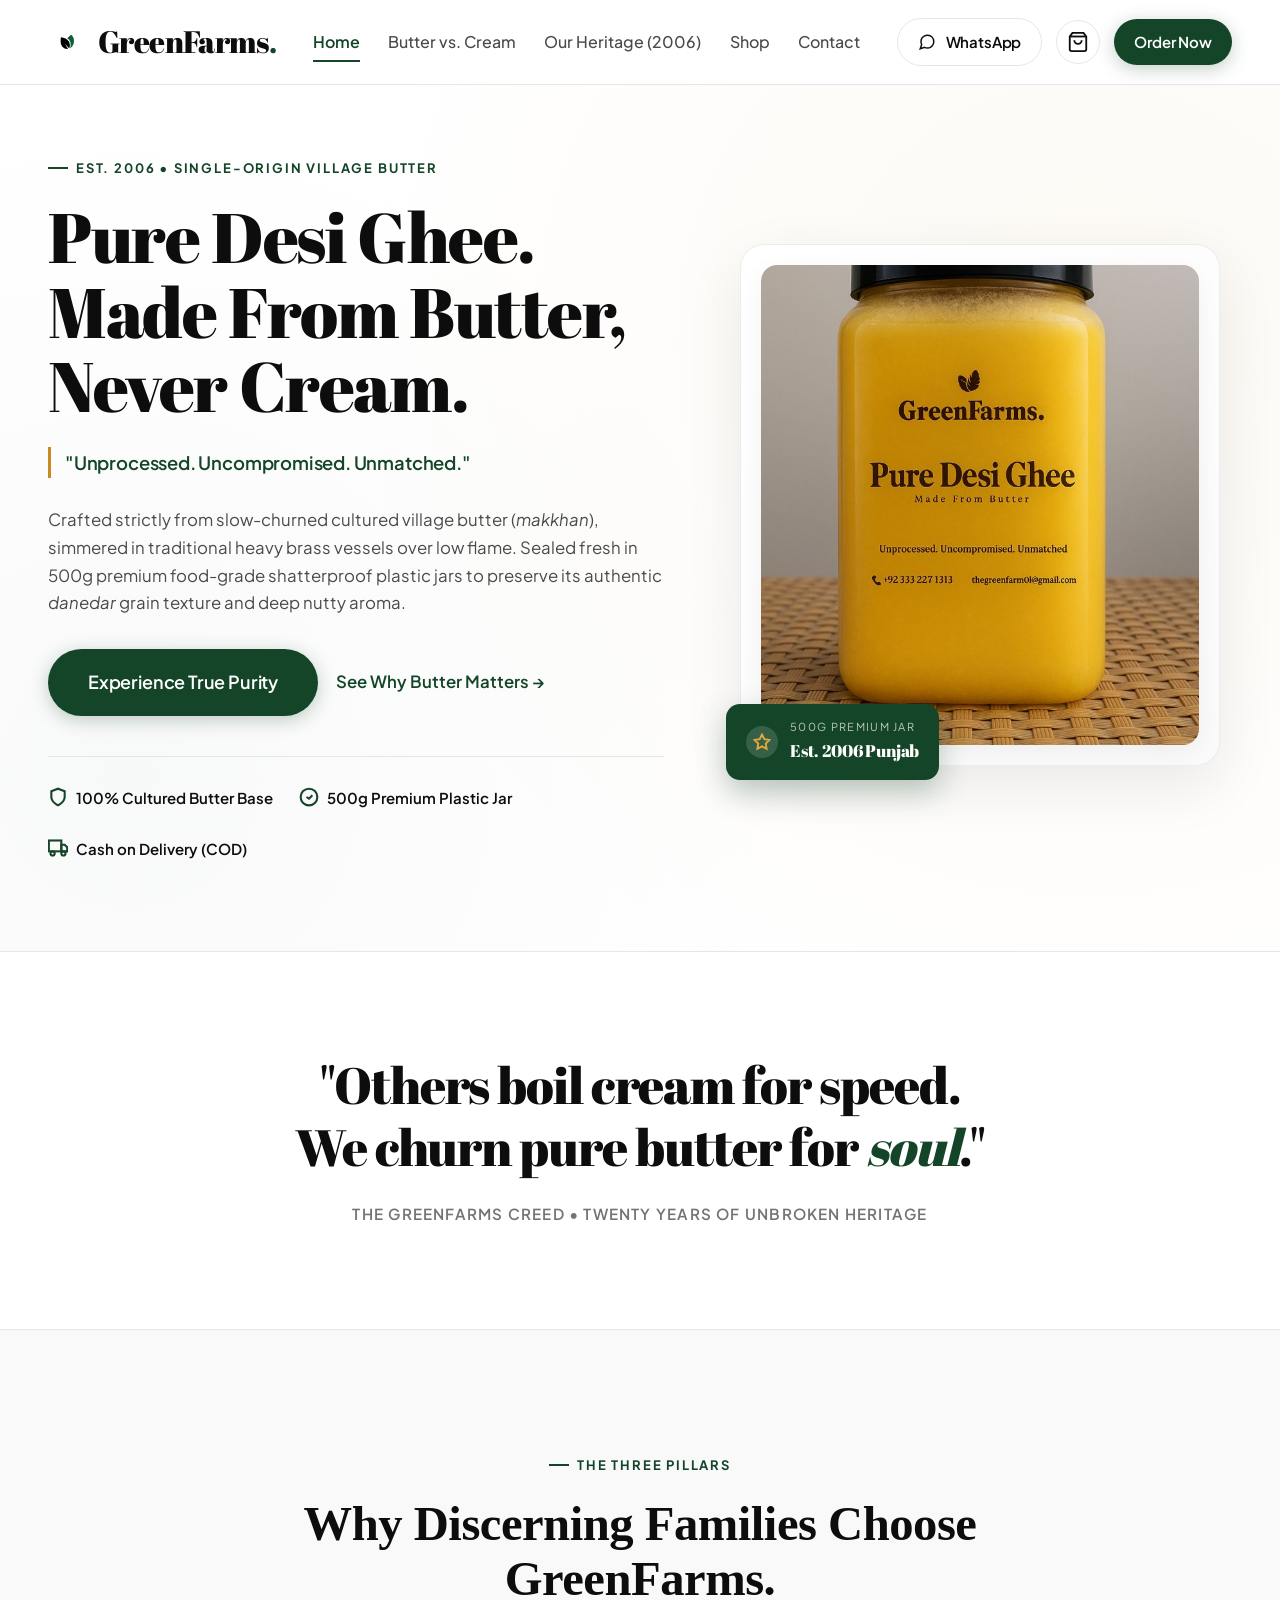
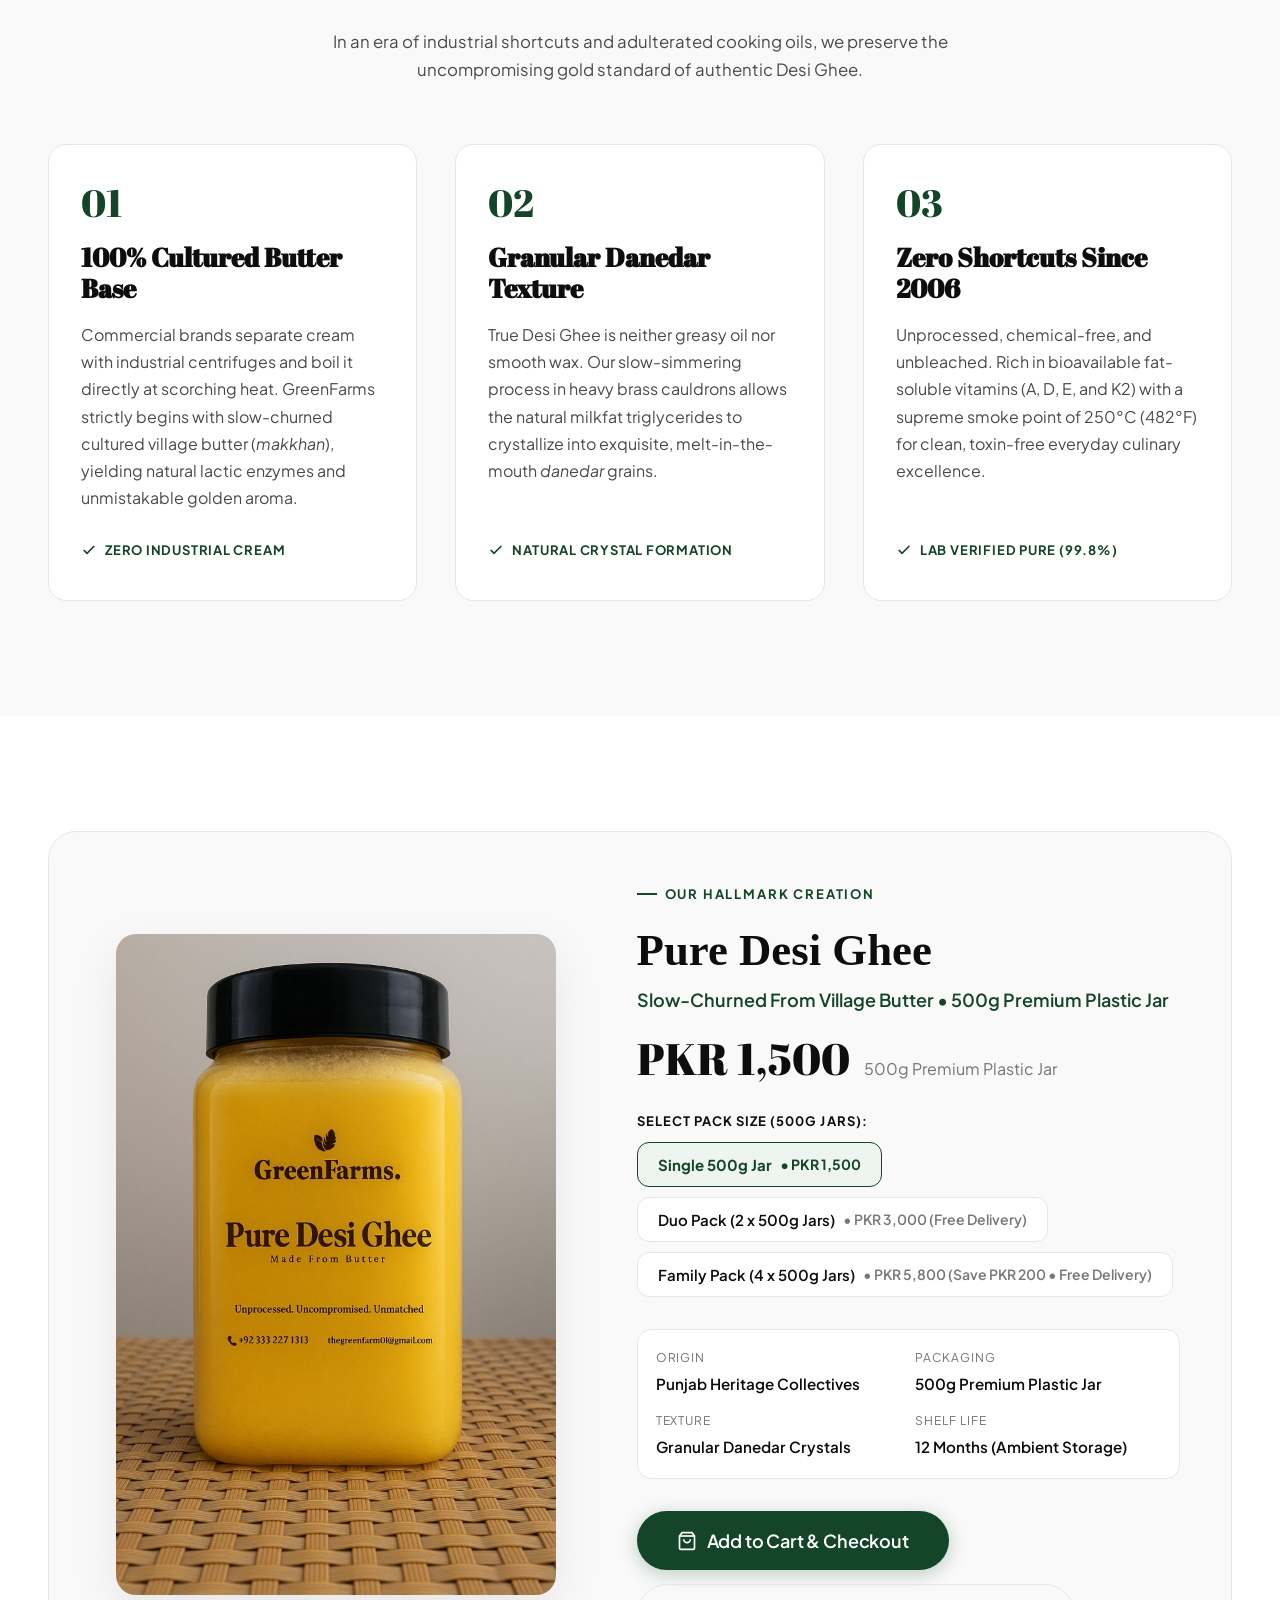
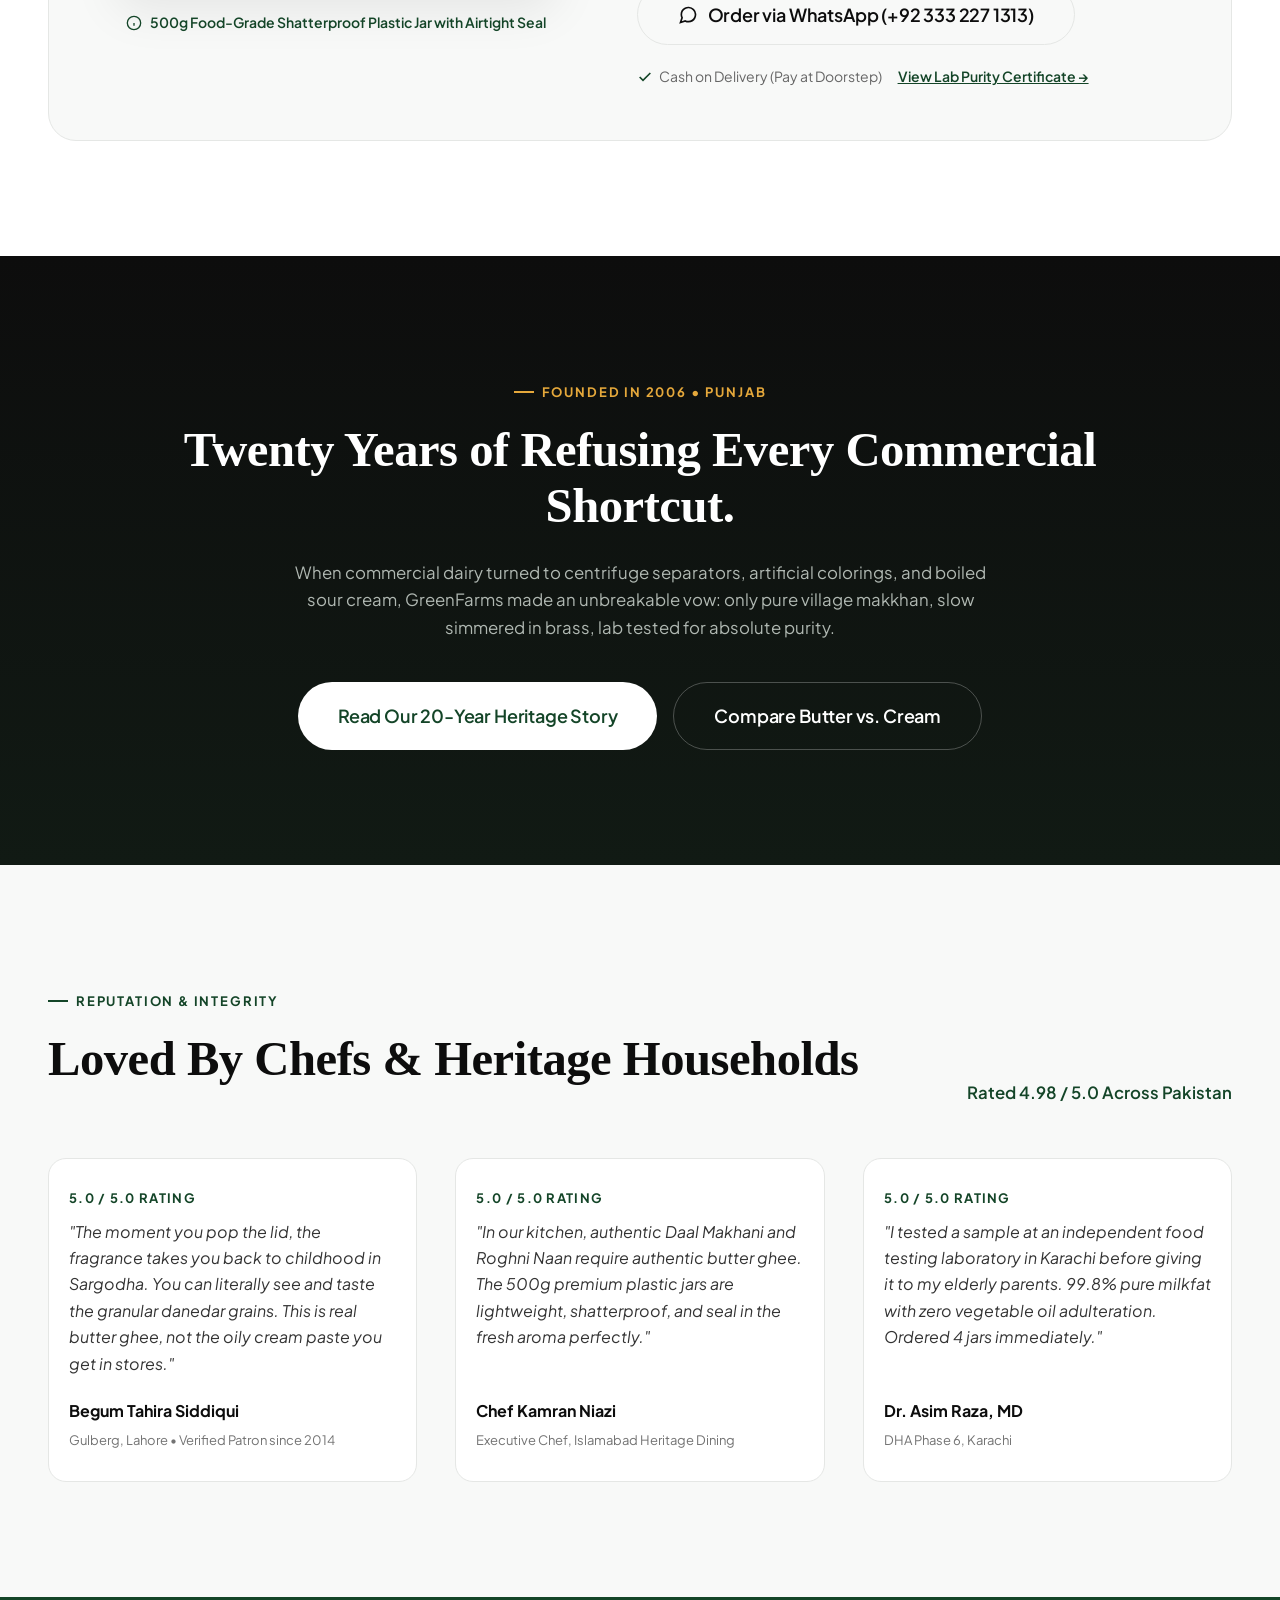
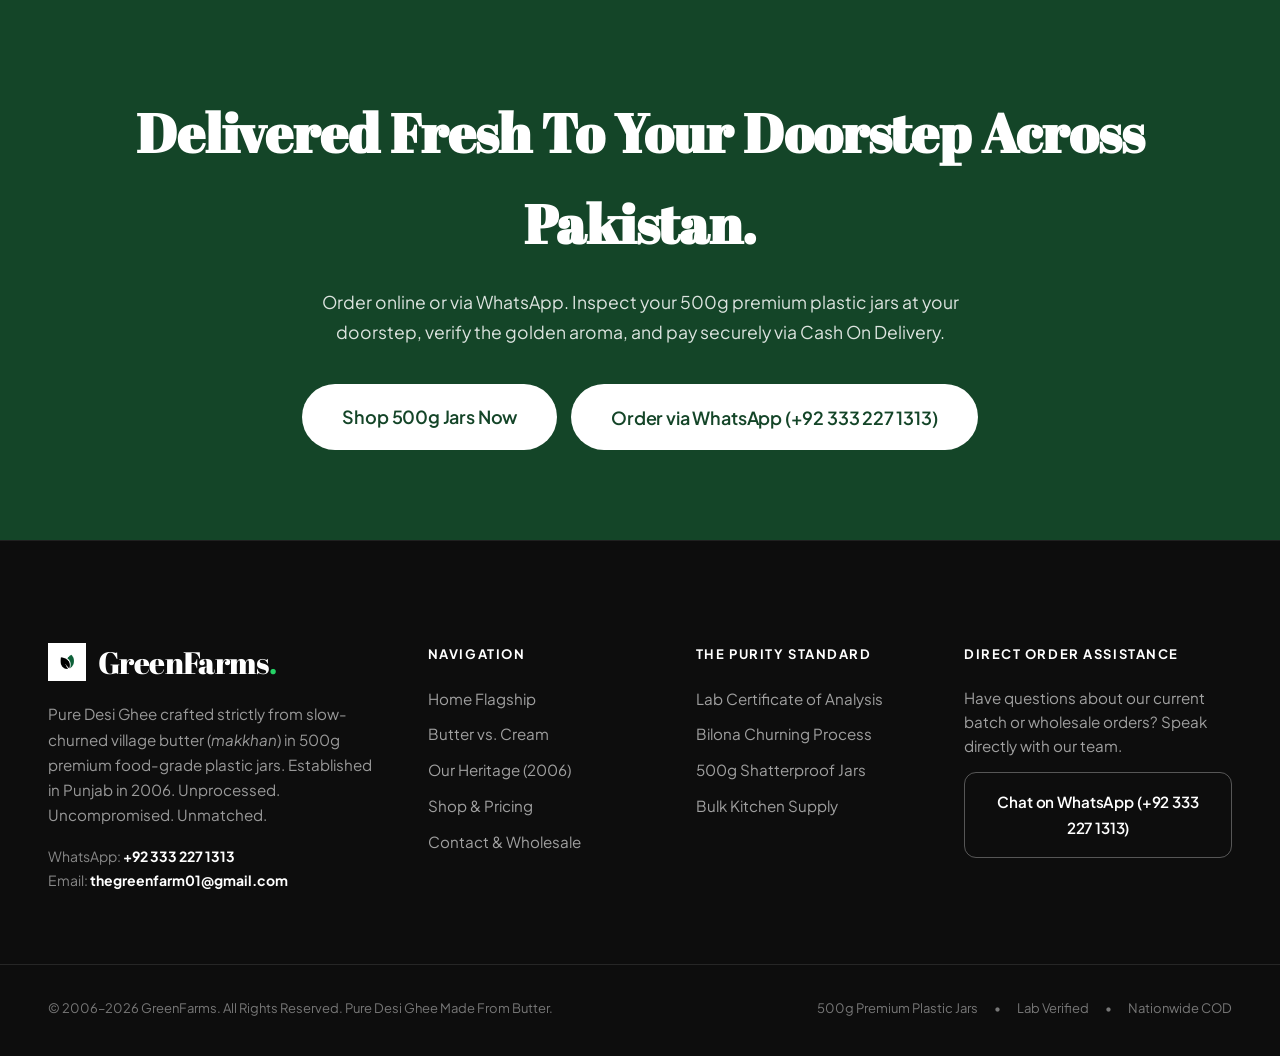
<file: index.html>
<!DOCTYPE html>
<html lang="en">
<head>
  <meta charset="UTF-8">
  <meta name="viewport" content="width=device-width, initial-scale=1.0, maximum-scale=1.0">
  <title>GreenFarms. — Pure Desi Ghee Made From Butter (Est. 2006)</title>
  <meta name="description" content="Authentic village butter-churned Pure Desi Ghee from Punjab, Pakistan. 500g premium food-grade plastic jars. Established 2006. Unprocessed. Uncompromised. Unmatched.">
  
  <!-- Favicon -->
  <link rel="icon" type="image/png" href="assets/images/Crown.png">

  <!-- Google Fonts: Abril Fatface (Display) & Plus Jakarta Sans (Body) -->
  <link rel="preconnect" href="https://fonts.googleapis.com">
  <link rel="preconnect" href="https://fonts.gstatic.com" crossorigin>
  <link href="https://fonts.googleapis.com/css2?family=Abril+Fatface&family=Plus+Jakarta+Sans:wght@300;400;500;600;700&display=swap" rel="stylesheet">

  <!-- Main Stylesheet -->
  <link rel="stylesheet" href="css/main.css">
</head>
<body>

  <!-- Sticky Luxury Header -->
  <header class="site-header">
    <div class="container nav-container">
      <!-- Left: Brand Logo & Wordmark -->
      <a href="index.html" class="brand-logo-link" aria-label="GreenFarms Home">
        <img src="assets/images/Crown.png" alt="GreenFarms Dual Leaf Logo" class="brand-icon">
        <span class="brand-wordmark">GreenFarms<span class="dot">.</span></span>
      </a>

      <!-- Center: Desktop Navigation Links -->
      <nav class="nav-menu" aria-label="Primary Navigation">
        <a href="index.html" class="nav-link active">Home</a>
        <a href="butter-vs-cream.html" class="nav-link">Butter vs. Cream</a>
        <a href="heritage.html" class="nav-link">Our Heritage (2006)</a>
        <a href="shop.html" class="nav-link">Shop</a>
        <a href="contact.html" class="nav-link">Contact</a>
      </nav>

      <!-- Right: Action Buttons -->
      <div class="nav-actions">
        <!-- Desktop WhatsApp (hidden on mobile) -->
        <a href="https://wa.me/923332271313?text=Salam%20GreenFarms.%20I%20would%20like%20to%20inquire%20about%20Pure%20Desi%20Ghee." target="_blank" rel="noopener" class="btn btn-secondary btn-pill-sm desktop-only">
          <svg width="18" height="18" viewBox="0 0 24 24" fill="none" stroke="currentColor" stroke-width="2"><path d="M21 11.5a8.38 8.38 0 0 1-.9 3.8 8.5 8.5 0 0 1-7.6 4.7 8.38 8.38 0 0 1-3.8-.9L3 21l1.9-5.7a8.38 8.38 0 0 1-.9-3.8 8.5 8.5 0 0 1 4.7-7.6 8.38 8.38 0 0 1 3.8-.9h.5a8.48 8.48 0 0 1 8 8v.5z"/></svg>
          <span>WhatsApp</span>
        </a>

        <!-- Cart Drawer Button -->
        <button class="cart-toggle-btn js-cart-toggle" aria-label="Open Cart">
          <svg width="22" height="22" viewBox="0 0 24 24" fill="none" stroke="currentColor" stroke-width="2">
            <path d="M6 2L3 6v14a2 2 0 0 0 2 2h14a2 2 0 0 0 2-2V6l-3-4z"></path>
            <line x1="3" y1="6" x2="21" y2="6"></line>
            <path d="M16 10a4 4 0 0 1-8 0"></path>
          </svg>
          <span class="cart-badge" style="display:none;">0</span>
        </button>

        <!-- Desktop Order Now Button (hidden on mobile) -->
        <a href="shop.html" class="btn btn-primary btn-pill-sm desktop-only">
          Order Now
        </a>

        <!-- Mobile Hamburger Menu Button -->
        <button class="mobile-menu-btn" aria-label="Open Navigation Menu">
          <svg width="22" height="22" viewBox="0 0 24 24" fill="none" stroke="currentColor" stroke-width="2.5" stroke-linecap="round">
            <line x1="3" y1="6" x2="21" y2="6"></line>
            <line x1="3" y1="12" x2="21" y2="12"></line>
            <line x1="3" y1="18" x2="21" y2="18"></line>
          </svg>
        </button>
      </div>
    </div>
  </header>

  <!-- Full-Screen Mobile Navigation Drawer -->
  <div id="mobile-nav-drawer" class="mobile-nav-fullscreen">
    <div class="mobile-nav-header">
      <div class="brand-logo-link">
        <img src="assets/images/Crown.png" alt="GreenFarms Logo" style="width:28px; height:28px;">
        <span class="brand-wordmark" style="font-size:1.25rem;">GreenFarms<span class="dot">.</span></span>
      </div>
      <button id="mobile-nav-close" class="cart-close-btn" aria-label="Close Menu">
        <svg width="18" height="18" viewBox="0 0 24 24" fill="none" stroke="currentColor" stroke-width="2"><line x1="18" y1="6" x2="6" y2="18"></line><line x1="6" y1="6" x2="18" y2="18"></line></svg>
      </button>
    </div>
    <div class="mobile-nav-body">
      <a href="index.html" class="mobile-nav-link-item active">
        <span>Home</span>
        <span>&rarr;</span>
      </a>
      <a href="butter-vs-cream.html" class="mobile-nav-link-item">
        <span>Butter vs. Cream</span>
        <span>&rarr;</span>
      </a>
      <a href="heritage.html" class="mobile-nav-link-item">
        <span>Our Heritage (2006)</span>
        <span>&rarr;</span>
      </a>
      <a href="shop.html" class="mobile-nav-link-item">
        <span>Shop &amp; Order</span>
        <span>&rarr;</span>
      </a>
      <a href="contact.html" class="mobile-nav-link-item">
        <span>Contact &amp; Wholesale</span>
        <span>&rarr;</span>
      </a>
      <div style="margin-top:auto; padding-top:28px; display:flex; flex-direction:column; gap:12px;">
        <a href="shop.html" class="btn btn-primary" style="width:100%;">
          Order Now (PKR 1,500/Jar)
        </a>
        <a href="https://wa.me/923332271313" target="_blank" rel="noopener" class="btn btn-secondary" style="width:100%;">
          WhatsApp (+92 333 227 1313)
        </a>
      </div>
    </div>
  </div>

  <main>
    <!-- PAGE 1: HERO SECTION -->
    <section class="hero-section">
      <div class="container hero-grid">
        <!-- Hero Left Column -->
        <div class="hero-content">
          <div class="eyebrow">EST. 2006 &bull; SINGLE-ORIGIN VILLAGE BUTTER</div>
          <h1 class="hero-headline">
            Pure Desi Ghee.<br>
            Made From Butter, Never Cream.
          </h1>
          <div class="hero-tagline-quote">
            "Unprocessed. Uncompromised. Unmatched."
          </div>
          <p class="editorial-lead">
            Crafted strictly from slow-churned cultured village butter (<em>makkhan</em>), simmered in traditional heavy brass vessels over low flame. Sealed fresh in 500g premium food-grade shatterproof plastic jars to preserve its authentic <em>danedar</em> grain texture and deep nutty aroma.
          </p>

          <div class="hero-cta-group">
            <a href="shop.html" class="btn btn-primary btn-pill-lg">
              Experience True Purity
            </a>
            <a href="butter-vs-cream.html" class="link-arrow" style="font-size:1.05rem;">
              See Why Butter Matters &rarr;
            </a>
          </div>

          <!-- Trust Badges -->
          <div class="hero-trust-row">
            <div class="trust-item">
              <svg width="20" height="20" viewBox="0 0 24 24" fill="none" stroke="currentColor" stroke-width="2.5"><path d="M12 22s8-4 8-10V5l-8-3-8 3v7c0 6 8 10 8 10z"/></svg>
              <span>100% Cultured Butter Base</span>
            </div>
            <div class="trust-item">
              <svg width="20" height="20" viewBox="0 0 24 24" fill="none" stroke="currentColor" stroke-width="2.5"><circle cx="12" cy="12" r="10"/><polyline points="9 12 12 14 16 10"/></svg>
              <span>500g Premium Plastic Jar</span>
            </div>
            <div class="trust-item">
              <svg width="20" height="20" viewBox="0 0 24 24" fill="none" stroke="currentColor" stroke-width="2.5"><rect x="1" y="3" width="15" height="13"/><polygon points="16 8 20 8 23 11 23 16 16 16 16 8"/><circle cx="5.5" cy="18.5" r="2.5"/><circle cx="18.5" cy="18.5" r="2.5"/></svg>
              <span>Cash on Delivery (COD)</span>
            </div>
          </div>
        </div>

        <!-- Hero Right Column: Jar Showcase -->
        <div class="hero-image-wrap">
          <div class="hero-jar-pedestal">
            <!-- Authentic Ghee Jar Image -->
            <img src="assets/images/ghee-jar.jpg" alt="GreenFarms Pure Desi Ghee Made From Butter 500g Premium Plastic Jar" class="hero-jar-img">

            <!-- Floating Purity Stamp -->
            <div class="floating-purity-stamp">
              <div class="stamp-icon">
                <svg width="18" height="18" viewBox="0 0 24 24" fill="none" stroke="currentColor" stroke-width="2.5"><path d="M12 2l3.09 6.26L22 9.27l-5 4.87 1.18 6.88L12 17.77l-6.18 3.25L7 14.14 2 9.27l6.91-1.01L12 2z"/></svg>
              </div>
              <div>
                <div class="stamp-text-sup">500g Premium Jar</div>
                <div class="stamp-text-main">Est. 2006 Punjab</div>
              </div>
            </div>
          </div>
        </div>
      </div>
    </section>

    <!-- OVERSIZED STATEMENT BANNER -->
    <section class="statement-banner">
      <div class="container">
        <blockquote class="statement-quote">
          "Others boil cream for speed.<br>
          We churn pure butter for <em>soul</em>."
        </blockquote>
        <div class="statement-sub">
          The GreenFarms Creed &bull; Twenty Years of Unbroken Heritage
        </div>
      </div>
    </section>

    <!-- CORE DIFFERENTIATOR TRIO -->
    <section class="section-editorial bg-alabaster">
      <div class="container">
        <div style="text-align:center; max-width:760px; margin:0 auto clamp(36px, 5vw, 60px);">
          <div class="eyebrow" style="justify-content:center;">THE THREE PILLARS</div>
          <h2 class="section-headline">Why Discerning Families Choose GreenFarms.</h2>
          <p class="editorial-lead" style="margin:0 auto;">
            In an era of industrial shortcuts and adulterated cooking oils, we preserve the uncompromising gold standard of authentic Desi Ghee.
          </p>
        </div>

        <div class="trio-grid">
          <!-- Pillar 1 -->
          <article class="trio-card">
            <div class="trio-numeral">01</div>
            <h3 class="trio-title">100% Cultured Butter Base</h3>
            <p class="trio-copy">
              Commercial brands separate cream with industrial centrifuges and boil it directly at scorching heat. GreenFarms strictly begins with slow-churned cultured village butter (<em>makkhan</em>), yielding natural lactic enzymes and unmistakable golden aroma.
            </p>
            <div class="trio-badge-row">
              <svg width="16" height="16" viewBox="0 0 24 24" fill="none" stroke="currentColor" stroke-width="2.5"><polyline points="20 6 9 17 4 12"/></svg>
              <span>Zero Industrial Cream</span>
            </div>
          </article>

          <!-- Pillar 2 -->
          <article class="trio-card">
            <div class="trio-numeral">02</div>
            <h3 class="trio-title">Granular Danedar Texture</h3>
            <p class="trio-copy">
              True Desi Ghee is neither greasy oil nor smooth wax. Our slow-simmering process in heavy brass cauldrons allows the natural milkfat triglycerides to crystallize into exquisite, melt-in-the-mouth <em>danedar</em> grains.
            </p>
            <div class="trio-badge-row">
              <svg width="16" height="16" viewBox="0 0 24 24" fill="none" stroke="currentColor" stroke-width="2.5"><polyline points="20 6 9 17 4 12"/></svg>
              <span>Natural Crystal Formation</span>
            </div>
          </article>

          <!-- Pillar 3 -->
          <article class="trio-card">
            <div class="trio-numeral">03</div>
            <h3 class="trio-title">Zero Shortcuts Since 2006</h3>
            <p class="trio-copy">
              Unprocessed, chemical-free, and unbleached. Rich in bioavailable fat-soluble vitamins (A, D, E, and K2) with a supreme smoke point of 250&deg;C (482&deg;F) for clean, toxin-free everyday culinary excellence.
            </p>
            <div class="trio-badge-row">
              <svg width="16" height="16" viewBox="0 0 24 24" fill="none" stroke="currentColor" stroke-width="2.5"><polyline points="20 6 9 17 4 12"/></svg>
              <span>Lab Verified Pure (99.8%)</span>
            </div>
          </article>
        </div>
      </div>
    </section>

    <!-- GRAND PRODUCT FEATURE SECTION (STRICTLY 500G JARS) -->
    <section class="section-editorial bg-white">
      <div class="container">
        <div class="product-feature-grid">
          <!-- Left: Jar Showcase -->
          <div class="product-feature-image-wrap">
            <img src="assets/images/ghee-jar.jpg" alt="Pure Desi Ghee 500g Premium Plastic Jar" class="product-feature-img">
            <div style="margin-top:16px; display:inline-flex; align-items:center; gap:8px; font-size:0.875rem; color:var(--color-primary); font-weight:600;">
              <svg width="16" height="16" viewBox="0 0 24 24" fill="none" stroke="currentColor" stroke-width="2"><circle cx="12" cy="12" r="10"/><path d="M12 16v-4"/><path d="M12 8h.01"/></svg>
              <span>500g Food-Grade Shatterproof Plastic Jar with Airtight Seal</span>
            </div>
          </div>

          <!-- Right: Details & Direct Order Form -->
          <div class="product-details-content">
            <div class="eyebrow">OUR HALLMARK CREATION</div>
            <h2 class="product-title">Pure Desi Ghee</h2>
            <div class="product-subtitle">Slow-Churned From Village Butter &bull; 500g Premium Plastic Jar</div>

            <!-- Price & Weight Display -->
            <div class="product-price-row">
              <div id="featured-price-val" class="product-price">PKR 1,500</div>
              <div id="featured-weight-val" class="product-price-sub">500g Premium Plastic Jar</div>
            </div>

            <!-- Size / Pack Selector Buttons (500g Jars) -->
            <div>
              <span class="size-selector-label">Select Pack Size (500g Jars):</span>
              <div class="size-selector-group">
                <button type="button" class="size-btn js-size-btn active" data-weight="Single 500g Jar" data-price="1500" data-title="Pure Desi Ghee (Single 500g Jar)">
                  <span>Single 500g Jar</span>
                  <span style="color:var(--color-primary); font-weight:700; font-size:0.875rem;">&bull; PKR 1,500</span>
                </button>
                <button type="button" class="size-btn js-size-btn" data-weight="Duo Pack (2 x 500g)" data-price="3000" data-title="Pure Desi Ghee (2 x 500g Duo Pack)">
                  <span>Duo Pack (2 x 500g Jars)</span>
                  <span style="color:#777; font-size:0.875rem;">&bull; PKR 3,000 (Free Delivery)</span>
                </button>
                <button type="button" class="size-btn js-size-btn" data-weight="Family Pack (4 x 500g)" data-price="5800" data-title="Pure Desi Ghee (4 x 500g Family Pack)">
                  <span>Family Pack (4 x 500g Jars)</span>
                  <span style="color:#777; font-size:0.875rem;">&bull; PKR 5,800 (Save PKR 200 &bull; Free Delivery)</span>
                </button>
              </div>
            </div>

            <!-- Specs Grid -->
            <div class="product-specs-list">
              <div class="spec-item">
                <span class="spec-title">Origin</span>
                <span class="spec-val">Punjab Heritage Collectives</span>
              </div>
              <div class="spec-item">
                <span class="spec-title">Packaging</span>
                <span class="spec-val">500g Premium Plastic Jar</span>
              </div>
              <div class="spec-item">
                <span class="spec-title">Texture</span>
                <span class="spec-val">Granular Danedar Crystals</span>
              </div>
              <div class="spec-item">
                <span class="spec-title">Shelf Life</span>
                <span class="spec-val">12 Months (Ambient Storage)</span>
              </div>
            </div>

            <!-- Action Buttons -->
            <div class="product-actions-group">
              <button id="featured-buy-btn" class="btn btn-primary btn-pill-lg" onclick="quickAddAndCheckout('Pure Desi Ghee (500g Premium Plastic Jar)', '500g Jar', 1500)">
                <svg width="20" height="20" viewBox="0 0 24 24" fill="none" stroke="currentColor" stroke-width="2"><path d="M6 2L3 6v14a2 2 0 0 0 2 2h14a2 2 0 0 0 2-2V6l-3-4z"/><line x1="3" y1="6" x2="21" y2="6"/><path d="M16 10a4 4 0 0 1-8 0"/></svg>
                Add to Cart &amp; Checkout
              </button>

              <button id="featured-wa-btn" class="btn btn-secondary btn-pill-lg" onclick="sendWhatsAppOrder('Salam GreenFarms. I want to order 500g Pure Desi Ghee in Premium Plastic Jar for PKR 1,500. Please confirm delivery details.')">
                <svg width="20" height="20" viewBox="0 0 24 24" fill="none" stroke="currentColor" stroke-width="2"><path d="M21 11.5a8.38 8.38 0 0 1-.9 3.8 8.5 8.5 0 0 1-7.6 4.7 8.38 8.38 0 0 1-3.8-.9L3 21l1.9-5.7a8.38 8.38 0 0 1-.9-3.8 8.5 8.5 0 0 1 4.7-7.6 8.38 8.38 0 0 1 3.8-.9h.5a8.48 8.48 0 0 1 8 8v.5z"/></svg>
                Order via WhatsApp (+92 333 227 1313)
              </button>
            </div>

            <div style="margin-top:20px; display:flex; align-items:center; gap:16px; font-size:0.875rem; color:#666; flex-wrap:wrap;">
              <span style="display:flex; align-items:center; gap:6px;">
                <svg width="16" height="16" viewBox="0 0 24 24" fill="none" stroke="#144528" stroke-width="2.5"><polyline points="20 6 9 17 4 12"/></svg>
                Cash on Delivery (Pay at Doorstep)
              </span>
              <span style="display:flex; align-items:center; gap:6px;">
                <a href="javascript:void(0)" onclick="LabModal.open()" style="color:var(--color-primary); text-decoration:underline; font-weight:600;">
                  View Lab Purity Certificate &rarr;
                </a>
              </span>
            </div>
          </div>
        </div>
      </div>
    </section>

    <!-- MONUMENTAL QUOTE & HERITAGE TEASER -->
    <section class="section-editorial bg-dark" style="background:linear-gradient(180deg, #0d0d0d 0%, #111a14 100%);">
      <div class="container" style="text-align:center;">
        <div class="eyebrow eyebrow-light" style="justify-content:center;">FOUNDED IN 2006 &bull; PUNJAB</div>
        <h2 class="section-headline" style="color:#ffffff; max-width:920px; margin:0 auto 1.5rem;">
          Twenty Years of Refusing Every Commercial Shortcut.
        </h2>
        <p class="editorial-lead" style="color:#b0b8b2; margin:0 auto 2.5rem; max-width:720px;">
          When commercial dairy turned to centrifuge separators, artificial colorings, and boiled sour cream, GreenFarms made an unbreakable vow: only pure village makkhan, slow simmered in brass, lab tested for absolute purity.
        </p>
        <div style="display:flex; justify-content:center; gap:16px; flex-wrap:wrap;">
          <a href="heritage.html" class="btn btn-white btn-pill-lg">
            Read Our 20-Year Heritage Story
          </a>
          <a href="butter-vs-cream.html" class="btn btn-secondary btn-pill-lg" style="color:#ffffff; border-color:rgba(255,255,255,0.25);">
            Compare Butter vs. Cream
          </a>
        </div>
      </div>
    </section>

    <!-- TESTIMONIALS & REVIEWS SECTION (Zero Emojis) -->
    <section class="section-editorial bg-alabaster">
      <div class="container">
        <div style="display:flex; justify-content:space-between; align-items:flex-end; flex-wrap:wrap; gap:20px; margin-bottom: clamp(32px, 5vw, 50px);">
          <div>
            <div class="eyebrow">REPUTATION &amp; INTEGRITY</div>
            <h2 class="section-headline">Loved By Chefs &amp; Heritage Households</h2>
          </div>
          <div style="font-size:1.05rem; color:var(--color-primary); font-weight:600;">
            Rated 4.98 / 5.0 Across Pakistan
          </div>
        </div>

        <div class="trio-grid">
          <!-- Review 1 -->
          <div class="trio-card" style="padding:28px 20px;">
            <div style="font-size:0.8125rem; text-transform:uppercase; letter-spacing:0.1em; color:var(--color-primary); font-weight:700; margin-bottom:10px;">5.0 / 5.0 Rating</div>
            <p style="font-size:1rem; font-style:italic; color:#333; margin-bottom:20px; line-height:1.65;">
              "The moment you pop the lid, the fragrance takes you back to childhood in Sargodha. You can literally see and taste the granular danedar grains. This is real butter ghee, not the oily cream paste you get in stores."
            </p>
            <div style="margin-top:auto;">
              <strong style="color:var(--color-ink); display:block; font-size:1rem;">Begum Tahira Siddiqui</strong>
              <span style="color:var(--color-muted); font-size:0.8125rem;">Gulberg, Lahore &bull; Verified Patron since 2014</span>
            </div>
          </div>

          <!-- Review 2 -->
          <div class="trio-card" style="padding:28px 20px;">
            <div style="font-size:0.8125rem; text-transform:uppercase; letter-spacing:0.1em; color:var(--color-primary); font-weight:700; margin-bottom:10px;">5.0 / 5.0 Rating</div>
            <p style="font-size:1rem; font-style:italic; color:#333; margin-bottom:20px; line-height:1.65;">
              "In our kitchen, authentic Daal Makhani and Roghni Naan require authentic butter ghee. The 500g premium plastic jars are lightweight, shatterproof, and seal in the fresh aroma perfectly."
            </p>
            <div style="margin-top:auto;">
              <strong style="color:var(--color-ink); display:block; font-size:1rem;">Chef Kamran Niazi</strong>
              <span style="color:var(--color-muted); font-size:0.8125rem;">Executive Chef, Islamabad Heritage Dining</span>
            </div>
          </div>

          <!-- Review 3 -->
          <div class="trio-card" style="padding:28px 20px;">
            <div style="font-size:0.8125rem; text-transform:uppercase; letter-spacing:0.1em; color:var(--color-primary); font-weight:700; margin-bottom:10px;">5.0 / 5.0 Rating</div>
            <p style="font-size:1rem; font-style:italic; color:#333; margin-bottom:20px; line-height:1.65;">
              "I tested a sample at an independent food testing laboratory in Karachi before giving it to my elderly parents. 99.8% pure milkfat with zero vegetable oil adulteration. Ordered 4 jars immediately."
            </p>
            <div style="margin-top:auto;">
              <strong style="color:var(--color-ink); display:block; font-size:1rem;">Dr. Asim Raza, MD</strong>
              <span style="color:var(--color-muted); font-size:0.8125rem;">DHA Phase 6, Karachi</span>
            </div>
          </div>
        </div>
      </div>
    </section>

    <!-- NATIONWIDE CASH ON DELIVERY BANNER -->
    <section class="section-editorial bg-forest" style="padding: clamp(50px, 7vw, 90px) 0;">
      <div class="container" style="text-align:center;">
        <h2 style="font-family:var(--font-display); font-size:clamp(2.15rem, 4.2vw, 3.8rem); color:#ffffff; margin-bottom:1.15rem;">
          Delivered Fresh To Your Doorstep Across Pakistan.
        </h2>
        <p style="font-size:1.1rem; color:rgba(255,255,255,0.85); max-width:680px; margin:0 auto 2.25rem;">
          Order online or via WhatsApp. Inspect your 500g premium plastic jars at your doorstep, verify the golden aroma, and pay securely via Cash On Delivery.
        </p>
        <div style="display:flex; justify-content:center; gap:14px; flex-wrap:wrap;">
          <a href="shop.html" class="btn btn-white btn-pill-lg">
            Shop 500g Jars Now
          </a>
          <button onclick="sendWhatsAppOrder()" class="btn btn-secondary btn-pill-lg" style="background:#ffffff; color:var(--color-primary); border:none;">
            Order via WhatsApp (+92 333 227 1313)
          </button>
        </div>
      </div>
    </section>
  </main>

  <!-- CART SLIDE-OUT DRAWER -->
  <div id="cart-backdrop" class="cart-backdrop"></div>
  <aside id="cart-drawer" class="cart-drawer" aria-label="Shopping Cart">
    <div class="cart-drawer-header">
      <div class="cart-drawer-title">Your Pantry Cart</div>
      <button id="cart-close-btn" class="cart-close-btn" aria-label="Close cart">
        <svg width="18" height="18" viewBox="0 0 24 24" fill="none" stroke="currentColor" stroke-width="2"><line x1="18" y1="6" x2="6" y2="18"></line><line x1="6" y1="6" x2="18" y2="18"></line></svg>
      </button>
    </div>

    <!-- Free Shipping Indicator -->
    <div class="shipping-meter-wrap">
      <div id="shipping-meter-text">Add <strong>PKR 3,000</strong> for <strong>FREE Delivery</strong></div>
      <div class="shipping-meter-bar">
        <div id="shipping-progress" class="shipping-meter-progress"></div>
      </div>
    </div>

    <!-- Cart Items View -->
    <div id="cart-items-container" class="cart-items-list">
      <!-- Injected dynamically via JS -->
    </div>

    <!-- Empty State View -->
    <div id="cart-empty-view" class="cart-empty-state">
      <svg width="56" height="56" viewBox="0 0 24 24" fill="none" stroke="#ccc" stroke-width="1.5" style="margin:0 auto;"><path d="M6 2L3 6v14a2 2 0 0 0 2 2h14a2 2 0 0 0 2-2V6l-3-4z"/><line x1="3" y1="6" x2="21" y2="6"/><path d="M16 10a4 4 0 0 1-8 0"/></svg>
      <div class="cart-empty-title">Your Cart is Empty</div>
      <p style="color:#777; font-size:0.9rem; margin-bottom:18px;">Experience the purity of traditional butter-churned Desi Ghee in 500g premium plastic jars.</p>
      <a href="shop.html" onclick="closeCart()" class="btn btn-primary btn-pill-sm">Explore Shop</a>
    </div>

    <!-- Cart Footer Controls -->
    <div id="cart-footer-view" class="cart-drawer-footer" style="display:none;">
      <div class="cart-total-row">
        <span>Subtotal</span>
        <strong id="cart-subtotal-val">PKR 0</strong>
      </div>
      <div class="cart-total-row">
        <span>Delivery (Across Pakistan)</span>
        <strong id="cart-shipping-val">PKR 250</strong>
      </div>
      <div class="cart-total-row cart-grand-total">
        <span>Total Payable (COD):</span>
        <span id="cart-grand-total-val" class="num">PKR 0</span>
      </div>

      <div class="cart-checkout-actions">
        <button onclick="CODCheckout.open()" class="btn btn-primary" style="width:100%; border-radius:12px;">
          Cash on Delivery Checkout &rarr;
        </button>
        <button onclick="sendWhatsAppOrder()" class="btn btn-secondary" style="width:100%; border-radius:12px;">
          Quick Order via WhatsApp
        </button>
      </div>
    </div>
  </aside>

  <!-- COD CHECKOUT MODAL -->
  <div id="cod-modal" class="modal-backdrop">
    <div class="modal-box">
      <button class="modal-close-x" onclick="CODCheckout.close()" aria-label="Close Modal">
        <svg width="18" height="18" viewBox="0 0 24 24" fill="none" stroke="currentColor" stroke-width="2"><line x1="18" y1="6" x2="6" y2="18"></line><line x1="6" y1="6" x2="18" y2="18"></line></svg>
      </button>
      <div id="cod-modal-content">
        <div class="eyebrow">FAST &amp; SECURE CHECKOUT</div>
        <h2 style="font-family:var(--font-display); font-size:2rem; color:var(--color-ink); margin-bottom:10px;">
          Cash on Delivery Order
        </h2>
        <p style="color:#666; font-size:0.95rem; margin-bottom:20px;">
          Fill in your doorstep delivery details. Pay in cash when the courier arrives.
        </p>

        <!-- Summary preview -->
        <div style="background:var(--color-alabaster); padding:14px 18px; border-radius:14px; margin-bottom:20px; border:1px solid var(--color-border);">
          <div id="cod-summary-list"></div>
          <div style="display:flex; justify-content:space-between; margin-top:10px; padding-top:8px; border-top:1.5px solid #0d0d0d; font-size:1.1rem; font-weight:700;">
            <span>Grand Total:</span>
            <span id="cod-total-amount" style="color:var(--color-primary); font-family:var(--font-display);">PKR 0</span>
          </div>
        </div>

        <form id="cod-form" onsubmit="CODCheckout.submit(event)">
          <div class="form-group">
            <label class="form-label" for="customer_name">Full Name *</label>
            <input type="text" id="customer_name" name="customer_name" class="form-control" placeholder="e.g. Tariq Mehmood" required>
          </div>

          <div class="form-group">
            <label class="form-label" for="customer_phone">Phone / WhatsApp Number *</label>
            <input type="tel" id="customer_phone" name="customer_phone" class="form-control" placeholder="e.g. 0333 1234567" required>
          </div>

          <div class="form-group">
            <label class="form-label" for="customer_city">Delivery City *</label>
            <input type="text" id="customer_city" name="customer_city" class="form-control" placeholder="e.g. Lahore, Karachi, Islamabad..." required>
          </div>

          <div class="form-group">
            <label class="form-label" for="customer_address">Full Street / House Address *</label>
            <textarea id="customer_address" name="customer_address" class="form-control" placeholder="House #, Street #, Sector / Colony" required></textarea>
          </div>

          <button type="submit" class="btn btn-primary" style="width:100%; border-radius:12px; padding:16px; font-size:1.05rem; margin-top:10px;">
            Confirm Cash on Delivery Order &rarr;
          </button>
        </form>
      </div>
    </div>
  </div>

  <!-- LAB CERTIFICATE MODAL -->
  <div id="lab-cert-modal" class="modal-backdrop">
    <div class="modal-box" style="max-width:680px;">
      <button class="modal-close-x" onclick="LabModal.close()" aria-label="Close Modal">
        <svg width="18" height="18" viewBox="0 0 24 24" fill="none" stroke="currentColor" stroke-width="2"><line x1="18" y1="6" x2="6" y2="18"></line><line x1="6" y1="6" x2="18" y2="18"></line></svg>
      </button>
      <div class="lab-cert-header">
        <div>
          <span style="font-size:0.75rem; letter-spacing:0.12em; text-transform:uppercase; color:var(--color-primary); font-weight:700;">OFFICIAL CERTIFICATE OF ANALYSIS</span>
          <h3 style="font-family:var(--font-display); font-size:1.75rem; color:var(--color-ink);">GreenFarms. Laboratory Verification</h3>
        </div>
        <div>
          <span class="cert-pass-pill">100% PASS</span>
          <div style="font-size:0.8125rem; color:#777; margin-top:4px;">Batch: #GF-2026-B9</div>
        </div>
      </div>

      <p style="font-size:0.95rem; color:#555; line-height:1.6; margin-bottom:16px;">
        Every single harvest of GreenFarms Pure Desi Ghee is independently analyzed for fat purity, volatile fatty acid profile (Reichert-Meissl test), and zero foreign vegetable or animal fat adulteration.
      </p>

      <table class="lab-cert-table">
        <thead>
          <tr>
            <th>Test Parameter</th>
            <th>Standard Requirement</th>
            <th>GreenFarms Tested Value</th>
            <th>Status</th>
          </tr>
        </thead>
        <tbody>
          <tr>
            <td><strong>Milk Fat Purity</strong></td>
            <td>Min 99.0%</td>
            <td style="color:var(--color-primary); font-weight:700;">99.82%</td>
            <td><span class="cert-pass-pill">Compliant</span></td>
          </tr>
          <tr>
            <td><strong>Moisture Content</strong></td>
            <td>Max 0.3%</td>
            <td style="color:var(--color-primary); font-weight:700;">0.14%</td>
            <td><span class="cert-pass-pill">Compliant</span></td>
          </tr>
          <tr>
            <td><strong>Reichert-Meissl (RM) Value</strong></td>
            <td>Min 26.0 (Butter Fat Marker)</td>
            <td style="color:var(--color-primary); font-weight:700;">28.6</td>
            <td><span class="cert-pass-pill">Pure Butter</span></td>
          </tr>
          <tr>
            <td><strong>Baudouin Test (Vanaspati Fat)</strong></td>
            <td>Negative</td>
            <td style="color:var(--color-primary); font-weight:700;">Negative (0.00%)</td>
            <td><span class="cert-pass-pill">Absence Verified</span></td>
          </tr>
          <tr>
            <td><strong>Added Colors &amp; Flavors</strong></td>
            <td>Nil</td>
            <td style="color:var(--color-primary); font-weight:700;">Zero (Natural Golden Carotene)</td>
            <td><span class="cert-pass-pill">Pure</span></td>
          </tr>
        </tbody>
      </table>

      <div style="margin-top:20px; padding:14px; background:#f0f6f2; border-radius:12px; font-size:0.875rem; color:#144528;">
        <strong>Purity Guarantee:</strong> GreenFarms guarantees 100% refund plus lab test reimbursement if any GreenFarms jar fails accredited food laboratory purity testing.
      </div>
    </div>
  </div>

  <!-- GLOBAL FOOTER -->
  <footer class="site-footer">
    <div class="container footer-grid">
      <!-- Col 1: Brand Info -->
      <div>
        <a href="index.html" class="brand-logo-link" style="color:#ffffff;">
          <img src="assets/images/Crown.png" alt="GreenFarms Icon" class="brand-icon">
          <span class="brand-wordmark" style="color:#ffffff;">GreenFarms<span class="dot" style="color:#25D366;">.</span></span>
        </a>
        <p class="footer-brand-bio">
          Pure Desi Ghee crafted strictly from slow-churned village butter (<em>makkhan</em>) in 500g premium food-grade plastic jars. Established in Punjab in 2006. Unprocessed. Uncompromised. Unmatched.
        </p>
        <div style="margin-top:18px; font-size:0.875rem; color:#888;">
          WhatsApp: <strong style="color:#ffffff;">+92 333 227 1313</strong><br>
          Email: <strong style="color:#ffffff;">thegreenfarm01@gmail.com</strong>
        </div>
      </div>

      <!-- Col 2: Navigation -->
      <div>
        <div class="footer-col-title">Navigation</div>
        <div class="footer-links-list">
          <a href="index.html" class="footer-link">Home Flagship</a>
          <a href="butter-vs-cream.html" class="footer-link">Butter vs. Cream</a>
          <a href="heritage.html" class="footer-link">Our Heritage (2006)</a>
          <a href="shop.html" class="footer-link">Shop &amp; Pricing</a>
          <a href="contact.html" class="footer-link">Contact &amp; Wholesale</a>
        </div>
      </div>

      <!-- Col 3: Purity & Trust -->
      <div>
        <div class="footer-col-title">The Purity Standard</div>
        <div class="footer-links-list">
          <a href="javascript:void(0)" onclick="LabModal.open()" class="footer-link">Lab Certificate of Analysis</a>
          <a href="butter-vs-cream.html" class="footer-link">Bilona Churning Process</a>
          <a href="shop.html" class="footer-link">500g Shatterproof Jars</a>
          <a href="contact.html" class="footer-link">Bulk Kitchen Supply</a>
        </div>
      </div>

      <!-- Col 4: Quick Order -->
      <div>
        <div class="footer-col-title">Direct Order Assistance</div>
        <p style="font-size:0.95rem; color:#a0a0a0; line-height:1.6; margin-bottom:14px;">
          Have questions about our current batch or wholesale orders? Speak directly with our team.
        </p>
        <a href="https://wa.me/923332271313" target="_blank" rel="noopener" class="btn btn-secondary" style="width:100%; border-radius:12px; font-size:0.95rem; color:#ffffff; border-color:rgba(255,255,255,0.3);">
          Chat on WhatsApp (+92 333 227 1313)
        </a>
      </div>
    </div>

    <div class="container footer-bottom-bar">
      <div>&copy; 2006&ndash;2026 GreenFarms. All Rights Reserved. Pure Desi Ghee Made From Butter.</div>
      <div style="display:flex; gap:16px; flex-wrap:wrap;">
        <span>500g Premium Plastic Jars</span>
        <span>&bull;</span>
        <span>Lab Verified</span>
        <span>&bull;</span>
        <span>Nationwide COD</span>
      </div>
    </div>
  </footer>

  <script src="js/app.js"></script>
</body>
</html>
</file>
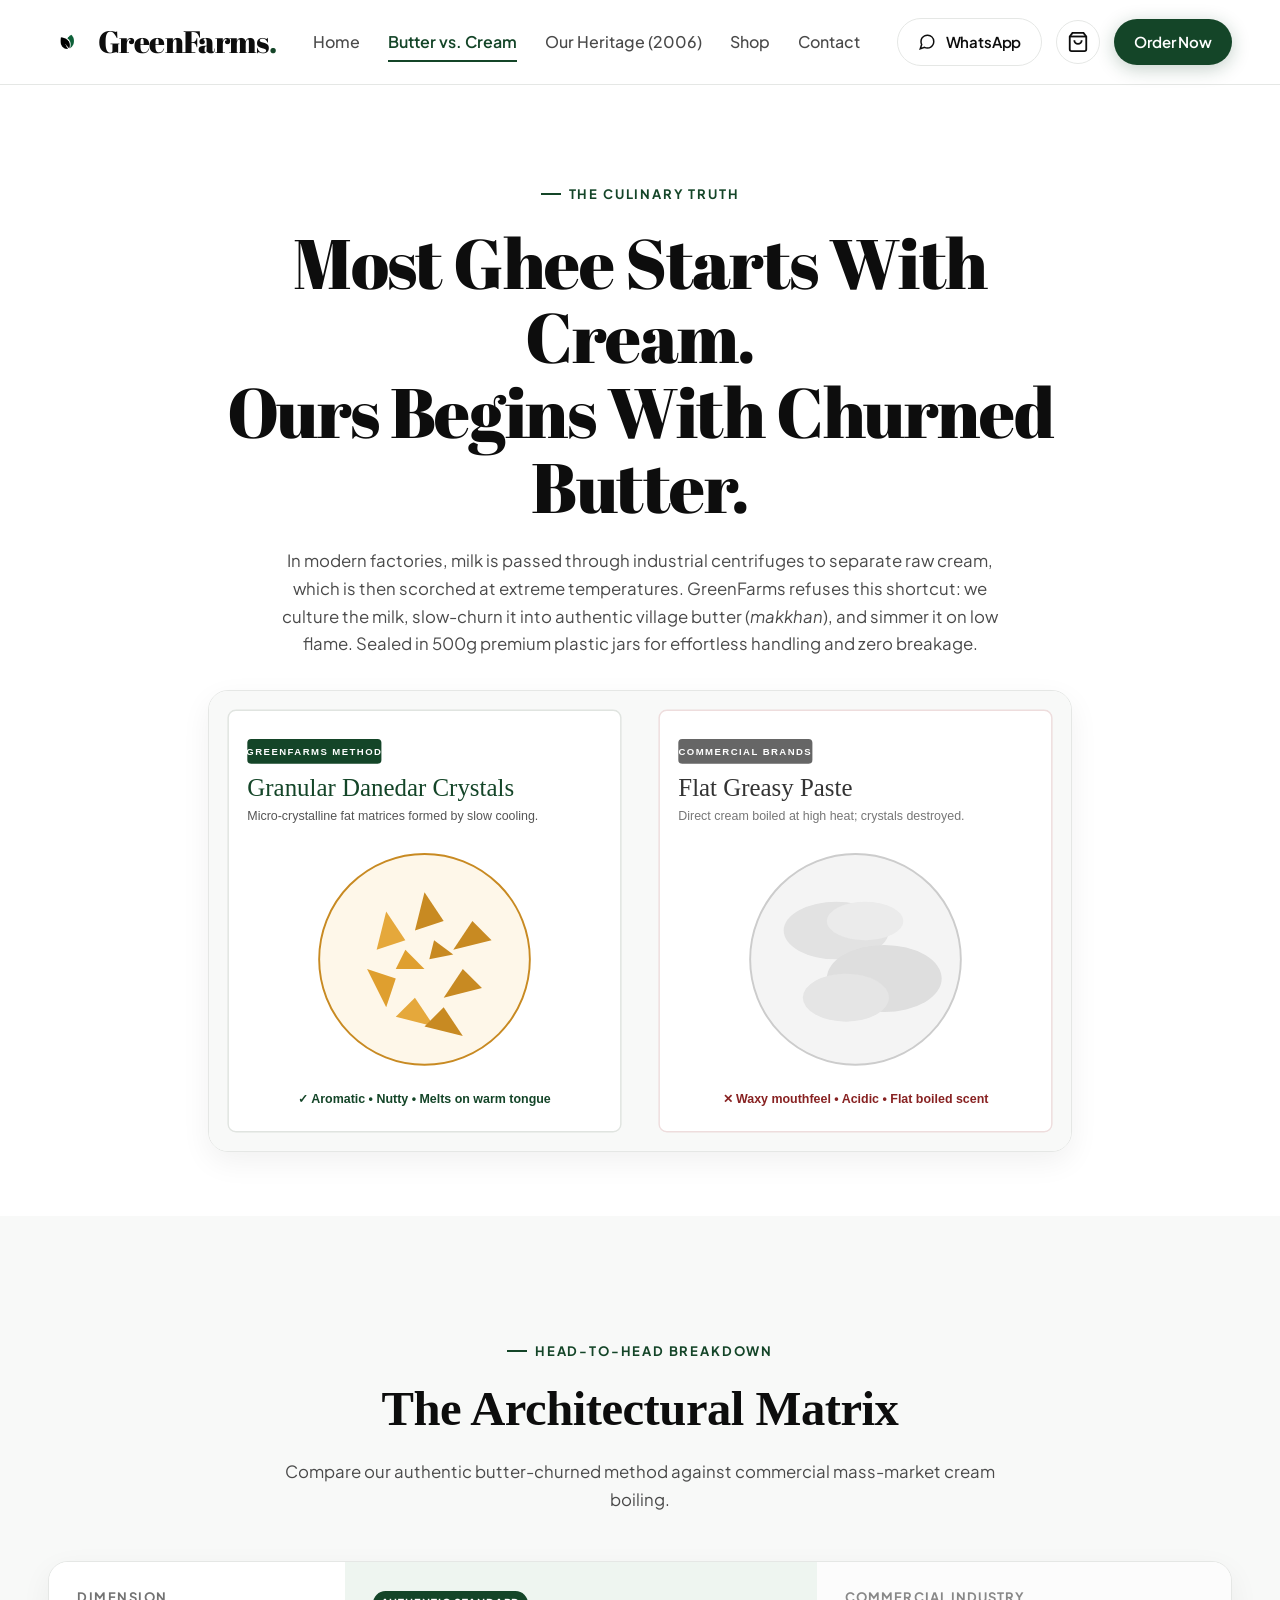
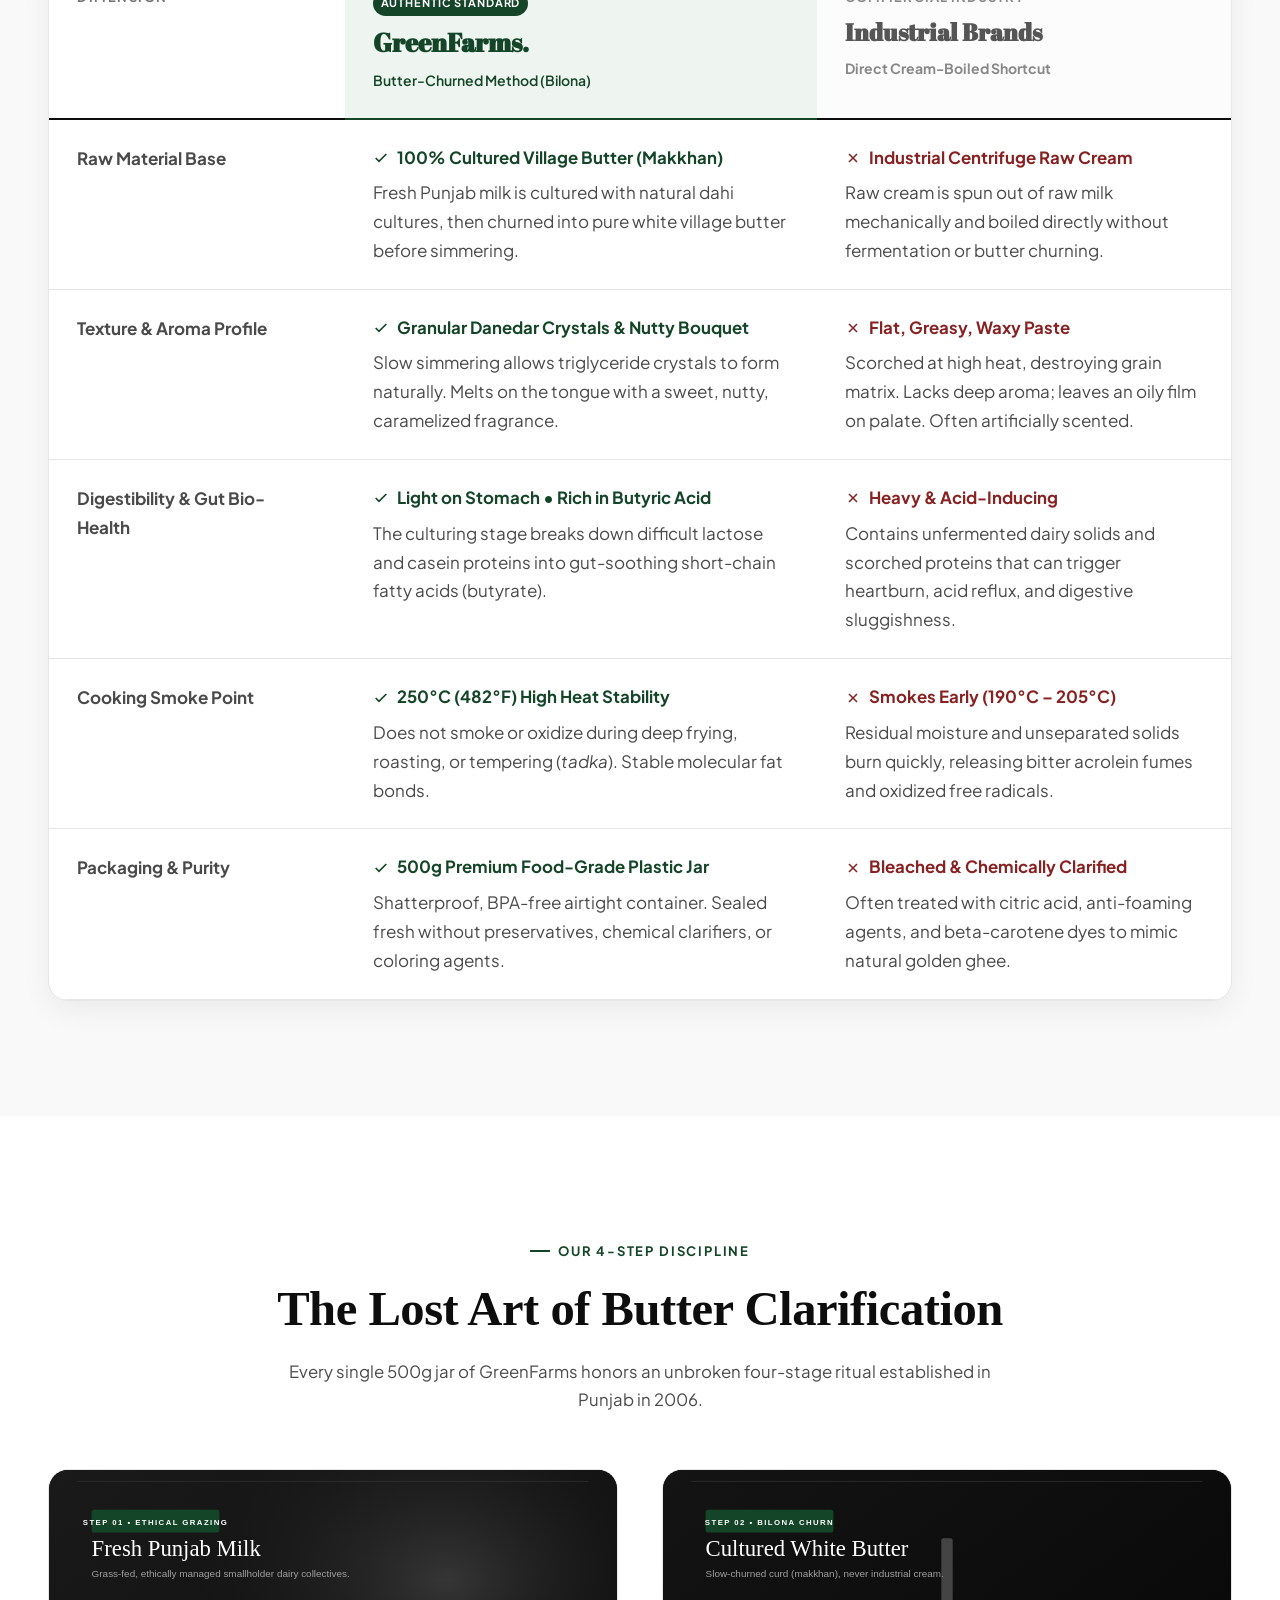
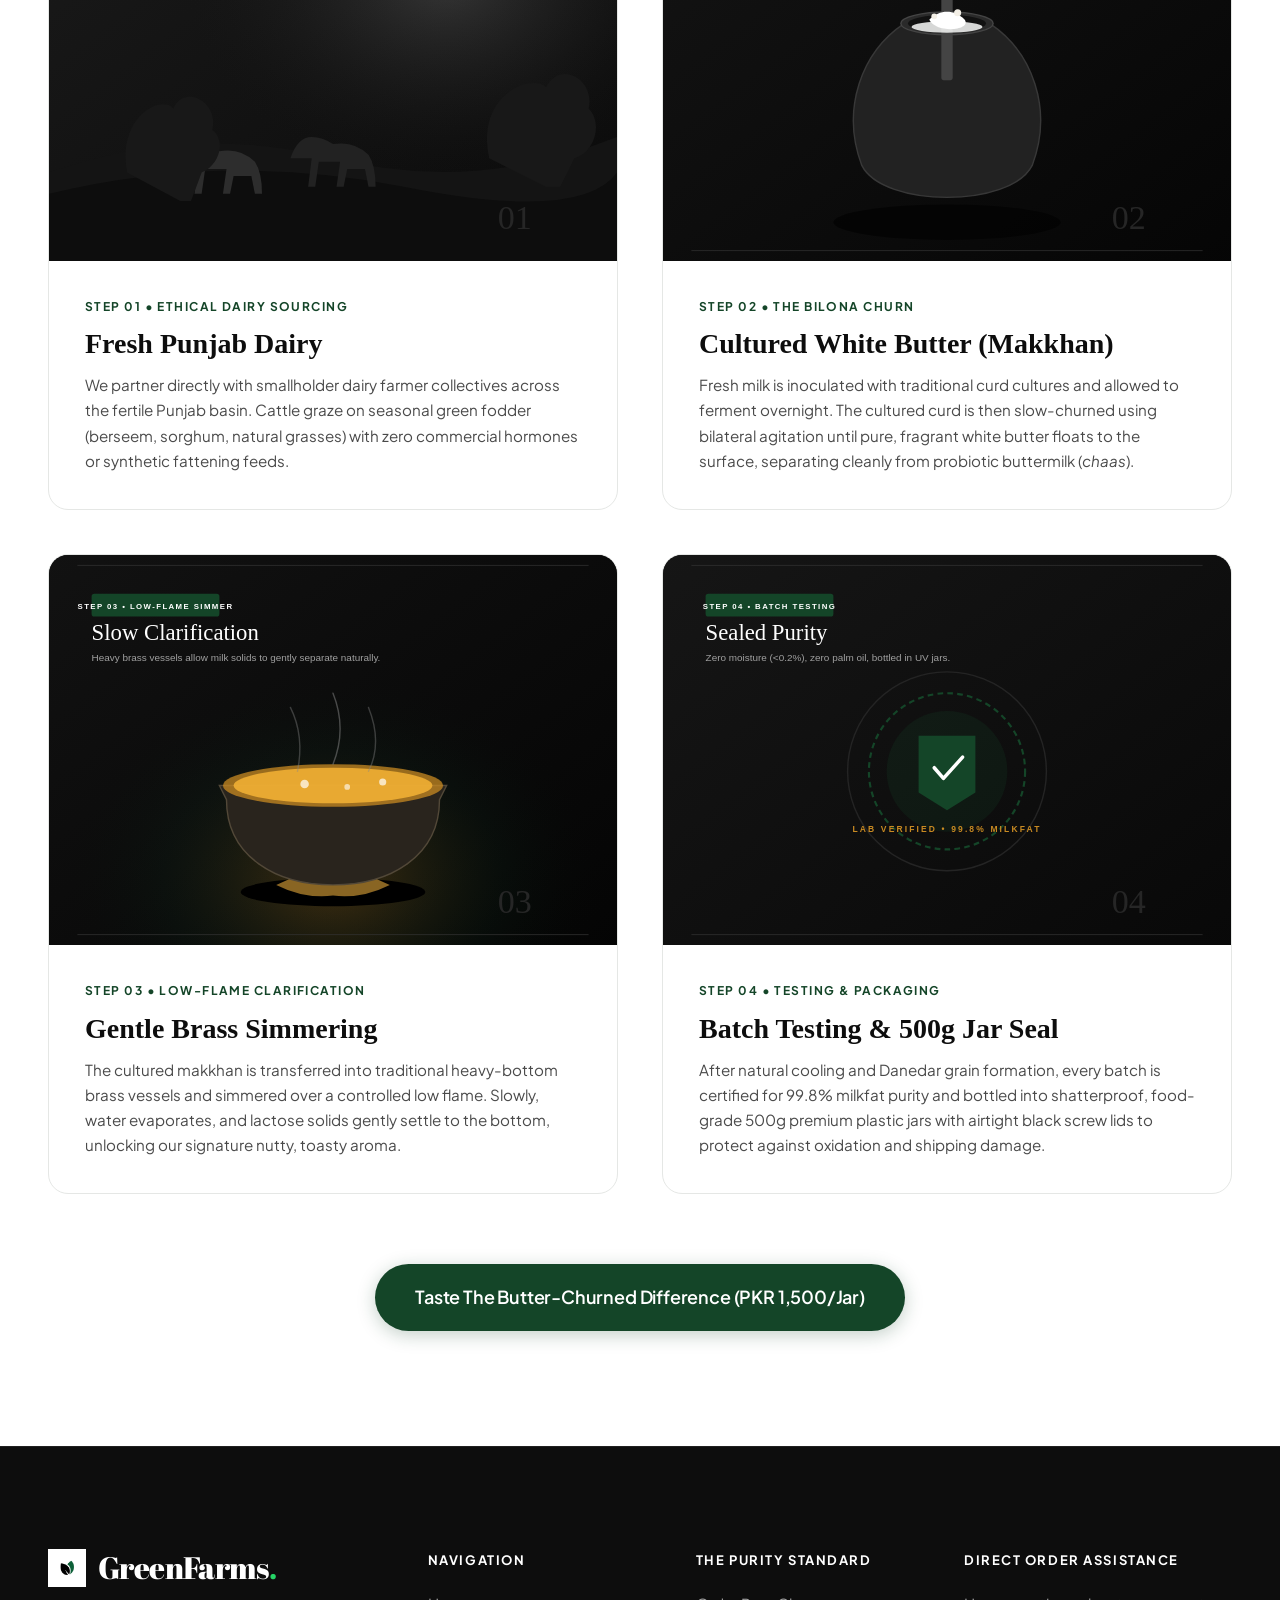
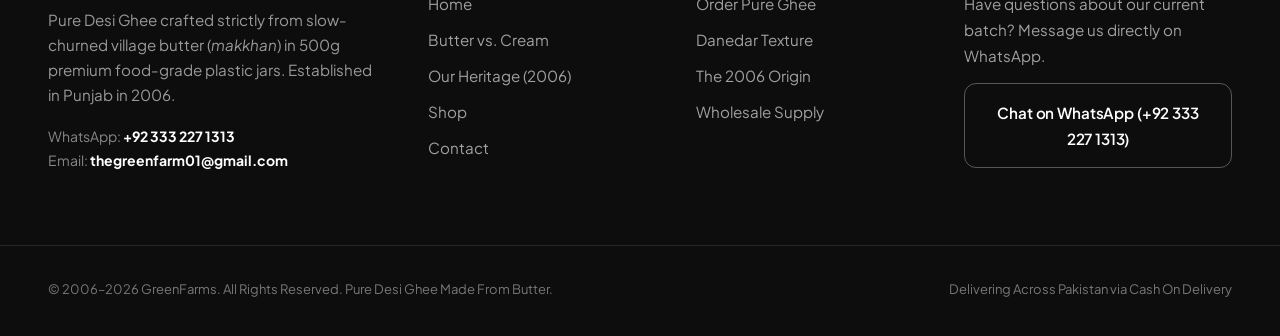
<file: butter-vs-cream.html>
<!DOCTYPE html>
<html lang="en">
<head>
  <meta charset="UTF-8">
  <meta name="viewport" content="width=device-width, initial-scale=1.0, maximum-scale=1.0">
  <title>Butter vs. Cream — The GreenFarms Difference</title>
  <meta name="description" content="Discover why most commercial ghee is boiled from cream while GreenFarms is slow-churned from pure village butter. 500g premium plastic jars.">
  
  <link rel="icon" type="image/png" href="assets/images/Crown.png">
  <link rel="preconnect" href="https://fonts.googleapis.com">
  <link rel="preconnect" href="https://fonts.gstatic.com" crossorigin>
  <link href="https://fonts.googleapis.com/css2?family=Abril+Fatface&family=Plus+Jakarta+Sans:wght@300;400;500;600;700&display=swap" rel="stylesheet">
  <link rel="stylesheet" href="css/main.css">
</head>
<body>

  <!-- Sticky Luxury Header -->
  <header class="site-header">
    <div class="container nav-container">
      <a href="index.html" class="brand-logo-link" aria-label="GreenFarms Home">
        <img src="assets/images/Crown.png" alt="GreenFarms Dual Leaf Logo" class="brand-icon">
        <span class="brand-wordmark">GreenFarms<span class="dot">.</span></span>
      </a>

      <nav class="nav-menu" aria-label="Primary Navigation">
        <a href="index.html" class="nav-link">Home</a>
        <a href="butter-vs-cream.html" class="nav-link active">Butter vs. Cream</a>
        <a href="heritage.html" class="nav-link">Our Heritage (2006)</a>
        <a href="shop.html" class="nav-link">Shop</a>
        <a href="contact.html" class="nav-link">Contact</a>
      </nav>

      <div class="nav-actions">
        <a href="https://wa.me/923332271313?text=Salam%20GreenFarms.%20I%20would%20like%20to%20inquire%20about%20Pure%20Desi%20Ghee." target="_blank" rel="noopener" class="btn btn-secondary btn-pill-sm desktop-only">
          <svg width="18" height="18" viewBox="0 0 24 24" fill="none" stroke="currentColor" stroke-width="2"><path d="M21 11.5a8.38 8.38 0 0 1-.9 3.8 8.5 8.5 0 0 1-7.6 4.7 8.38 8.38 0 0 1-3.8-.9L3 21l1.9-5.7a8.38 8.38 0 0 1-.9-3.8 8.5 8.5 0 0 1 4.7-7.6 8.38 8.38 0 0 1 3.8-.9h.5a8.48 8.48 0 0 1 8 8v.5z"/></svg>
          <span>WhatsApp</span>
        </a>

        <button class="cart-toggle-btn js-cart-toggle" aria-label="Open Cart">
          <svg width="22" height="22" viewBox="0 0 24 24" fill="none" stroke="currentColor" stroke-width="2">
            <path d="M6 2L3 6v14a2 2 0 0 0 2 2h14a2 2 0 0 0 2-2V6l-3-4z"></path>
            <line x1="3" y1="6" x2="21" y2="6"></line>
            <path d="M16 10a4 4 0 0 1-8 0"></path>
          </svg>
          <span class="cart-badge" style="display:none;">0</span>
        </button>

        <a href="shop.html" class="btn btn-primary btn-pill-sm desktop-only">Order Now</a>

        <button class="mobile-menu-btn" aria-label="Open Navigation Menu">
          <svg width="22" height="22" viewBox="0 0 24 24" fill="none" stroke="currentColor" stroke-width="2.5" stroke-linecap="round">
            <line x1="3" y1="6" x2="21" y2="6"></line>
            <line x1="3" y1="12" x2="21" y2="12"></line>
            <line x1="3" y1="18" x2="21" y2="18"></line>
          </svg>
        </button>
      </div>
    </div>
  </header>

  <!-- Full-Screen Mobile Navigation Drawer -->
  <div id="mobile-nav-drawer" class="mobile-nav-fullscreen">
    <div class="mobile-nav-header">
      <div class="brand-logo-link">
        <img src="assets/images/Crown.png" alt="GreenFarms Logo" style="width:28px; height:28px;">
        <span class="brand-wordmark" style="font-size:1.25rem;">GreenFarms<span class="dot">.</span></span>
      </div>
      <button id="mobile-nav-close" class="cart-close-btn" aria-label="Close Menu">
        <svg width="18" height="18" viewBox="0 0 24 24" fill="none" stroke="currentColor" stroke-width="2"><line x1="18" y1="6" x2="6" y2="18"></line><line x1="6" y1="6" x2="18" y2="18"></line></svg>
      </button>
    </div>
    <div class="mobile-nav-body">
      <a href="index.html" class="mobile-nav-link-item">
        <span>Home</span>
        <span>&rarr;</span>
      </a>
      <a href="butter-vs-cream.html" class="mobile-nav-link-item active">
        <span>Butter vs. Cream</span>
        <span>&rarr;</span>
      </a>
      <a href="heritage.html" class="mobile-nav-link-item">
        <span>Our Heritage (2006)</span>
        <span>&rarr;</span>
      </a>
      <a href="shop.html" class="mobile-nav-link-item">
        <span>Shop &amp; Order</span>
        <span>&rarr;</span>
      </a>
      <a href="contact.html" class="mobile-nav-link-item">
        <span>Contact &amp; Wholesale</span>
        <span>&rarr;</span>
      </a>
      <div style="margin-top:auto; padding-top:28px; display:flex; flex-direction:column; gap:12px;">
        <a href="shop.html" class="btn btn-primary" style="width:100%;">
          Order Now (PKR 1,500/Jar)
        </a>
        <a href="https://wa.me/923332271313" target="_blank" rel="noopener" class="btn btn-secondary" style="width:100%;">
          WhatsApp (+92 333 227 1313)
        </a>
      </div>
    </div>
  </div>

  <main>
    <!-- EDITORIAL HERO STATEMENT -->
    <section class="section-editorial bg-white" style="padding-top: clamp(48px, 7vw, 90px); padding-bottom: clamp(36px, 5vw, 70px);">
      <div class="container" style="text-align:center; max-width:960px;">
        <div class="eyebrow" style="justify-content:center;">THE CULINARY TRUTH</div>
        <h1 class="hero-headline" style="margin-bottom:1.5rem;">
          Most Ghee Starts With Cream.<br>
          Ours Begins With Churned Butter.
        </h1>
        <p class="editorial-lead" style="margin:0 auto 2rem;">
          In modern factories, milk is passed through industrial centrifuges to separate raw cream, which is then scorched at extreme temperatures. GreenFarms refuses this shortcut: we culture the milk, slow-churn it into authentic village butter (<em>makkhan</em>), and simmer it on low flame. Sealed in 500g premium plastic jars for effortless handling and zero breakage.
        </p>

        <!-- Big Visual Comparison Infographic -->
        <div style="margin-top:2rem; border-radius:20px; overflow:hidden; box-shadow:var(--shadow-card); border:1px solid var(--color-border); width:100%;">
          <img src="assets/images/danedar-texture.svg" alt="Danedar Crystals vs Cream Ghee Texture Comparison" style="width:100%;">
        </div>
      </div>
    </section>

    <!-- ARCHITECTURAL COMPARISON: TABLE ON DESKTOP & STACKED CARDS ON MOBILE -->
    <section class="section-editorial bg-alabaster">
      <div class="container">
        <div style="max-width:800px; margin:0 auto; text-align:center;">
          <div class="eyebrow" style="justify-content:center;">HEAD-TO-HEAD BREAKDOWN</div>
          <h2 class="section-headline">The Architectural Matrix</h2>
          <p class="editorial-lead" style="margin:0 auto;">
            Compare our authentic butter-churned method against commercial mass-market cream boiling.
          </p>
        </div>

        <!-- 1. Desktop Side-by-Side Table (Hidden on Mobile < 768px) -->
        <div class="comparison-table-wrap">
          <table class="comparison-table">
            <thead>
              <tr>
                <th class="col-feature">Dimension</th>
                <th class="col-greenfarms">
                  <div class="table-brand-header">
                    <div>
                      <div class="table-badge-authentic">Authentic Standard</div>
                      <div class="title">GreenFarms.</div>
                      <span style="font-size:0.875rem; color:#144528; font-weight:600;">Butter-Churned Method (Bilona)</span>
                    </div>
                  </div>
                </th>
                <th class="col-commercial">
                  <div style="font-size:0.8125rem; color:#888; text-transform:uppercase; font-weight:700; letter-spacing:0.08em; margin-bottom:4px;">Commercial Industry</div>
                  <div style="font-family:var(--font-display); font-size:1.5rem; color:#555;">Industrial Brands</div>
                  <span style="font-size:0.875rem; color:#888;">Direct Cream-Boiled Shortcut</span>
                </th>
              </tr>
            </thead>
            <tbody>
              <!-- Row 1: Raw Material -->
              <tr>
                <td><strong>Raw Material Base</strong></td>
                <td class="col-greenfarms">
                  <div class="cell-highlight-title">
                    <svg width="16" height="16" viewBox="0 0 24 24" fill="none" stroke="currentColor" stroke-width="2.5"><polyline points="20 6 9 17 4 12"/></svg>
                    100% Cultured Village Butter (Makkhan)
                  </div>
                  Fresh Punjab milk is cultured with natural dahi cultures, then churned into pure white village butter before simmering.
                </td>
                <td>
                  <div class="cell-highlight-commercial-title">
                    <svg width="16" height="16" viewBox="0 0 24 24" fill="none" stroke="currentColor" stroke-width="2.5"><line x1="18" y1="6" x2="6" y2="18"></line><line x1="6" y1="6" x2="18" y2="18"></line></svg>
                    Industrial Centrifuge Raw Cream
                  </div>
                  Raw cream is spun out of raw milk mechanically and boiled directly without fermentation or butter churning.
                </td>
              </tr>

              <!-- Row 2: Texture & Aroma -->
              <tr>
                <td><strong>Texture &amp; Aroma Profile</strong></td>
                <td class="col-greenfarms">
                  <div class="cell-highlight-title">
                    <svg width="16" height="16" viewBox="0 0 24 24" fill="none" stroke="currentColor" stroke-width="2.5"><polyline points="20 6 9 17 4 12"/></svg>
                    Granular Danedar Crystals &amp; Nutty Bouquet
                  </div>
                  Slow simmering allows triglyceride crystals to form naturally. Melts on the tongue with a sweet, nutty, caramelized fragrance.
                </td>
                <td>
                  <div class="cell-highlight-commercial-title">
                    <svg width="16" height="16" viewBox="0 0 24 24" fill="none" stroke="currentColor" stroke-width="2.5"><line x1="18" y1="6" x2="6" y2="18"></line><line x1="6" y1="6" x2="18" y2="18"></line></svg>
                    Flat, Greasy, Waxy Paste
                  </div>
                  Scorched at high heat, destroying grain matrix. Lacks deep aroma; leaves an oily film on palate. Often artificially scented.
                </td>
              </tr>

              <!-- Row 3: Digestibility -->
              <tr>
                <td><strong>Digestibility &amp; Gut Bio-Health</strong></td>
                <td class="col-greenfarms">
                  <div class="cell-highlight-title">
                    <svg width="16" height="16" viewBox="0 0 24 24" fill="none" stroke="currentColor" stroke-width="2.5"><polyline points="20 6 9 17 4 12"/></svg>
                    Light on Stomach &bull; Rich in Butyric Acid
                  </div>
                  The culturing stage breaks down difficult lactose and casein proteins into gut-soothing short-chain fatty acids (butyrate).
                </td>
                <td>
                  <div class="cell-highlight-commercial-title">
                    <svg width="16" height="16" viewBox="0 0 24 24" fill="none" stroke="currentColor" stroke-width="2.5"><line x1="18" y1="6" x2="6" y2="18"></line><line x1="6" y1="6" x2="18" y2="18"></line></svg>
                    Heavy &amp; Acid-Inducing
                  </div>
                  Contains unfermented dairy solids and scorched proteins that can trigger heartburn, acid reflux, and digestive sluggishness.
                </td>
              </tr>

              <!-- Row 4: Heat & Smoke Point -->
              <tr>
                <td><strong>Cooking Smoke Point</strong></td>
                <td class="col-greenfarms">
                  <div class="cell-highlight-title">
                    <svg width="16" height="16" viewBox="0 0 24 24" fill="none" stroke="currentColor" stroke-width="2.5"><polyline points="20 6 9 17 4 12"/></svg>
                    250&deg;C (482&deg;F) High Heat Stability
                  </div>
                  Does not smoke or oxidize during deep frying, roasting, or tempering (<em>tadka</em>). Stable molecular fat bonds.
                </td>
                <td>
                  <div class="cell-highlight-commercial-title">
                    <svg width="16" height="16" viewBox="0 0 24 24" fill="none" stroke="currentColor" stroke-width="2.5"><line x1="18" y1="6" x2="6" y2="18"></line><line x1="6" y1="6" x2="18" y2="18"></line></svg>
                    Smokes Early (190&deg;C &ndash; 205&deg;C)
                  </div>
                  Residual moisture and unseparated solids burn quickly, releasing bitter acrolein fumes and oxidized free radicals.
                </td>
              </tr>

              <!-- Row 5: Packaging & Preservation -->
              <tr>
                <td><strong>Packaging &amp; Purity</strong></td>
                <td class="col-greenfarms">
                  <div class="cell-highlight-title">
                    <svg width="16" height="16" viewBox="0 0 24 24" fill="none" stroke="currentColor" stroke-width="2.5"><polyline points="20 6 9 17 4 12"/></svg>
                    500g Premium Food-Grade Plastic Jar
                  </div>
                  Shatterproof, BPA-free airtight container. Sealed fresh without preservatives, chemical clarifiers, or coloring agents.
                </td>
                <td>
                  <div class="cell-highlight-commercial-title">
                    <svg width="16" height="16" viewBox="0 0 24 24" fill="none" stroke="currentColor" stroke-width="2.5"><line x1="18" y1="6" x2="6" y2="18"></line><line x1="6" y1="6" x2="18" y2="18"></line></svg>
                    Bleached &amp; Chemically Clarified
                  </div>
                  Often treated with citric acid, anti-foaming agents, and beta-carotene dyes to mimic natural golden ghee.
                </td>
              </tr>
            </tbody>
          </table>
        </div>

        <!-- 2. Mobile Clean Stacked Comparison Cards (Visible only on < 768px) -->
        <div class="comparison-cards-mobile">
          <!-- Card 1 -->
          <div class="mobile-comp-card">
            <span class="mobile-comp-dimension">Dimension 01 &bull; Raw Material Base</span>
            <div class="mobile-comp-greenfarms">
              <span class="mobile-comp-badge">GreenFarms (Butter Churned)</span>
              <strong style="color:var(--color-primary); display:block; margin-bottom:4px;">100% Cultured Village Butter (Makkhan)</strong>
              <p style="font-size:0.9rem; color:#333; line-height:1.5;">Fresh milk cultured with natural dahi cultures, then slow-churned into pure white butter before simmering.</p>
            </div>
            <div class="mobile-comp-commercial">
              <span class="mobile-comp-badge" style="color:#777;">Commercial Brands</span>
              <strong style="color:#882222; display:block; margin-bottom:4px;">Centrifuge Raw Cream Shortcut</strong>
              <p style="font-size:0.9rem; color:#666; line-height:1.5;">Raw cream separated mechanically and boiled at scorching heat without fermentation.</p>
            </div>
          </div>

          <!-- Card 2 -->
          <div class="mobile-comp-card">
            <span class="mobile-comp-dimension">Dimension 02 &bull; Texture &amp; Aroma</span>
            <div class="mobile-comp-greenfarms">
              <span class="mobile-comp-badge">GreenFarms (Butter Churned)</span>
              <strong style="color:var(--color-primary); display:block; margin-bottom:4px;">Granular Danedar Crystals</strong>
              <p style="font-size:0.9rem; color:#333; line-height:1.5;">Slow simmer in brass develops melt-in-mouth crystals and a sweet, nutty, caramelized fragrance.</p>
            </div>
            <div class="mobile-comp-commercial">
              <span class="mobile-comp-badge" style="color:#777;">Commercial Brands</span>
              <strong style="color:#882222; display:block; margin-bottom:4px;">Flat, Greasy, Waxy Paste</strong>
              <p style="font-size:0.9rem; color:#666; line-height:1.5;">Scorched at high heat; crystals destroyed. Leaves oily film on palate; often artificially scented.</p>
            </div>
          </div>

          <!-- Card 3 -->
          <div class="mobile-comp-card">
            <span class="mobile-comp-dimension">Dimension 03 &bull; Digestibility &amp; Gut Health</span>
            <div class="mobile-comp-greenfarms">
              <span class="mobile-comp-badge">GreenFarms (Butter Churned)</span>
              <strong style="color:var(--color-primary); display:block; margin-bottom:4px;">Light on Stomach &bull; Rich in Butyrate</strong>
              <p style="font-size:0.9rem; color:#333; line-height:1.5;">Culturing breaks down lactose and casein residues into gut-soothing short-chain fatty acids.</p>
            </div>
            <div class="mobile-comp-commercial">
              <span class="mobile-comp-badge" style="color:#777;">Commercial Brands</span>
              <strong style="color:#882222; display:block; margin-bottom:4px;">Heavy &amp; Acid-Inducing</strong>
              <p style="font-size:0.9rem; color:#666; line-height:1.5;">Contains scorched unfermented solids that can trigger heartburn and acid reflux.</p>
            </div>
          </div>

          <!-- Card 4 -->
          <div class="mobile-comp-card">
            <span class="mobile-comp-dimension">Dimension 04 &bull; Heat Stability</span>
            <div class="mobile-comp-greenfarms">
              <span class="mobile-comp-badge">GreenFarms (Butter Churned)</span>
              <strong style="color:var(--color-primary); display:block; margin-bottom:4px;">250&deg;C High Smoke Point</strong>
              <p style="font-size:0.9rem; color:#333; line-height:1.5;">Does not smoke or oxidize during deep frying or tempering (tadka). Completely stable fat bonds.</p>
            </div>
            <div class="mobile-comp-commercial">
              <span class="mobile-comp-badge" style="color:#777;">Commercial Brands</span>
              <strong style="color:#882222; display:block; margin-bottom:4px;">Burns Early (190&deg;C)</strong>
              <p style="font-size:0.9rem; color:#666; line-height:1.5;">Residual moisture and milk solids burn quickly, releasing bitter acrolein fumes.</p>
            </div>
          </div>

          <!-- Card 5 -->
          <div class="mobile-comp-card">
            <span class="mobile-comp-dimension">Dimension 05 &bull; Packaging &amp; Purity</span>
            <div class="mobile-comp-greenfarms">
              <span class="mobile-comp-badge">GreenFarms (Butter Churned)</span>
              <strong style="color:var(--color-primary); display:block; margin-bottom:4px;">500g Premium Plastic Jar</strong>
              <p style="font-size:0.9rem; color:#333; line-height:1.5;">Shatterproof, airtight food-grade container. Sealed fresh without chemical bleaches or dyes.</p>
            </div>
            <div class="mobile-comp-commercial">
              <span class="mobile-comp-badge" style="color:#777;">Commercial Brands</span>
              <strong style="color:#882222; display:block; margin-bottom:4px;">Bleached &amp; Chemically Clarified</strong>
              <p style="font-size:0.9rem; color:#666; line-height:1.5;">Often treated with anti-foaming chemicals and artificial yellow dyes.</p>
            </div>
          </div>
        </div>

      </div>
    </section>

    <!-- 4-STEP VISUAL CRAFTSMANSHIP SHOWCASE -->
    <section class="section-editorial bg-white">
      <div class="container">
        <div style="max-width:820px; margin:0 auto; text-align:center;">
          <div class="eyebrow" style="justify-content:center;">OUR 4-STEP DISCIPLINE</div>
          <h2 class="section-headline">The Lost Art of Butter Clarification</h2>
          <p class="editorial-lead" style="margin:0 auto;">
            Every single 500g jar of GreenFarms honors an unbroken four-stage ritual established in Punjab in 2006.
          </p>
        </div>

        <div class="craft-grid">
          <!-- Step 01 -->
          <article class="craft-card">
            <div class="craft-media">
              <img src="assets/images/craft-step1.svg" alt="Step 01: Ethical Dairy Grazing in Punjab">
            </div>
            <div class="craft-body">
              <span class="craft-step-badge">STEP 01 &bull; ETHICAL DAIRY SOURCING</span>
              <h3 class="craft-title">Fresh Punjab Dairy</h3>
              <p class="craft-desc">
                We partner directly with smallholder dairy farmer collectives across the fertile Punjab basin. Cattle graze on seasonal green fodder (berseem, sorghum, natural grasses) with zero commercial hormones or synthetic fattening feeds.
              </p>
            </div>
          </article>

          <!-- Step 02 -->
          <article class="craft-card">
            <div class="craft-media">
              <img src="assets/images/craft-step2.svg" alt="Step 02: Culturing and Slow-Churning White Village Butter">
            </div>
            <div class="craft-body">
              <span class="craft-step-badge">STEP 02 &bull; THE BILONA CHURN</span>
              <h3 class="craft-title">Cultured White Butter (Makkhan)</h3>
              <p class="craft-desc">
                Fresh milk is inoculated with traditional curd cultures and allowed to ferment overnight. The cultured curd is then slow-churned using bilateral agitation until pure, fragrant white butter floats to the surface, separating cleanly from probiotic buttermilk (<em>chaas</em>).
              </p>
            </div>
          </article>

          <!-- Step 03 -->
          <article class="craft-card">
            <div class="craft-media">
              <img src="assets/images/craft-step3.svg" alt="Step 03: Gentle Low-Flame Clarification in Brass Vessels">
            </div>
            <div class="craft-body">
              <span class="craft-step-badge">STEP 03 &bull; LOW-FLAME CLARIFICATION</span>
              <h3 class="craft-title">Gentle Brass Simmering</h3>
              <p class="craft-desc">
                The cultured makkhan is transferred into traditional heavy-bottom brass vessels and simmered over a controlled low flame. Slowly, water evaporates, and lactose solids gently settle to the bottom, unlocking our signature nutty, toasty aroma.
              </p>
            </div>
          </article>

          <!-- Step 04 -->
          <article class="craft-card">
            <div class="craft-media">
              <img src="assets/images/craft-step4.svg" alt="Step 04: Purity Tested & Sealed in 500g Premium Plastic Jars">
            </div>
            <div class="craft-body">
              <span class="craft-step-badge">STEP 04 &bull; TESTING &amp; PACKAGING</span>
              <h3 class="craft-title">Batch Testing &amp; 500g Jar Seal</h3>
              <p class="craft-desc">
                After natural cooling and Danedar grain formation, every batch is certified for 99.8% milkfat purity and bottled into shatterproof, food-grade 500g premium plastic jars with airtight black screw lids to protect against oxidation and shipping damage.
              </p>
            </div>
          </article>
        </div>

        <!-- Big CTA Button -->
        <div style="text-align:center; margin-top: clamp(40px, 6vw, 70px);">
          <a href="shop.html" class="btn btn-primary btn-pill-lg">
            Taste The Butter-Churned Difference (PKR 1,500/Jar)
          </a>
        </div>
      </div>
    </section>
  </main>

  <!-- CART SLIDE-OUT DRAWER -->
  <div id="cart-backdrop" class="cart-backdrop"></div>
  <aside id="cart-drawer" class="cart-drawer" aria-label="Shopping Cart">
    <div class="cart-drawer-header">
      <div class="cart-drawer-title">Your Pantry Cart</div>
      <button id="cart-close-btn" class="cart-close-btn" aria-label="Close cart">
        <svg width="18" height="18" viewBox="0 0 24 24" fill="none" stroke="currentColor" stroke-width="2"><line x1="18" y1="6" x2="6" y2="18"></line><line x1="6" y1="6" x2="18" y2="18"></line></svg>
      </button>
    </div>
    <div class="shipping-meter-wrap">
      <div id="shipping-meter-text">Add <strong>PKR 3,000</strong> for <strong>FREE Delivery</strong></div>
      <div class="shipping-meter-bar"><div id="shipping-progress" class="shipping-meter-progress"></div></div>
    </div>
    <div id="cart-items-container" class="cart-items-list"></div>
    <div id="cart-empty-view" class="cart-empty-state">
      <div class="cart-empty-title">Your Cart is Empty</div>
      <p style="color:#777; font-size:0.9rem; margin-bottom:18px;">Experience the purity of traditional butter-churned Desi Ghee in 500g premium plastic jars.</p>
      <a href="shop.html" onclick="closeCart()" class="btn btn-primary btn-pill-sm">Explore Shop</a>
    </div>
    <div id="cart-footer-view" class="cart-drawer-footer" style="display:none;">
      <div class="cart-total-row"><span>Subtotal</span><strong id="cart-subtotal-val">PKR 0</strong></div>
      <div class="cart-total-row"><span>Delivery</span><strong id="cart-shipping-val">PKR 250</strong></div>
      <div class="cart-total-row cart-grand-total"><span>Total Payable (COD):</span><span id="cart-grand-total-val" class="num">PKR 0</span></div>
      <div class="cart-checkout-actions">
        <button onclick="CODCheckout.open()" class="btn btn-primary" style="width:100%; border-radius:12px;">Cash on Delivery Checkout &rarr;</button>
        <button onclick="sendWhatsAppOrder()" class="btn btn-secondary" style="width:100%; border-radius:12px;">Order via WhatsApp</button>
      </div>
    </div>
  </aside>

  <!-- COD MODAL & LAB MODAL -->
  <div id="cod-modal" class="modal-backdrop">
    <div class="modal-box">
      <button class="modal-close-x" onclick="CODCheckout.close()" aria-label="Close Modal">
        <svg width="18" height="18" viewBox="0 0 24 24" fill="none" stroke="currentColor" stroke-width="2"><line x1="18" y1="6" x2="6" y2="18"></line><line x1="6" y1="6" x2="18" y2="18"></line></svg>
      </button>
      <div id="cod-modal-content">
        <div class="eyebrow">FAST &amp; SECURE CHECKOUT</div>
        <h2 style="font-family:var(--font-display); font-size:2rem; color:var(--color-ink); margin-bottom:10px;">Cash on Delivery Order</h2>
        <div style="background:var(--color-alabaster); padding:14px 18px; border-radius:14px; margin-bottom:20px; border:1px solid var(--color-border);">
          <div id="cod-summary-list"></div>
          <div style="display:flex; justify-content:space-between; margin-top:10px; padding-top:8px; border-top:1.5px solid #0d0d0d; font-size:1.1rem; font-weight:700;">
            <span>Grand Total:</span><span id="cod-total-amount" style="color:var(--color-primary); font-family:var(--font-display);">PKR 0</span>
          </div>
        </div>
        <form id="cod-form" onsubmit="CODCheckout.submit(event)">
          <div class="form-group"><label class="form-label" for="customer_name">Full Name *</label><input type="text" id="customer_name" name="customer_name" class="form-control" placeholder="e.g. Tariq Mehmood" required></div>
          <div class="form-group"><label class="form-label" for="customer_phone">Phone / WhatsApp Number *</label><input type="tel" id="customer_phone" name="customer_phone" class="form-control" placeholder="e.g. 0333 1234567" required></div>
          <div class="form-group"><label class="form-label" for="customer_city">Delivery City *</label><input type="text" id="customer_city" name="customer_city" class="form-control" placeholder="e.g. Lahore, Karachi, Islamabad..." required></div>
          <div class="form-group"><label class="form-label" for="customer_address">Full Street / House Address *</label><textarea id="customer_address" name="customer_address" class="form-control" placeholder="House #, Street #, Sector / Colony" required></textarea></div>
          <button type="submit" class="btn btn-primary" style="width:100%; border-radius:12px; padding:16px; font-size:1.05rem; margin-top:10px;">Confirm Cash on Delivery Order &rarr;</button>
        </form>
      </div>
    </div>
  </div>

  <footer class="site-footer">
    <div class="container footer-grid">
      <div>
        <a href="index.html" class="brand-logo-link" style="color:#ffffff;">
          <img src="assets/images/Crown.png" alt="GreenFarms Icon" class="brand-icon">
          <span class="brand-wordmark" style="color:#ffffff;">GreenFarms<span class="dot" style="color:#25D366;">.</span></span>
        </a>
        <p class="footer-brand-bio">Pure Desi Ghee crafted strictly from slow-churned village butter (<em>makkhan</em>) in 500g premium food-grade plastic jars. Established in Punjab in 2006.</p>
        <div style="margin-top:18px; font-size:0.875rem; color:#888;">
          WhatsApp: <strong style="color:#ffffff;">+92 333 227 1313</strong><br>
          Email: <strong style="color:#ffffff;">thegreenfarm01@gmail.com</strong>
        </div>
      </div>
      <div>
        <div class="footer-col-title">Navigation</div>
        <div class="footer-links-list">
          <a href="index.html" class="footer-link">Home</a>
          <a href="butter-vs-cream.html" class="footer-link">Butter vs. Cream</a>
          <a href="heritage.html" class="footer-link">Our Heritage (2006)</a>
          <a href="shop.html" class="footer-link">Shop</a>
          <a href="contact.html" class="footer-link">Contact</a>
        </div>
      </div>
      <div>
        <div class="footer-col-title">The Purity Standard</div>
        <div class="footer-links-list">
          <a href="shop.html" class="footer-link">Order Pure Ghee</a>
          <a href="butter-vs-cream.html" class="footer-link">Danedar Texture</a>
          <a href="heritage.html" class="footer-link">The 2006 Origin</a>
          <a href="contact.html" class="footer-link">Wholesale Supply</a>
        </div>
      </div>
      <div>
        <div class="footer-col-title">Direct Order Assistance</div>
        <p style="font-size:0.95rem; color:#a0a0a0; margin-bottom:14px;">Have questions about our current batch? Message us directly on WhatsApp.</p>
        <a href="https://wa.me/923332271313" target="_blank" rel="noopener" class="btn btn-secondary" style="width:100%; border-radius:12px; font-size:0.95rem; color:#ffffff; border-color:rgba(255,255,255,0.3);">
          Chat on WhatsApp (+92 333 227 1313)
        </a>
      </div>
    </div>
    <div class="container footer-bottom-bar">
      <div>&copy; 2006&ndash;2026 GreenFarms. All Rights Reserved. Pure Desi Ghee Made From Butter.</div>
      <div>Delivering Across Pakistan via Cash On Delivery</div>
    </div>
  </footer>

  <script src="js/app.js"></script>
</body>
</html>
</file>
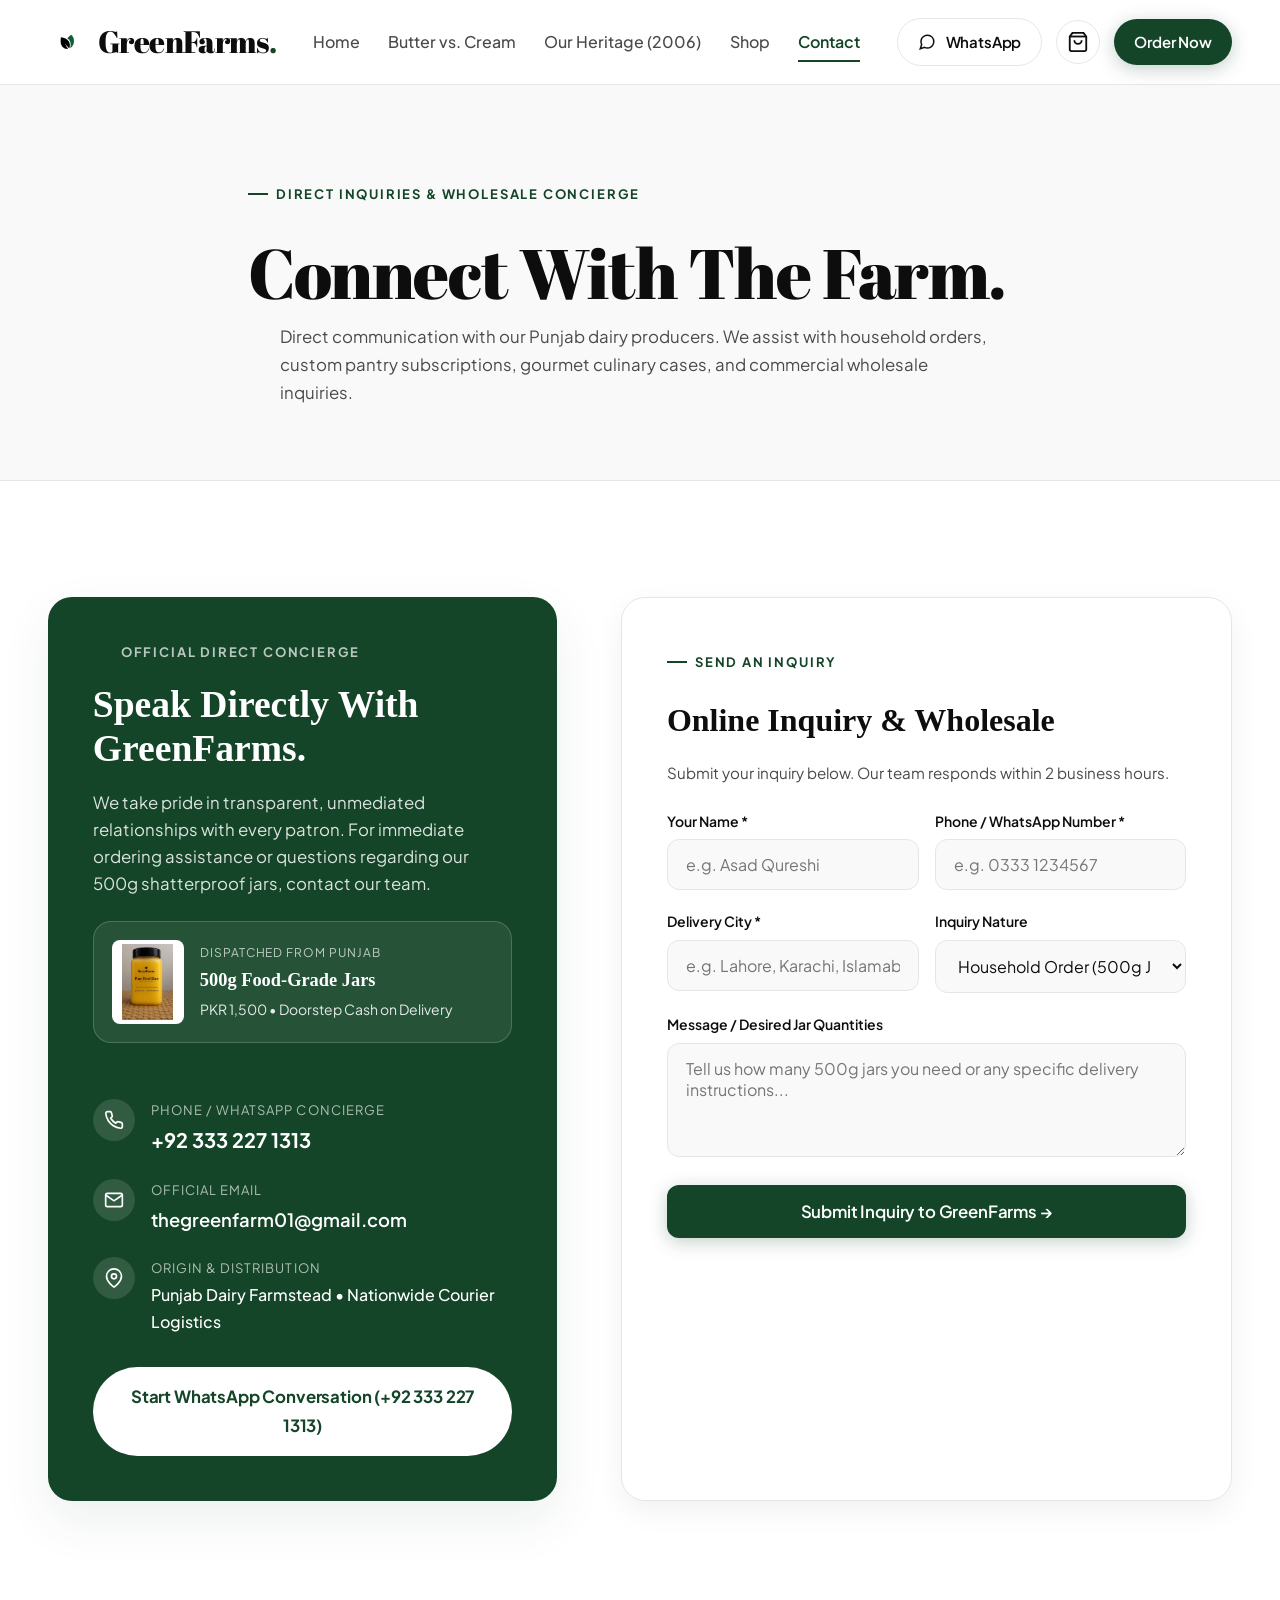
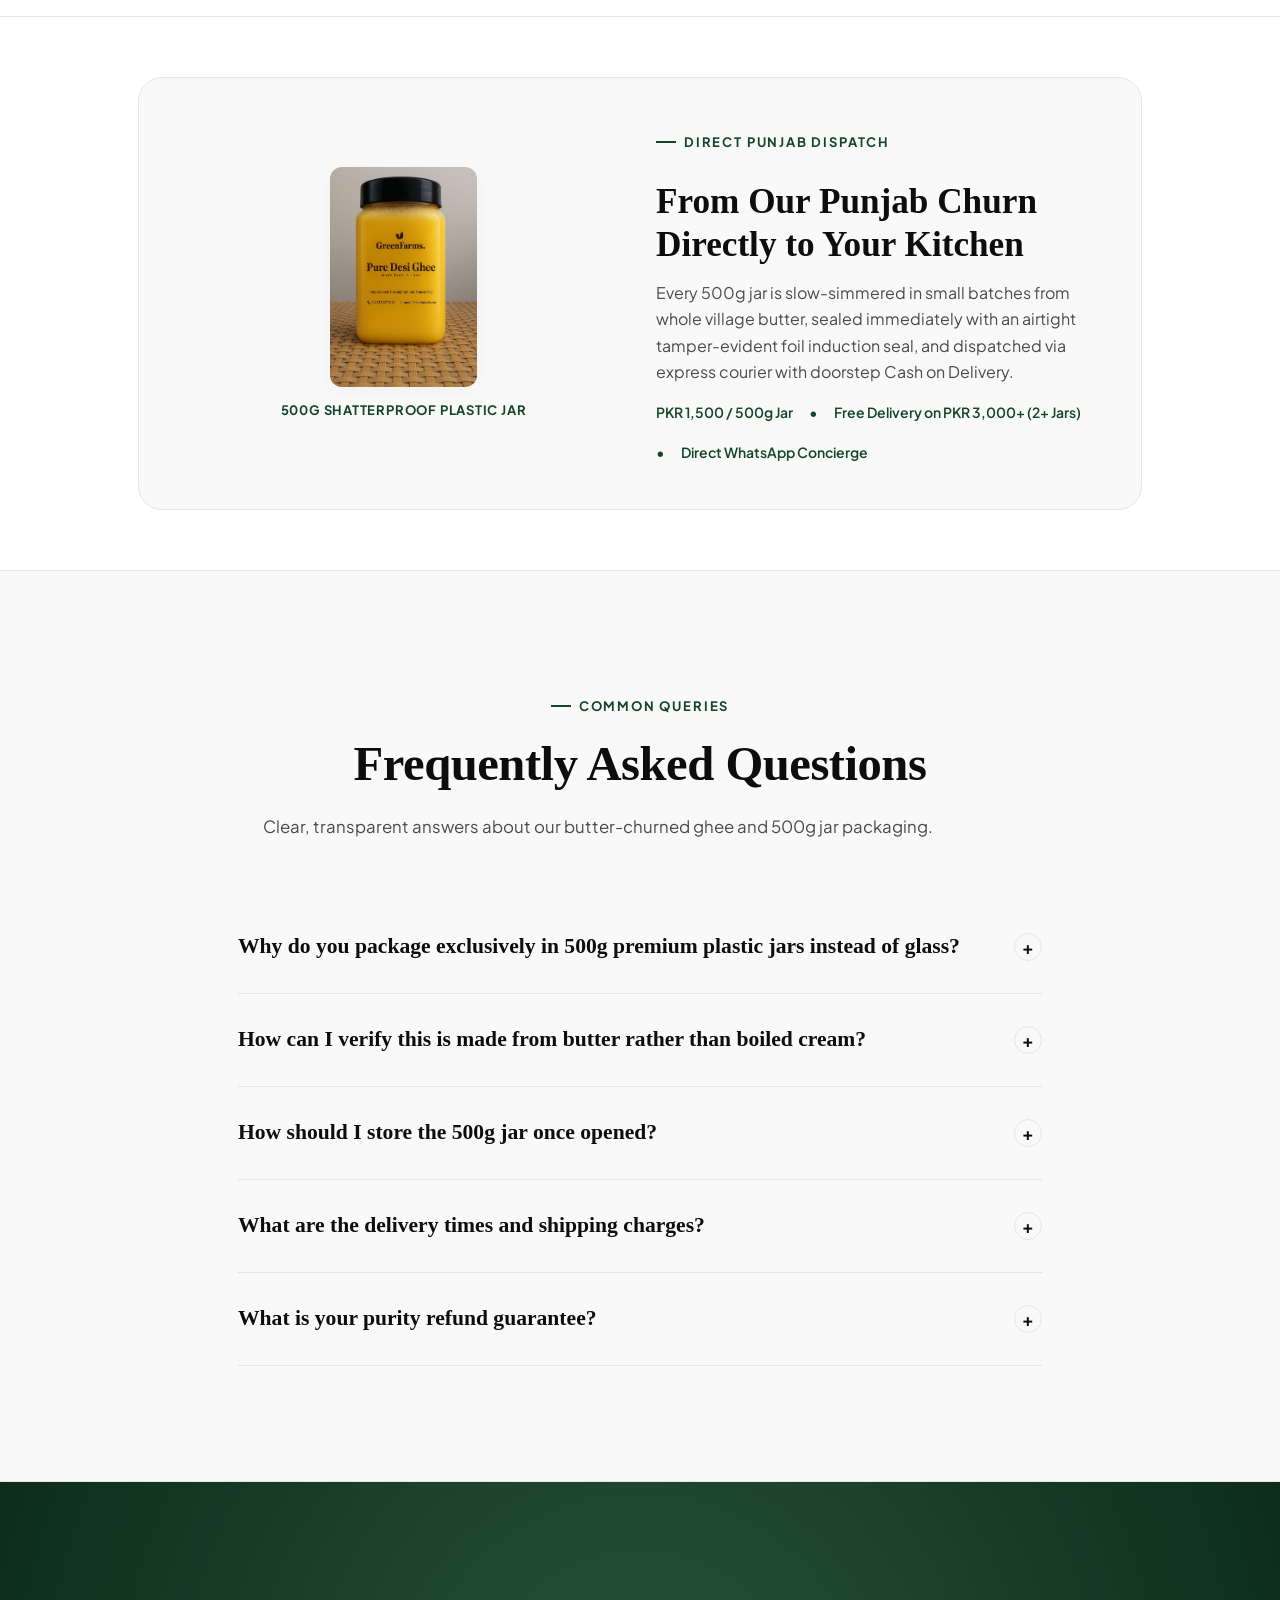
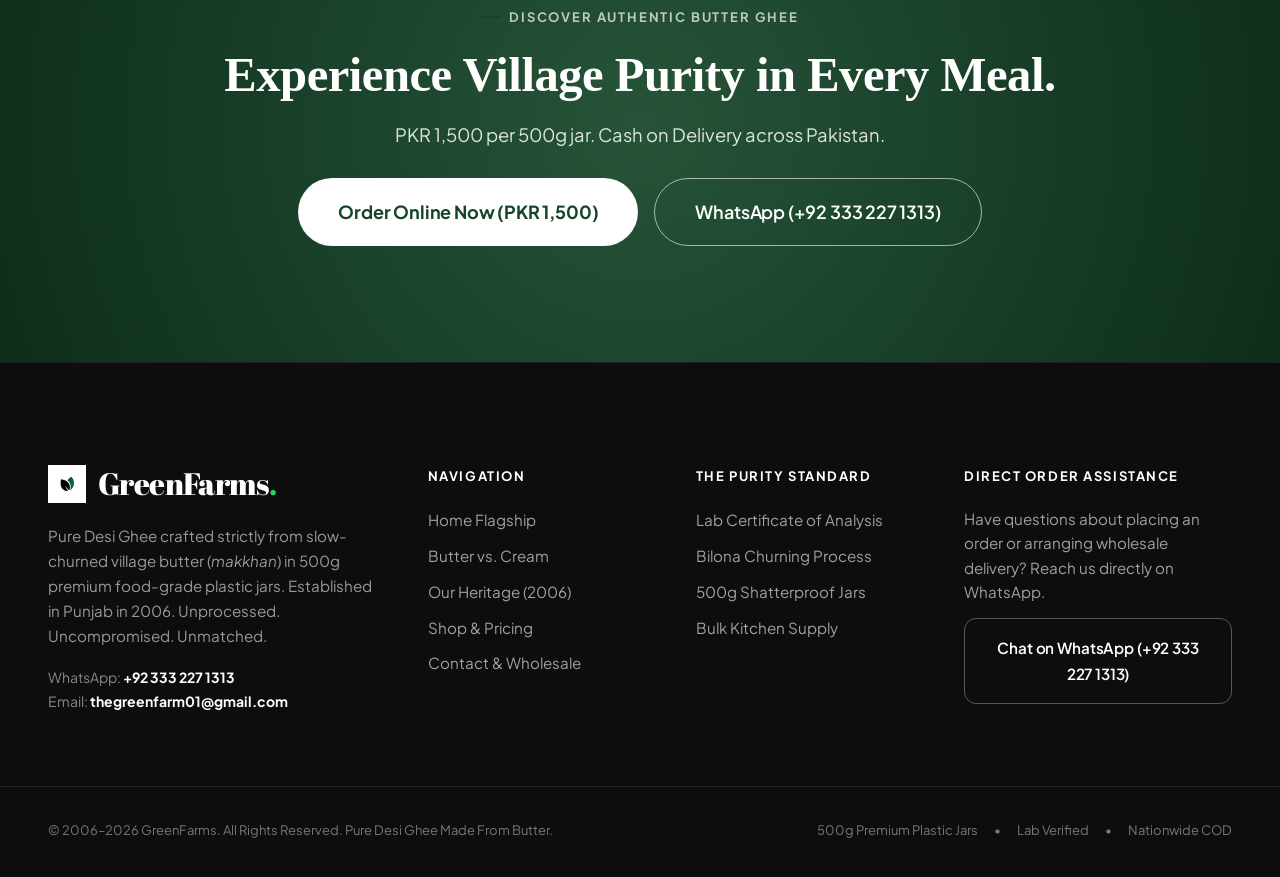
<file: contact.html>
<!DOCTYPE html>
<html lang="en">
<head>
  <meta charset="UTF-8">
  <meta name="viewport" content="width=device-width, initial-scale=1.0, maximum-scale=1.0">
  <title>Contact &amp; Wholesale — GreenFarms. Pure Desi Ghee (+92 333 227 1313)</title>
  <meta name="description" content="Contact GreenFarms dairy farmstead directly. Phone / WhatsApp: +92 333 227 1313. Email: thegreenfarm01@gmail.com. Inquire for household orders or culinary bulk supply.">
  
  <!-- Favicon -->
  <link rel="icon" type="image/png" href="assets/images/Crown.png">

  <!-- Google Fonts: Abril Fatface & Plus Jakarta Sans -->
  <link rel="preconnect" href="https://fonts.googleapis.com">
  <link rel="preconnect" href="https://fonts.gstatic.com" crossorigin>
  <link href="https://fonts.googleapis.com/css2?family=Abril+Fatface&family=Plus+Jakarta+Sans:wght@300;400;500;600;700&display=swap" rel="stylesheet">

  <!-- Main Stylesheet -->
  <link rel="stylesheet" href="css/main.css">
</head>
<body>

  <!-- Sticky Luxury Header -->
  <header class="site-header">
    <div class="container nav-container">
      <a href="index.html" class="brand-logo-link" aria-label="GreenFarms Home">
        <img src="assets/images/Crown.png" alt="GreenFarms Dual Leaf Logo" class="brand-icon">
        <span class="brand-wordmark">GreenFarms<span class="dot">.</span></span>
      </a>

      <nav class="nav-menu" aria-label="Primary Navigation">
        <a href="index.html" class="nav-link">Home</a>
        <a href="butter-vs-cream.html" class="nav-link">Butter vs. Cream</a>
        <a href="heritage.html" class="nav-link">Our Heritage (2006)</a>
        <a href="shop.html" class="nav-link">Shop</a>
        <a href="contact.html" class="nav-link active">Contact</a>
      </nav>

      <div class="nav-actions">
        <a href="https://wa.me/923332271313?text=Salam%20GreenFarms.%20I%20would%20like%20to%20inquire%20about%20Pure%20Desi%20Ghee." target="_blank" rel="noopener" class="btn btn-secondary btn-pill-sm desktop-only">
          <svg width="18" height="18" viewBox="0 0 24 24" fill="none" stroke="currentColor" stroke-width="2"><path d="M21 11.5a8.38 8.38 0 0 1-.9 3.8 8.5 8.5 0 0 1-7.6 4.7 8.38 8.38 0 0 1-3.8-.9L3 21l1.9-5.7a8.38 8.38 0 0 1-.9-3.8 8.5 8.5 0 0 1 4.7-7.6 8.38 8.38 0 0 1 3.8-.9h.5a8.48 8.48 0 0 1 8 8v.5z"/></svg>
          <span>WhatsApp</span>
        </a>

        <button class="cart-toggle-btn js-cart-toggle" aria-label="Open Cart">
          <svg width="22" height="22" viewBox="0 0 24 24" fill="none" stroke="currentColor" stroke-width="2">
            <path d="M6 2L3 6v14a2 2 0 0 0 2 2h14a2 2 0 0 0 2-2V6l-3-4z"></path>
            <line x1="3" y1="6" x2="21" y2="6"></line>
            <path d="M16 10a4 4 0 0 1-8 0"></path>
          </svg>
          <span class="cart-badge" style="display:none;">0</span>
        </button>

        <a href="shop.html" class="btn btn-primary btn-pill-sm desktop-only">Order Now</a>

        <button class="mobile-menu-btn" aria-label="Open Navigation Menu">
          <svg width="22" height="22" viewBox="0 0 24 24" fill="none" stroke="currentColor" stroke-width="2.5" stroke-linecap="round">
            <line x1="3" y1="6" x2="21" y2="6"></line>
            <line x1="3" y1="12" x2="21" y2="12"></line>
            <line x1="3" y1="18" x2="21" y2="18"></line>
          </svg>
        </button>
      </div>
    </div>
  </header>

  <!-- Full-Screen Mobile Navigation Drawer -->
  <div id="mobile-nav-drawer" class="mobile-nav-fullscreen">
    <div class="mobile-nav-header">
      <div class="brand-logo-link">
        <img src="assets/images/Crown.png" alt="GreenFarms Logo" style="width:28px; height:28px;">
        <span class="brand-wordmark" style="font-size:1.25rem;">GreenFarms<span class="dot">.</span></span>
      </div>
      <button id="mobile-nav-close" class="cart-close-btn" aria-label="Close Menu">
        <svg width="18" height="18" viewBox="0 0 24 24" fill="none" stroke="currentColor" stroke-width="2"><line x1="18" y1="6" x2="6" y2="18"></line><line x1="6" y1="6" x2="18" y2="18"></line></svg>
      </button>
    </div>
    <div class="mobile-nav-body">
      <a href="index.html" class="mobile-nav-link-item">
        <span>Home</span>
        <span>&rarr;</span>
      </a>
      <a href="butter-vs-cream.html" class="mobile-nav-link-item">
        <span>Butter vs. Cream</span>
        <span>&rarr;</span>
      </a>
      <a href="heritage.html" class="mobile-nav-link-item">
        <span>Our Heritage (2006)</span>
        <span>&rarr;</span>
      </a>
      <a href="shop.html" class="mobile-nav-link-item">
        <span>Shop &amp; Order</span>
        <span>&rarr;</span>
      </a>
      <a href="contact.html" class="mobile-nav-link-item active">
        <span>Contact &amp; Wholesale</span>
        <span>&rarr;</span>
      </a>
      <div style="margin-top:auto; padding-top:28px; display:flex; flex-direction:column; gap:12px;">
        <a href="shop.html" class="btn btn-primary" style="width:100%;">
          Order Now (PKR 1,500/Jar)
        </a>
        <a href="https://wa.me/923332271313" target="_blank" rel="noopener" class="btn btn-secondary" style="width:100%;">
          WhatsApp (+92 333 227 1313)
        </a>
      </div>
    </div>
  </div>

  <main>
    <!-- CONTACT HERO SECTION -->
    <section style="background:var(--color-alabaster); padding: clamp(50px, 7vw, 90px) 0 clamp(30px, 4vw, 50px); border-bottom: 1px solid var(--color-border);">
      <div class="container text-center" style="max-width:880px;">
        <span class="eyebrow">DIRECT INQUIRIES &amp; WHOLESALE CONCIERGE</span>
        <h1 class="hero-headline" style="margin-top:10px; margin-bottom:14px;">
          Connect With The Farm.
        </h1>
        <p class="editorial-lead" style="margin: 0 auto 24px;">
          Direct communication with our Punjab dairy producers. We assist with household orders, custom pantry subscriptions, gourmet culinary cases, and commercial wholesale inquiries.
        </p>
      </div>
    </section>

    <!-- CONTACT DETAILS & FORM SPLIT SECTION -->
    <section style="padding: var(--section-padding-y) 0; background:var(--color-bg);">
      <div class="container">
        <div class="contact-split-grid">
          
          <!-- Direct Details Column -->
          <div class="contact-direct-card">
            <span class="eyebrow" style="color:rgba(255,255,255,0.7);">OFFICIAL DIRECT CONCIERGE</span>
            <h2 class="contact-direct-title">Speak Directly With GreenFarms.</h2>
            <p style="color:rgba(255,255,255,0.85); font-size:1.05rem; line-height:1.6; margin-bottom:24px;">
              We take pride in transparent, unmediated relationships with every patron. For immediate ordering assistance or questions regarding our 500g shatterproof jars, contact our team.
            </p>

            <div style="background:rgba(255,255,255,0.08); border:1px solid rgba(255,255,255,0.18); border-radius:18px; padding:18px; margin-bottom:24px; display:flex; align-items:center; gap:16px;">
              <img src="assets/images/Most-Imp.jpg" alt="GreenFarms Pure Desi Ghee 500g Jar" style="width:72px; height:84px; object-fit:contain; border-radius:8px; background:#ffffff; padding:4px; flex-shrink:0;">
              <div>
                <div style="font-size:0.75rem; letter-spacing:0.08em; text-transform:uppercase; color:rgba(255,255,255,0.7);">DISPATCHED FROM PUNJAB</div>
                <div style="font-family:var(--font-serif); font-size:1.15rem; font-weight:700; color:#ffffff; margin:2px 0;">500g Food-Grade Jars</div>
                <div style="font-size:0.875rem; color:rgba(255,255,255,0.88);">PKR 1,500 &bull; Doorstep Cash on Delivery</div>
              </div>
            </div>

            <div class="contact-info-list" style="display:flex; flex-direction:column; gap:22px; margin-bottom:32px;">
              <div style="display:flex; gap:16px; align-items:flex-start;">
                <div style="width:42px; height:42px; border-radius:50%; background:rgba(255,255,255,0.12); display:flex; align-items:center; justify-content:center; flex-shrink:0;">
                  <svg width="20" height="20" viewBox="0 0 24 24" fill="none" stroke="#ffffff" stroke-width="2"><path d="M22 16.92v3a2 2 0 0 1-2.18 2 19.79 19.79 0 0 1-8.63-3.07 19.5 19.5 0 0 1-6-6 19.79 19.79 0 0 1-3.07-8.67A2 2 0 0 1 4.11 2h3a2 2 0 0 1 2 1.72 12.84 12.84 0 0 0 .7 2.81 2 2 0 0 1-.45 2.11L8.09 9.91a16 16 0 0 0 6 6l1.27-1.27a2 2 0 0 1 2.11-.45 12.84 12.84 0 0 0 2.81.7A2 2 0 0 1 22 16.92z"/></svg>
                </div>
                <div>
                  <div style="font-size:0.8125rem; text-transform:uppercase; letter-spacing:0.08em; color:rgba(255,255,255,0.65);">PHONE / WHATSAPP CONCIERGE</div>
                  <a href="https://wa.me/923332271313" target="_blank" rel="noopener" style="font-size:1.25rem; font-weight:700; color:#ffffff; display:block; margin-top:2px;">
                    +92 333 227 1313
                  </a>
                </div>
              </div>

              <div style="display:flex; gap:16px; align-items:flex-start;">
                <div style="width:42px; height:42px; border-radius:50%; background:rgba(255,255,255,0.12); display:flex; align-items:center; justify-content:center; flex-shrink:0;">
                  <svg width="20" height="20" viewBox="0 0 24 24" fill="none" stroke="#ffffff" stroke-width="2"><path d="M4 4h16c1.1 0 2 .9 2 2v12c0 1.1-.9 2-2 2H4c-1.1 0-2-.9-2-2V6c0-1.1.9-2 2-2z"/><polyline points="22,6 12,13 2,6"/></svg>
                </div>
                <div>
                  <div style="font-size:0.8125rem; text-transform:uppercase; letter-spacing:0.08em; color:rgba(255,255,255,0.65);">OFFICIAL EMAIL</div>
                  <a href="mailto:thegreenfarm01@gmail.com" style="font-size:1.15rem; font-weight:600; color:#ffffff; display:block; margin-top:2px;">
                    thegreenfarm01@gmail.com
                  </a>
                </div>
              </div>

              <div style="display:flex; gap:16px; align-items:flex-start;">
                <div style="width:42px; height:42px; border-radius:50%; background:rgba(255,255,255,0.12); display:flex; align-items:center; justify-content:center; flex-shrink:0;">
                  <svg width="20" height="20" viewBox="0 0 24 24" fill="none" stroke="#ffffff" stroke-width="2"><path d="M21 10c0 7-9 13-9 13s-9-6-9-13a9 9 0 0 1 18 0z"/><circle cx="12" cy="10" r="3"/></svg>
                </div>
                <div>
                  <div style="font-size:0.8125rem; text-transform:uppercase; letter-spacing:0.08em; color:rgba(255,255,255,0.65);">ORIGIN &amp; DISTRIBUTION</div>
                  <div style="font-size:1rem; font-weight:500; color:#ffffff; margin-top:2px;">
                    Punjab Dairy Farmstead &bull; Nationwide Courier Logistics
                  </div>
                </div>
              </div>
            </div>

            <a href="https://wa.me/923332271313?text=Salam%20GreenFarms.%20I%20would%20like%20to%20connect%20regarding%20Pure%20Desi%20Ghee." target="_blank" rel="noopener" class="btn" style="background:#ffffff; color:var(--color-primary); font-weight:700; border-radius:100px; padding:16px 28px; width:100%; text-align:center;">
              Start WhatsApp Conversation (+92 333 227 1313)
            </a>
          </div>

          <!-- Contact / Wholesale Form -->
          <div class="contact-form-card">
            <span class="eyebrow">SEND AN INQUIRY</span>
            <h2 style="font-family:var(--font-serif); font-weight:700; font-size:2rem; color:var(--color-ink); margin-bottom:12px;">
              Online Inquiry &amp; Wholesale
            </h2>
            <p style="color:var(--color-slate); font-size:0.95rem; margin-bottom:24px;">
              Submit your inquiry below. Our team responds within 2 business hours.
            </p>

            <form id="contact-form" onsubmit="handleContactSubmit(event)">
              <div class="form-row-split" style="display:grid; grid-template-columns:1fr 1fr; gap:16px;">
                <div class="form-group">
                  <label class="form-label" for="inq_name">Your Name *</label>
                  <input type="text" id="inq_name" class="form-control" placeholder="e.g. Asad Qureshi" required>
                </div>
                <div class="form-group">
                  <label class="form-label" for="inq_phone">Phone / WhatsApp Number *</label>
                  <input type="tel" id="inq_phone" class="form-control" placeholder="e.g. 0333 1234567" required>
                </div>
              </div>

              <div class="form-row-split" style="display:grid; grid-template-columns:1fr 1fr; gap:16px;">
                <div class="form-group">
                  <label class="form-label" for="inq_city">Delivery City *</label>
                  <input type="text" id="inq_city" class="form-control" placeholder="e.g. Lahore, Karachi, Islamabad" required>
                </div>
                <div class="form-group">
                  <label class="form-label" for="inq_type">Inquiry Nature</label>
                  <select id="inq_type" class="form-control">
                    <option value="Household Order">Household Order (500g Jars)</option>
                    <option value="Duo Pack (2x 500g)">Duo Pack (2x 500g / Free Delivery)</option>
                    <option value="Master Culinary Case (10x 500g)">Master Culinary Case (10x 500g)</option>
                    <option value="Restaurant / Bakery Supply">Restaurant / Bakery Wholesale Supply</option>
                    <option value="Batch Lab Verification">Batch Lab Verification Question</option>
                  </select>
                </div>
              </div>

              <div class="form-group">
                <label class="form-label" for="inq_msg">Message / Desired Jar Quantities</label>
                <textarea id="inq_msg" class="form-control" placeholder="Tell us how many 500g jars you need or any specific delivery instructions..." rows="4"></textarea>
              </div>

              <button type="submit" class="btn btn-primary" style="width:100%; border-radius:12px; padding:16px; font-size:1.05rem;">
                Submit Inquiry to GreenFarms &rarr;
              </button>
            </form>
          </div>

        </div>
      </div>
    </section>

    <!-- FARMSTEAD ORIGIN & DISPATCH BANNER -->
    <section style="background:var(--color-bg); padding: clamp(40px, 6vw, 60px) 0; border-top:1px solid var(--color-border);">
      <div class="container" style="max-width:1100px;">
        <div style="background:var(--color-alabaster); border:1px solid var(--color-border); border-radius:24px; padding:clamp(28px, 4vw, 44px); display:grid; grid-template-columns:repeat(auto-fit, minmax(280px, 1fr)); gap:32px; align-items:center;">
          <div style="text-align:center;">
            <img src="assets/images/Most-Imp.jpg" alt="GreenFarms Pure Desi Ghee 500g Jar Sealed Fresh" style="max-height:220px; width:auto; margin:0 auto; display:block; border-radius:12px; box-shadow:var(--shadow-subtle);">
            <div style="margin-top:12px; font-size:0.8125rem; font-weight:700; letter-spacing:0.06em; text-transform:uppercase; color:var(--color-primary);">500g Shatterproof Plastic Jar</div>
          </div>
          <div>
            <span class="eyebrow">DIRECT PUNJAB DISPATCH</span>
            <h3 style="font-family:var(--font-serif); font-weight:700; font-size:clamp(1.6rem, 2.8vw, 2.2rem); color:var(--color-ink); line-height:1.2; margin:8px 0 14px;">
              From Our Punjab Churn Directly to Your Kitchen
            </h3>
            <p style="color:var(--color-slate); font-size:1rem; line-height:1.65; margin-bottom:16px;">
              Every 500g jar is slow-simmered in small batches from whole village butter, sealed immediately with an airtight tamper-evident foil induction seal, and dispatched via express courier with doorstep Cash on Delivery.
            </p>
            <div style="display:flex; gap:16px; flex-wrap:wrap; font-size:0.875rem; font-weight:600; color:var(--color-primary);">
              <span>PKR 1,500 / 500g Jar</span>
              <span>&bull;</span>
              <span>Free Delivery on PKR 3,000+ (2+ Jars)</span>
              <span>&bull;</span>
              <span>Direct WhatsApp Concierge</span>
            </div>
          </div>
        </div>
      </div>
    </section>

    <!-- FREQUENTLY ASKED QUESTIONS ACCORDION -->
    <section style="background:var(--color-alabaster); padding: var(--section-padding-y) 0; border-top: 1px solid var(--color-border); border-bottom: 1px solid var(--color-border);">
      <div class="container" style="max-width:900px;">
        <div class="section-header-centered" style="margin-bottom: clamp(36px, 5vw, 60px);">
          <span class="eyebrow">COMMON QUERIES</span>
          <h2 class="section-title">Frequently Asked Questions</h2>
          <p class="section-subtitle">Clear, transparent answers about our butter-churned ghee and 500g jar packaging.</p>
        </div>

        <div class="faq-accordion">
          
          <div class="faq-item">
            <button class="faq-trigger" aria-expanded="false">
              <span>Why do you package exclusively in 500g premium plastic jars instead of glass?</span>
              <span class="faq-icon">+</span>
            </button>
            <div class="faq-content">
              <p>
                We use premium, certified food-grade, BPA-free plastic jars specifically to protect your order during shipping. Glass jars frequently suffer catastrophic breakage and oil leaks during courier transit across Pakistan's highways. Our 500g plastic jars are completely shatterproof and feature a tamper-evident airtight induction foil seal beneath the black threaded lid, preserving fresh butter aromatics and zero contamination.
              </p>
            </div>
          </div>

          <div class="faq-item">
            <button class="faq-trigger" aria-expanded="false">
              <span>How can I verify this is made from butter rather than boiled cream?</span>
              <span class="faq-icon">+</span>
            </button>
            <div class="faq-content">
              <p>
                True butter ghee naturally sets into granular, crystalline <em>danedar</em> crystals when cooled at room temperature. Cream-boiled ghee remains a flat, heavy paste that feels oily and acid-inducing. Furthermore, GreenFarms ghee is independently certified with a Reichert-Meissl (RM) value of 28.6+, confirming authentic volatile fatty acids characteristic strictly of churned butterfat.
              </p>
            </div>
          </div>

          <div class="faq-item">
            <button class="faq-trigger" aria-expanded="false">
              <span>How should I store the 500g jar once opened?</span>
              <span class="faq-icon">+</span>
            </button>
            <div class="faq-content">
              <p>
                Store your 500g jar in a cool, dry kitchen pantry away from direct sunlight. Always use a dry, clean spoon. <strong>Do not refrigerate</strong> the jar, as cold moisture can condense inside and disrupt the natural granular crystal matrix. Stored properly at room temperature, GreenFarms Pure Desi Ghee has a stable shelf life of 12 months.
              </p>
            </div>
          </div>

          <div class="faq-item">
            <button class="faq-trigger" aria-expanded="false">
              <span>What are the delivery times and shipping charges?</span>
              <span class="faq-icon">+</span>
            </button>
            <div class="faq-content">
              <p>
                We ship nationwide across Pakistan via premier express courier partners. Delivery typically takes 2 to 3 business days for major cities (Lahore, Karachi, Islamabad, Rawalpindi, Faisalabad, Multan, Peshawar) and 3 to 4 business days for outlying regions. Shipping is completely <strong>FREE on orders of PKR 3,000 or more</strong> (2 or more 500g jars). Single-jar orders incur a flat PKR 250 shipping fee.
              </p>
            </div>
          </div>

          <div class="faq-item">
            <button class="faq-trigger" aria-expanded="false">
              <span>What is your purity refund guarantee?</span>
              <span class="faq-icon">+</span>
            </button>
            <div class="faq-content">
              <p>
                We stand 100% behind the integrity of our ghee. If any GreenFarms jar fails accredited third-party food laboratory purity testing for genuine butterfat, we will refund your full order price immediately and reimburse 100% of your laboratory testing fees.
              </p>
            </div>
          </div>

        </div>
      </div>
    </section>

    <!-- CALL TO ACTION BANNER -->
    <section class="editorial-cta-section">
      <div class="container" style="position:relative; z-index:2; text-align:center;">
        <span class="eyebrow" style="color:rgba(255,255,255,0.7);">DISCOVER AUTHENTIC BUTTER GHEE</span>
        <h2 class="section-title" style="color:#ffffff; margin-bottom:16px;">
          Experience Village Purity in Every Meal.
        </h2>
        <p style="color:rgba(255,255,255,0.85); font-size:1.15rem; max-width:680px; margin:0 auto 28px; line-height:1.6;">
          PKR 1,500 per 500g jar. Cash on Delivery across Pakistan.
        </p>
        <div style="display:flex; justify-content:center; gap:16px; flex-wrap:wrap;">
          <a href="shop.html" class="btn btn-pill-lg" style="background:#ffffff; color:var(--color-primary); font-weight:700;">
            Order Online Now (PKR 1,500)
          </a>
          <a href="https://wa.me/923332271313?text=Salam%20GreenFarms.%20I%20would%20like%20to%20order%20Pure%20Desi%20Ghee." target="_blank" rel="noopener" class="btn btn-pill-lg" style="border:1.5px solid rgba(255,255,255,0.6); color:#ffffff; background:transparent;">
            WhatsApp (+92 333 227 1313)
          </a>
        </div>
      </div>
    </section>
  </main>

  <!-- CART SLIDE-OUT DRAWER -->
  <div id="cart-backdrop" class="cart-backdrop"></div>
  <aside id="cart-drawer" class="cart-drawer" aria-label="Shopping Cart">
    <div class="cart-drawer-header">
      <div class="cart-drawer-title">Your Pantry Cart</div>
      <button id="cart-close-btn" class="cart-close-btn" aria-label="Close cart">
        <svg width="18" height="18" viewBox="0 0 24 24" fill="none" stroke="currentColor" stroke-width="2"><line x1="18" y1="6" x2="6" y2="18"></line><line x1="6" y1="6" x2="18" y2="18"></line></svg>
      </button>
    </div>

    <div class="shipping-meter-wrap">
      <div id="shipping-meter-text">Add <strong>PKR 3,000</strong> for <strong>FREE Delivery</strong></div>
      <div class="shipping-meter-bar">
        <div id="shipping-progress" class="shipping-meter-progress"></div>
      </div>
    </div>

    <div id="cart-items-container" class="cart-items-list"></div>

    <div id="cart-empty-view" class="cart-empty-state">
      <svg width="56" height="56" viewBox="0 0 24 24" fill="none" stroke="#ccc" stroke-width="1.5" style="margin:0 auto;"><path d="M6 2L3 6v14a2 2 0 0 0 2 2h14a2 2 0 0 0 2-2V6l-3-4z"/><line x1="3" y1="6" x2="21" y2="6"/><path d="M16 10a4 4 0 0 1-8 0"/></svg>
      <div class="cart-empty-title">Your Cart is Empty</div>
      <p style="color:#777; font-size:0.9rem; margin-bottom:18px;">Experience the purity of traditional butter-churned Desi Ghee in 500g premium plastic jars.</p>
      <a href="shop.html" onclick="closeCart()" class="btn btn-primary btn-pill-sm">Explore Shop</a>
    </div>

    <div id="cart-footer-view" class="cart-drawer-footer" style="display:none;">
      <div class="cart-total-row">
        <span>Subtotal</span>
        <strong id="cart-subtotal-val">PKR 0</strong>
      </div>
      <div class="cart-total-row">
        <span>Delivery (Across Pakistan)</span>
        <strong id="cart-shipping-val">PKR 250</strong>
      </div>
      <div class="cart-total-row cart-grand-total">
        <span>Total Payable (COD):</span>
        <span id="cart-grand-total-val" class="num">PKR 0</span>
      </div>

      <div class="cart-checkout-actions">
        <button onclick="CODCheckout.open()" class="btn btn-primary" style="width:100%; border-radius:12px;">
          Cash on Delivery Checkout &rarr;
        </button>
        <button onclick="sendWhatsAppOrder()" class="btn btn-secondary" style="width:100%; border-radius:12px;">
          Quick Order via WhatsApp
        </button>
      </div>
    </div>
  </aside>

  <!-- COD CHECKOUT MODAL -->
  <div id="cod-modal" class="modal-backdrop">
    <div class="modal-box">
      <button class="modal-close-x" onclick="CODCheckout.close()" aria-label="Close Modal">
        <svg width="18" height="18" viewBox="0 0 24 24" fill="none" stroke="currentColor" stroke-width="2"><line x1="18" y1="6" x2="6" y2="18"></line><line x1="6" y1="6" x2="18" y2="18"></line></svg>
      </button>
      <div id="cod-modal-content">
        <div class="eyebrow">FAST &amp; SECURE CHECKOUT</div>
        <h2 style="font-family:var(--font-display); font-size:2rem; color:var(--color-ink); margin-bottom:10px;">
          Cash on Delivery Order
        </h2>
        <p style="color:#666; font-size:0.95rem; margin-bottom:20px;">
          Fill in your doorstep delivery details. Pay in cash when the courier arrives.
        </p>

        <div style="background:var(--color-alabaster); padding:14px 18px; border-radius:14px; margin-bottom:20px; border:1px solid var(--color-border);">
          <div id="cod-summary-list"></div>
          <div style="display:flex; justify-content:space-between; margin-top:10px; padding-top:8px; border-top:1.5px solid #0d0d0d; font-size:1.1rem; font-weight:700;">
            <span>Grand Total:</span>
            <span id="cod-total-amount" style="color:var(--color-primary); font-family:var(--font-display);">PKR 0</span>
          </div>
        </div>

        <form id="cod-form" onsubmit="CODCheckout.submit(event)">
          <div class="form-group">
            <label class="form-label" for="customer_name">Full Name *</label>
            <input type="text" id="customer_name" name="customer_name" class="form-control" placeholder="e.g. Tariq Mehmood" required>
          </div>

          <div class="form-group">
            <label class="form-label" for="customer_phone">Phone / WhatsApp Number *</label>
            <input type="tel" id="customer_phone" name="customer_phone" class="form-control" placeholder="e.g. 0333 1234567" required>
          </div>

          <div class="form-group">
            <label class="form-label" for="customer_city">Delivery City *</label>
            <input type="text" id="customer_city" name="customer_city" class="form-control" placeholder="e.g. Lahore, Karachi, Islamabad..." required>
          </div>

          <div class="form-group">
            <label class="form-label" for="customer_address">Full Street / House Address *</label>
            <textarea id="customer_address" name="customer_address" class="form-control" placeholder="House #, Street #, Sector / Colony" required></textarea>
          </div>

          <button type="submit" class="btn btn-primary" style="width:100%; border-radius:12px; padding:16px; font-size:1.05rem; margin-top:10px;">
            Confirm Cash on Delivery Order &rarr;
          </button>
        </form>
      </div>
    </div>
  </div>

  <!-- LAB CERTIFICATE MODAL -->
  <div id="lab-cert-modal" class="modal-backdrop">
    <div class="modal-box" style="max-width:680px;">
      <button class="modal-close-x" onclick="LabModal.close()" aria-label="Close Modal">
        <svg width="18" height="18" viewBox="0 0 24 24" fill="none" stroke="currentColor" stroke-width="2"><line x1="18" y1="6" x2="6" y2="18"></line><line x1="6" y1="6" x2="18" y2="18"></line></svg>
      </button>
      <div class="lab-cert-header">
        <div>
          <span style="font-size:0.75rem; letter-spacing:0.12em; text-transform:uppercase; color:var(--color-primary); font-weight:700;">OFFICIAL CERTIFICATE OF ANALYSIS</span>
          <h3 style="font-family:var(--font-display); font-size:1.75rem; color:var(--color-ink);">GreenFarms. Laboratory Verification</h3>
        </div>
        <div>
          <span class="cert-pass-pill">100% PASS</span>
          <div style="font-size:0.8125rem; color:#777; margin-top:4px;">Batch: #GF-2026-B9</div>
        </div>
      </div>

      <p style="font-size:0.95rem; color:#555; line-height:1.6; margin-bottom:16px;">
        Every single harvest of GreenFarms Pure Desi Ghee is independently analyzed for fat purity, volatile fatty acid profile (Reichert-Meissl test), and zero foreign vegetable or animal fat adulteration.
      </p>

      <table class="lab-cert-table">
        <thead>
          <tr>
            <th>Test Parameter</th>
            <th>Standard Requirement</th>
            <th>GreenFarms Tested Value</th>
            <th>Status</th>
          </tr>
        </thead>
        <tbody>
          <tr>
            <td><strong>Milk Fat Purity</strong></td>
            <td>Min 99.0%</td>
            <td style="color:var(--color-primary); font-weight:700;">99.82%</td>
            <td><span class="cert-pass-pill">Compliant</span></td>
          </tr>
          <tr>
            <td><strong>Moisture Content</strong></td>
            <td>Max 0.3%</td>
            <td style="color:var(--color-primary); font-weight:700;">0.14%</td>
            <td><span class="cert-pass-pill">Compliant</span></td>
          </tr>
          <tr>
            <td><strong>Reichert-Meissl (RM) Value</strong></td>
            <td>Min 26.0 (Butter Fat Marker)</td>
            <td style="color:var(--color-primary); font-weight:700;">28.6</td>
            <td><span class="cert-pass-pill">Pure Butter</span></td>
          </tr>
          <tr>
            <td><strong>Baudouin Test (Vanaspati Fat)</strong></td>
            <td>Negative</td>
            <td style="color:var(--color-primary); font-weight:700;">Negative (0.00%)</td>
            <td><span class="cert-pass-pill">Absence Verified</span></td>
          </tr>
          <tr>
            <td><strong>Added Colors &amp; Flavors</strong></td>
            <td>Nil</td>
            <td style="color:var(--color-primary); font-weight:700;">Zero (Natural Golden Carotene)</td>
            <td><span class="cert-pass-pill">Pure</span></td>
          </tr>
        </tbody>
      </table>

      <div style="margin-top:20px; padding:14px; background:#f0f6f2; border-radius:12px; font-size:0.875rem; color:#144528;">
        <strong>Purity Guarantee:</strong> GreenFarms guarantees 100% refund plus lab test reimbursement if any GreenFarms jar fails accredited food laboratory purity testing.
      </div>
    </div>
  </div>

  <!-- GLOBAL FOOTER -->
  <footer class="site-footer">
    <div class="container footer-grid">
      <div>
        <a href="index.html" class="brand-logo-link" style="color:#ffffff;">
          <img src="assets/images/Crown.png" alt="GreenFarms Icon" class="brand-icon">
          <span class="brand-wordmark" style="color:#ffffff;">GreenFarms<span class="dot" style="color:#25D366;">.</span></span>
        </a>
        <p class="footer-brand-bio">
          Pure Desi Ghee crafted strictly from slow-churned village butter (<em>makkhan</em>) in 500g premium food-grade plastic jars. Established in Punjab in 2006. Unprocessed. Uncompromised. Unmatched.
        </p>
        <div style="margin-top:18px; font-size:0.875rem; color:#888;">
          WhatsApp: <strong style="color:#ffffff;">+92 333 227 1313</strong><br>
          Email: <strong style="color:#ffffff;">thegreenfarm01@gmail.com</strong>
        </div>
      </div>

      <div>
        <div class="footer-col-title">Navigation</div>
        <div class="footer-links-list">
          <a href="index.html" class="footer-link">Home Flagship</a>
          <a href="butter-vs-cream.html" class="footer-link">Butter vs. Cream</a>
          <a href="heritage.html" class="footer-link">Our Heritage (2006)</a>
          <a href="shop.html" class="footer-link">Shop &amp; Pricing</a>
          <a href="contact.html" class="footer-link">Contact &amp; Wholesale</a>
        </div>
      </div>

      <div>
        <div class="footer-col-title">The Purity Standard</div>
        <div class="footer-links-list">
          <a href="javascript:void(0)" onclick="LabModal.open()" class="footer-link">Lab Certificate of Analysis</a>
          <a href="butter-vs-cream.html" class="footer-link">Bilona Churning Process</a>
          <a href="shop.html" class="footer-link">500g Shatterproof Jars</a>
          <a href="contact.html" class="footer-link">Bulk Kitchen Supply</a>
        </div>
      </div>

      <div>
        <div class="footer-col-title">Direct Order Assistance</div>
        <p style="font-size:0.95rem; color:#a0a0a0; line-height:1.6; margin-bottom:14px;">
          Have questions about placing an order or arranging wholesale delivery? Reach us directly on WhatsApp.
        </p>
        <a href="https://wa.me/923332271313" target="_blank" rel="noopener" class="btn btn-secondary" style="width:100%; border-radius:12px; font-size:0.95rem; color:#ffffff; border-color:rgba(255,255,255,0.3);">
          Chat on WhatsApp (+92 333 227 1313)
        </a>
      </div>
    </div>

    <div class="container footer-bottom-bar">
      <div>&copy; 2006&ndash;2026 GreenFarms. All Rights Reserved. Pure Desi Ghee Made From Butter.</div>
      <div style="display:flex; gap:16px; flex-wrap:wrap;">
        <span>500g Premium Plastic Jars</span>
        <span>&bull;</span>
        <span>Lab Verified</span>
        <span>&bull;</span>
        <span>Nationwide COD</span>
      </div>
    </div>
  </footer>

  <script src="js/app.js"></script>
</body>
</html>
</file>
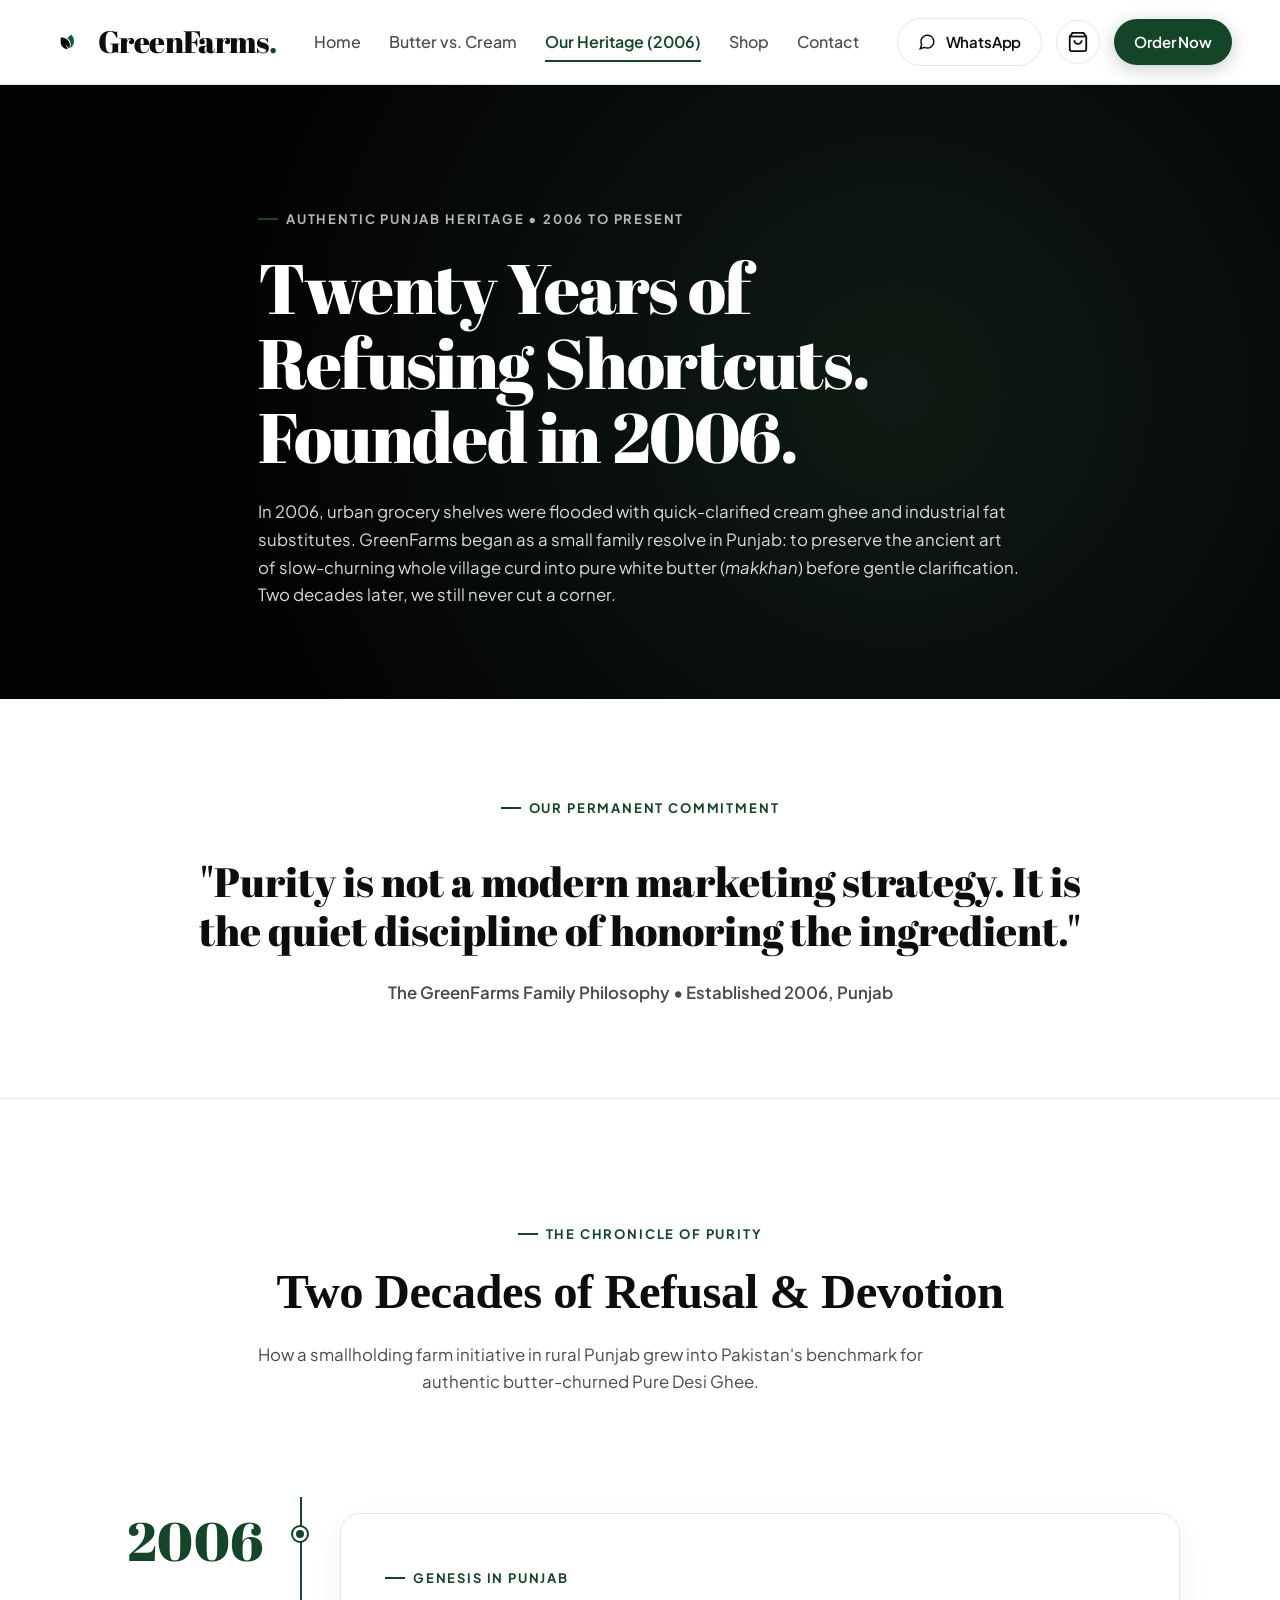
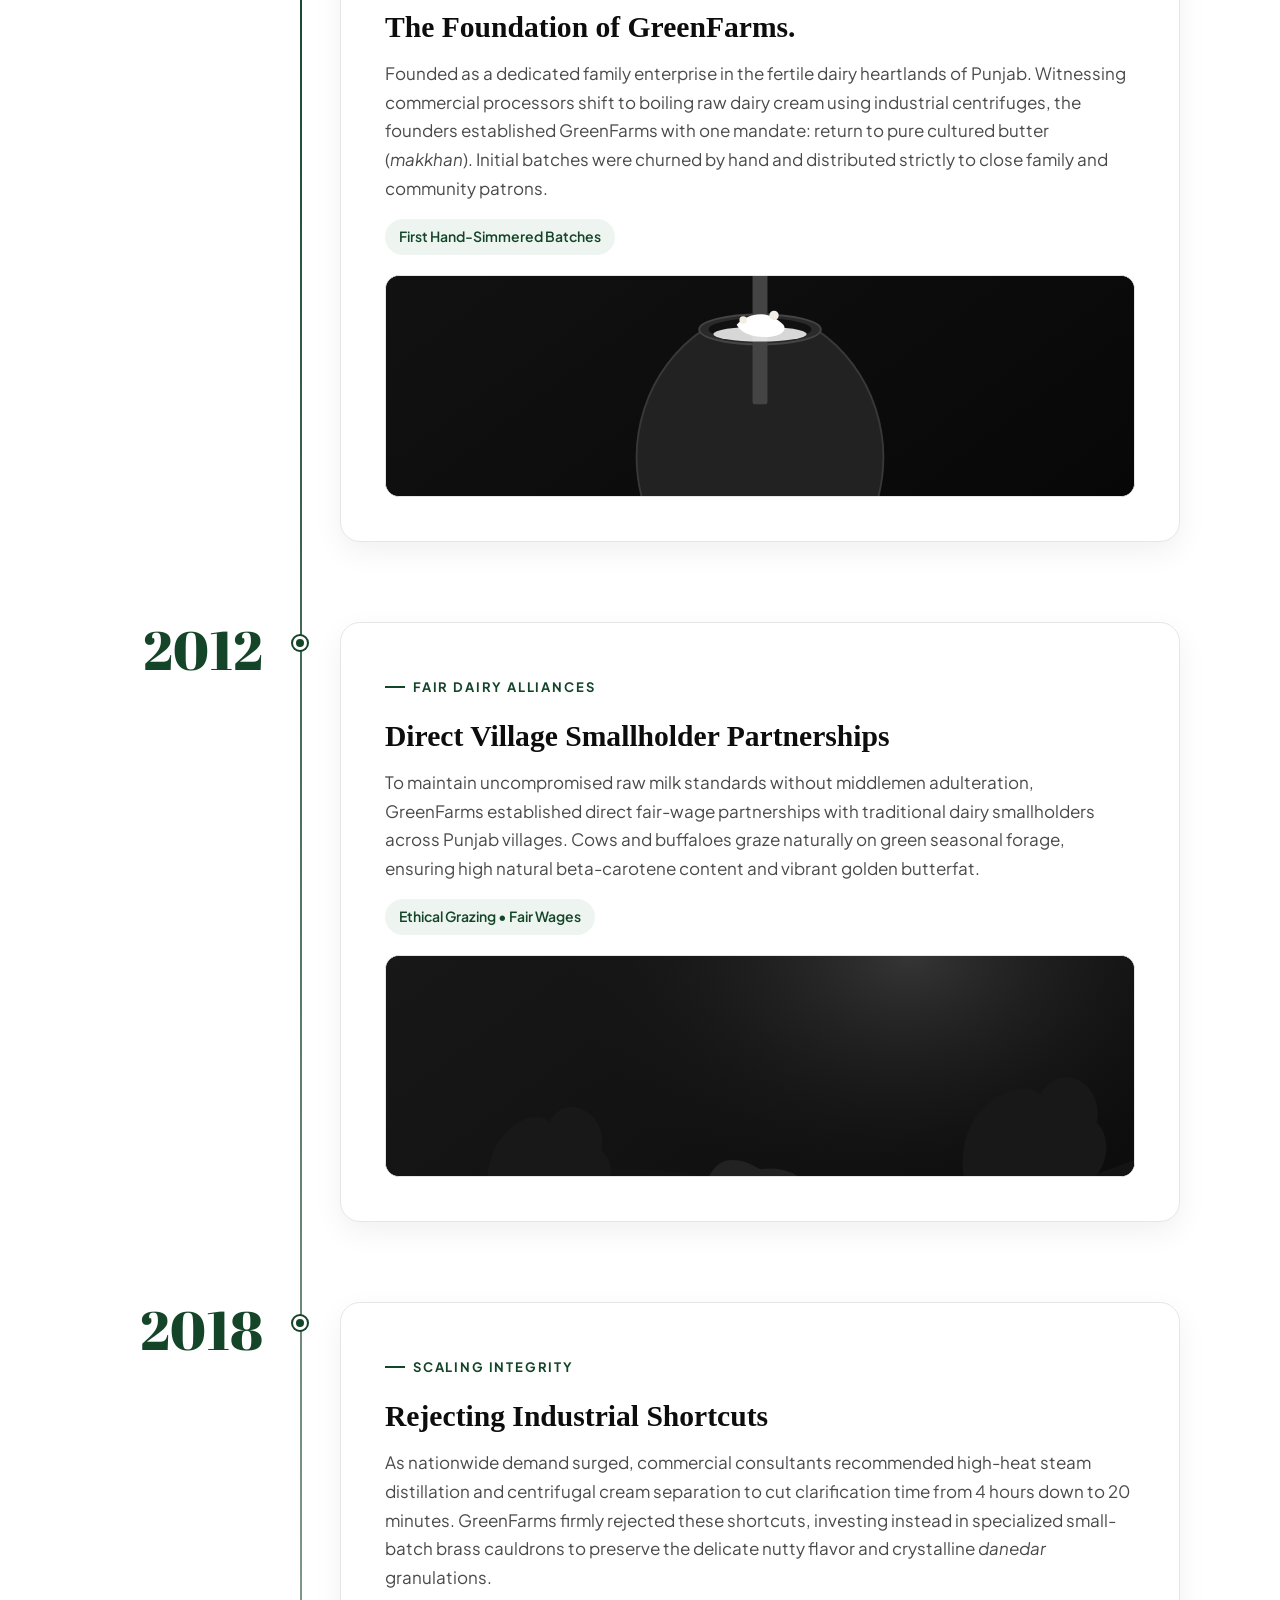
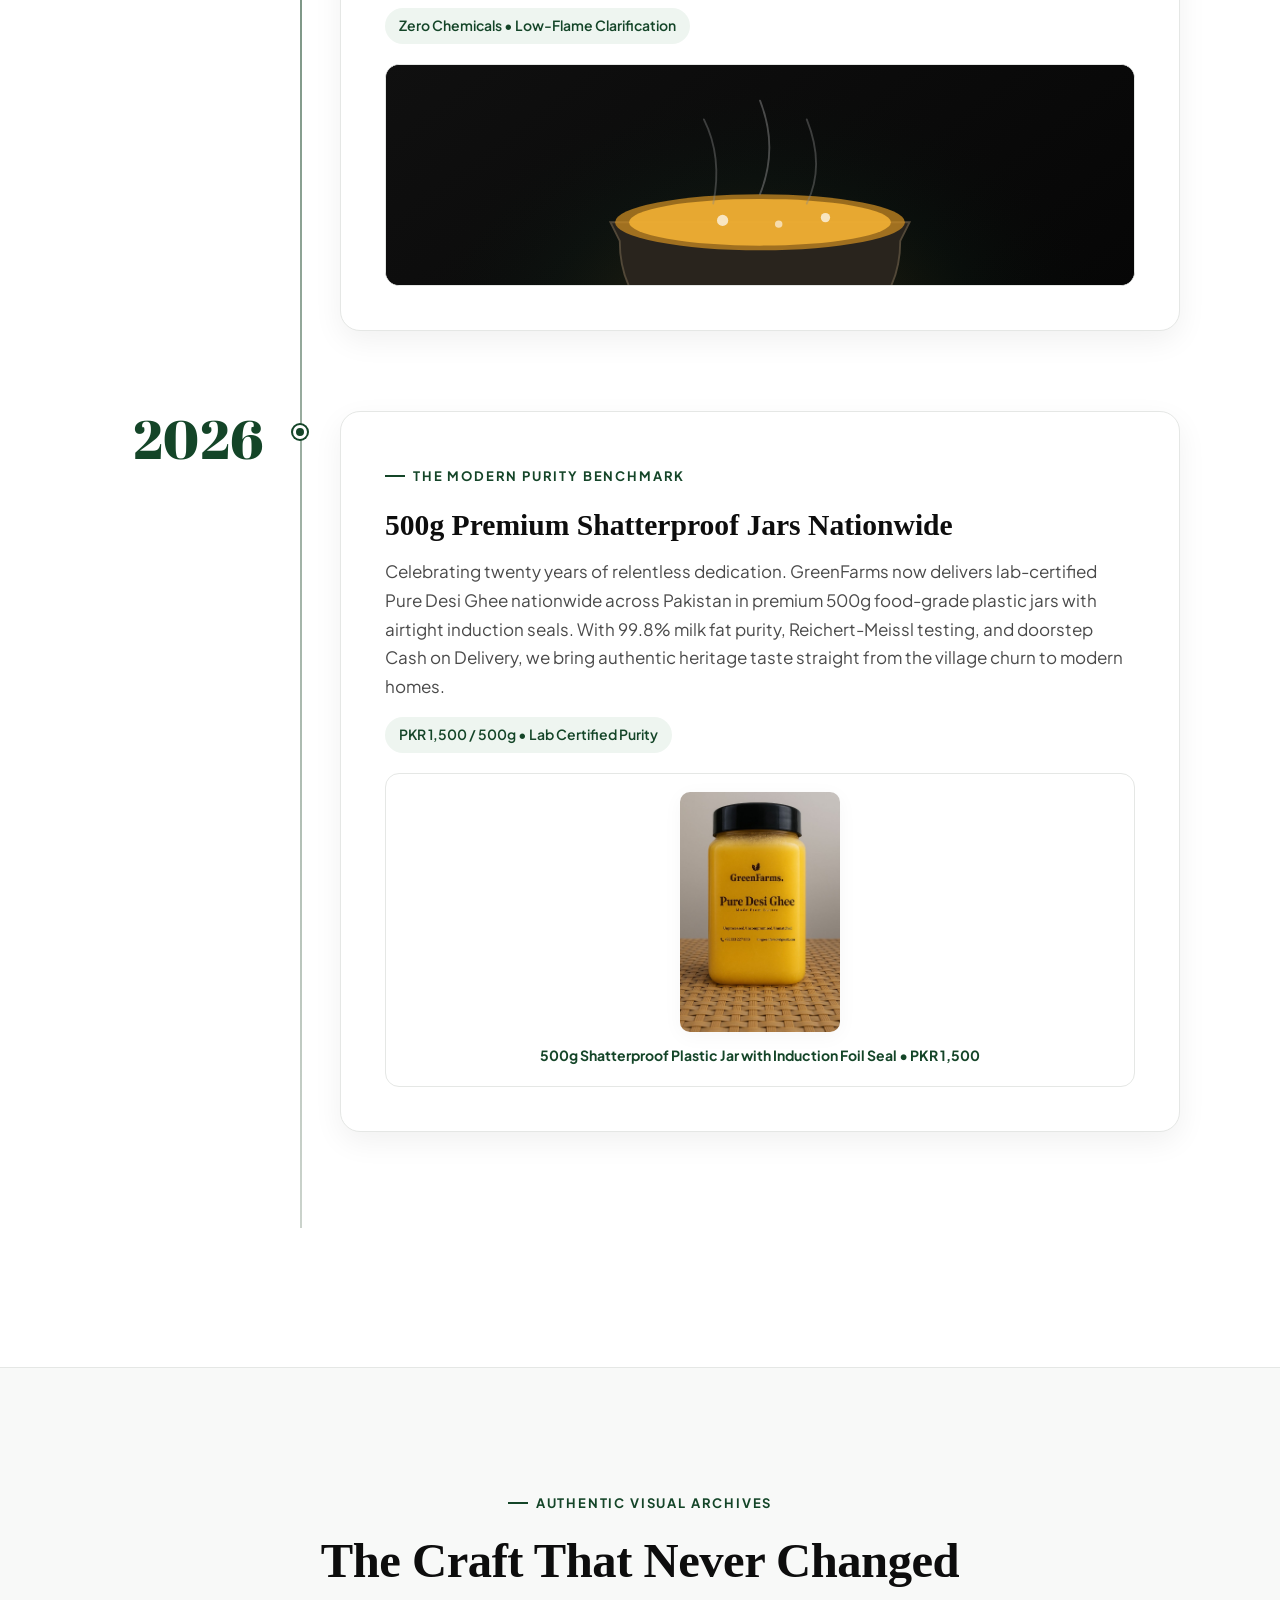
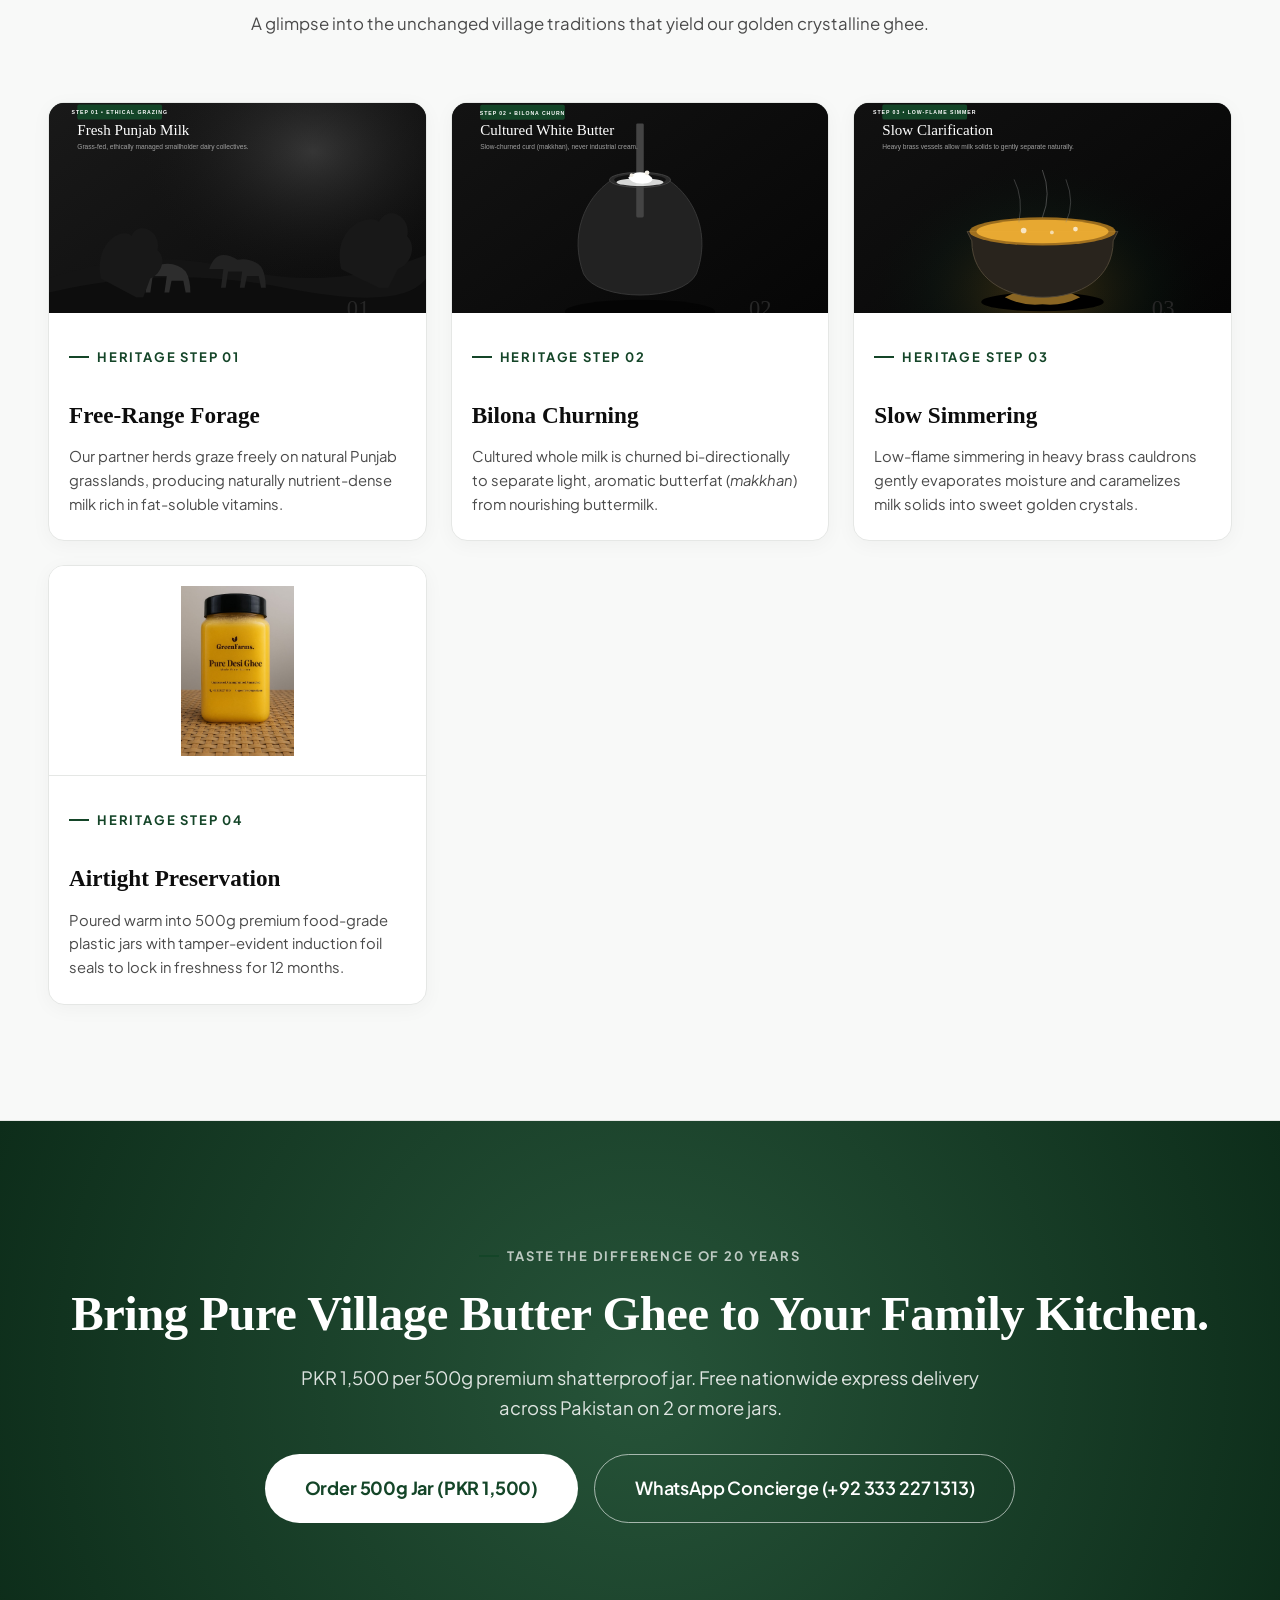
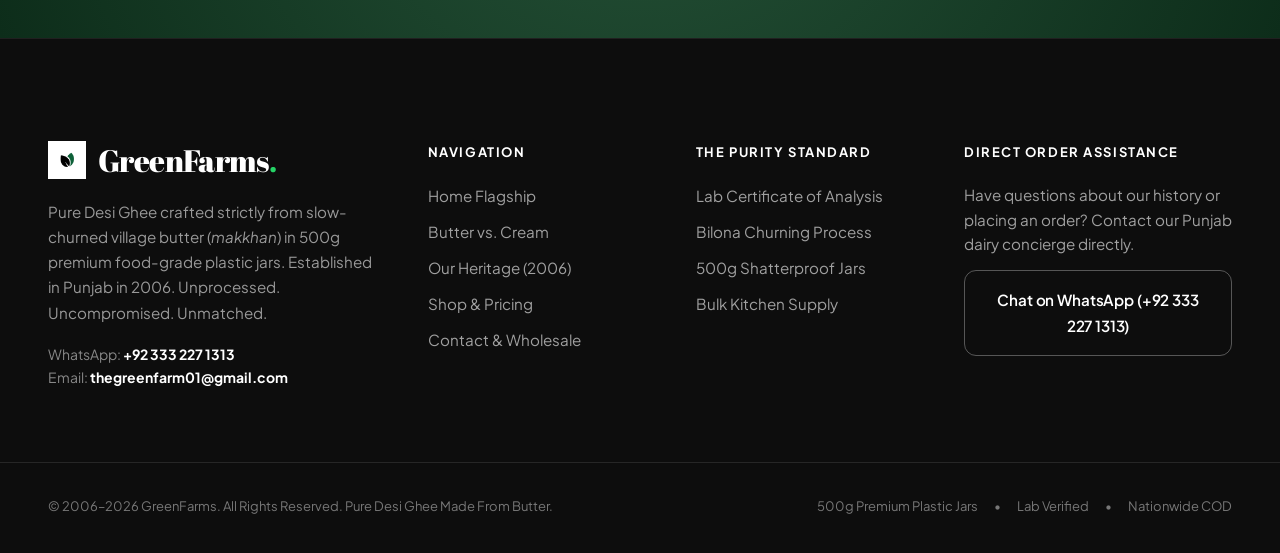
<file: heritage.html>
<!DOCTYPE html>
<html lang="en">
<head>
  <meta charset="UTF-8">
  <meta name="viewport" content="width=device-width, initial-scale=1.0, maximum-scale=1.0">
  <title>Our Heritage (Est. 2006) — GreenFarms. Pure Desi Ghee</title>
  <meta name="description" content="Discover twenty years of uncompromising Punjab dairy heritage. Founded in 2006, GreenFarms crafts pure Desi Ghee exclusively from slow-churned village butter.">
  
  <!-- Favicon -->
  <link rel="icon" type="image/png" href="assets/images/Crown.png">

  <!-- Google Fonts: Abril Fatface & Plus Jakarta Sans -->
  <link rel="preconnect" href="https://fonts.googleapis.com">
  <link rel="preconnect" href="https://fonts.gstatic.com" crossorigin>
  <link href="https://fonts.googleapis.com/css2?family=Abril+Fatface&family=Plus+Jakarta+Sans:wght@300;400;500;600;700&display=swap" rel="stylesheet">

  <!-- Main Stylesheet -->
  <link rel="stylesheet" href="css/main.css">
</head>
<body>

  <!-- Sticky Luxury Header -->
  <header class="site-header">
    <div class="container nav-container">
      <a href="index.html" class="brand-logo-link" aria-label="GreenFarms Home">
        <img src="assets/images/Crown.png" alt="GreenFarms Dual Leaf Logo" class="brand-icon">
        <span class="brand-wordmark">GreenFarms<span class="dot">.</span></span>
      </a>

      <nav class="nav-menu" aria-label="Primary Navigation">
        <a href="index.html" class="nav-link">Home</a>
        <a href="butter-vs-cream.html" class="nav-link">Butter vs. Cream</a>
        <a href="heritage.html" class="nav-link active">Our Heritage (2006)</a>
        <a href="shop.html" class="nav-link">Shop</a>
        <a href="contact.html" class="nav-link">Contact</a>
      </nav>

      <div class="nav-actions">
        <a href="https://wa.me/923332271313?text=Salam%20GreenFarms.%20I%20would%20like%20to%20inquire%20about%20Pure%20Desi%20Ghee." target="_blank" rel="noopener" class="btn btn-secondary btn-pill-sm desktop-only">
          <svg width="18" height="18" viewBox="0 0 24 24" fill="none" stroke="currentColor" stroke-width="2"><path d="M21 11.5a8.38 8.38 0 0 1-.9 3.8 8.5 8.5 0 0 1-7.6 4.7 8.38 8.38 0 0 1-3.8-.9L3 21l1.9-5.7a8.38 8.38 0 0 1-.9-3.8 8.5 8.5 0 0 1 4.7-7.6 8.38 8.38 0 0 1 3.8-.9h.5a8.48 8.48 0 0 1 8 8v.5z"/></svg>
          <span>WhatsApp</span>
        </a>

        <button class="cart-toggle-btn js-cart-toggle" aria-label="Open Cart">
          <svg width="22" height="22" viewBox="0 0 24 24" fill="none" stroke="currentColor" stroke-width="2">
            <path d="M6 2L3 6v14a2 2 0 0 0 2 2h14a2 2 0 0 0 2-2V6l-3-4z"></path>
            <line x1="3" y1="6" x2="21" y2="6"></line>
            <path d="M16 10a4 4 0 0 1-8 0"></path>
          </svg>
          <span class="cart-badge" style="display:none;">0</span>
        </button>

        <a href="shop.html" class="btn btn-primary btn-pill-sm desktop-only">Order Now</a>

        <button class="mobile-menu-btn" aria-label="Open Navigation Menu">
          <svg width="22" height="22" viewBox="0 0 24 24" fill="none" stroke="currentColor" stroke-width="2.5" stroke-linecap="round">
            <line x1="3" y1="6" x2="21" y2="6"></line>
            <line x1="3" y1="12" x2="21" y2="12"></line>
            <line x1="3" y1="18" x2="21" y2="18"></line>
          </svg>
        </button>
      </div>
    </div>
  </header>

  <!-- Full-Screen Mobile Navigation Drawer -->
  <div id="mobile-nav-drawer" class="mobile-nav-fullscreen">
    <div class="mobile-nav-header">
      <div class="brand-logo-link">
        <img src="assets/images/Crown.png" alt="GreenFarms Logo" style="width:28px; height:28px;">
        <span class="brand-wordmark" style="font-size:1.25rem;">GreenFarms<span class="dot">.</span></span>
      </div>
      <button id="mobile-nav-close" class="cart-close-btn" aria-label="Close Menu">
        <svg width="18" height="18" viewBox="0 0 24 24" fill="none" stroke="currentColor" stroke-width="2"><line x1="18" y1="6" x2="6" y2="18"></line><line x1="6" y1="6" x2="18" y2="18"></line></svg>
      </button>
    </div>
    <div class="mobile-nav-body">
      <a href="index.html" class="mobile-nav-link-item">
        <span>Home</span>
        <span>&rarr;</span>
      </a>
      <a href="butter-vs-cream.html" class="mobile-nav-link-item">
        <span>Butter vs. Cream</span>
        <span>&rarr;</span>
      </a>
      <a href="heritage.html" class="mobile-nav-link-item active">
        <span>Our Heritage (2006)</span>
        <span>&rarr;</span>
      </a>
      <a href="shop.html" class="mobile-nav-link-item">
        <span>Shop &amp; Order</span>
        <span>&rarr;</span>
      </a>
      <a href="contact.html" class="mobile-nav-link-item">
        <span>Contact &amp; Wholesale</span>
        <span>&rarr;</span>
      </a>
      <div style="margin-top:auto; padding-top:28px; display:flex; flex-direction:column; gap:12px;">
        <a href="shop.html" class="btn btn-primary" style="width:100%;">
          Order Now (PKR 1,500/Jar)
        </a>
        <a href="https://wa.me/923332271313" target="_blank" rel="noopener" class="btn btn-secondary" style="width:100%;">
          WhatsApp (+92 333 227 1313)
        </a>
      </div>
    </div>
  </div>

  <main>
    <!-- HERITAGE MONOCHROME EDITORIAL HERO -->
    <section class="monochrome-hero-section">
      <div class="container">
        <div class="eyebrow" style="color:rgba(255,255,255,0.7);">AUTHENTIC PUNJAB HERITAGE &bull; 2006 TO PRESENT</div>
        <h1 class="hero-headline" style="color:#ffffff;">
          Twenty Years of Refusing Shortcuts.<br>
          Founded in 2006.
        </h1>
        <p class="editorial-lead" style="color:rgba(255,255,255,0.85); max-width:820px; margin-top:20px;">
          In 2006, urban grocery shelves were flooded with quick-clarified cream ghee and industrial fat substitutes. GreenFarms began as a small family resolve in Punjab: to preserve the ancient art of slow-churning whole village curd into pure white butter (<em>makkhan</em>) before gentle clarification. Two decades later, we still never cut a corner.
        </p>
      </div>
    </section>

    <!-- EDITORIAL QUOTE STRIP -->
    <section style="background:var(--color-bg); padding: clamp(50px, 7vw, 90px) 0; border-bottom: 1px solid var(--color-border);">
      <div class="container" style="max-width:1000px; text-align:center;">
        <span class="eyebrow">OUR PERMANENT COMMITMENT</span>
        <blockquote style="font-family:var(--font-display); font-size:clamp(1.75rem, 3.2vw, 2.75rem); line-height:1.2; color:var(--color-ink); margin: 18px 0 24px;">
          "Purity is not a modern marketing strategy. It is the quiet discipline of honoring the ingredient."
        </blockquote>
        <div style="color:var(--color-slate); font-weight:600; font-size:1.05rem;">
          The GreenFarms Family Philosophy &bull; Established 2006, Punjab
        </div>
      </div>
    </section>

    <!-- VERTICAL HISTORICAL TIMELINE -->
    <section class="timeline-section">
      <div class="container">
        <div class="section-header-centered" style="margin-bottom: clamp(40px, 6vw, 80px);">
          <div class="eyebrow">THE CHRONICLE OF PURITY</div>
          <h2 class="section-title">Two Decades of Refusal &amp; Devotion</h2>
          <p class="section-subtitle">
            How a smallholding farm initiative in rural Punjab grew into Pakistan's benchmark for authentic butter-churned Pure Desi Ghee.
          </p>
        </div>

        <div class="timeline-container">
          <!-- 2006 Item -->
          <div class="timeline-item">
            <div class="timeline-year-col">
              <span class="numeral-huge">2006</span>
            </div>
            <div class="timeline-content-card">
              <span class="eyebrow">GENESIS IN PUNJAB</span>
              <h3 class="timeline-item-title">The Foundation of GreenFarms.</h3>
              <p>
                Founded as a dedicated family enterprise in the fertile dairy heartlands of Punjab. Witnessing commercial processors shift to boiling raw dairy cream using industrial centrifuges, the founders established GreenFarms with one mandate: return to pure cultured butter (<em>makkhan</em>). Initial batches were churned by hand and distributed strictly to close family and community patrons.
              </p>
              <div style="margin-top:16px; display:inline-flex; align-items:center; gap:8px; font-size:0.875rem; font-weight:600; color:var(--color-primary); background:var(--color-primary-subtle); padding:6px 14px; border-radius:100px;">
                <span>First Hand-Simmered Batches</span>
              </div>
              <div class="timeline-item-media" style="margin-top:20px; border-radius:14px; overflow:hidden; border:1px solid var(--color-border); background:#0d0d0d;">
                <img src="assets/images/craft-step2.svg" alt="Traditional Hand Bilona Churning in 2006" style="width:100%; height:220px; object-fit:cover; display:block;">
              </div>
            </div>
          </div>

          <!-- 2012 Item -->
          <div class="timeline-item">
            <div class="timeline-year-col">
              <span class="numeral-huge">2012</span>
            </div>
            <div class="timeline-content-card">
              <span class="eyebrow">FAIR DAIRY ALLIANCES</span>
              <h3 class="timeline-item-title">Direct Village Smallholder Partnerships</h3>
              <p>
                To maintain uncompromised raw milk standards without middlemen adulteration, GreenFarms established direct fair-wage partnerships with traditional dairy smallholders across Punjab villages. Cows and buffaloes graze naturally on green seasonal forage, ensuring high natural beta-carotene content and vibrant golden butterfat.
              </p>
              <div style="margin-top:16px; display:inline-flex; align-items:center; gap:8px; font-size:0.875rem; font-weight:600; color:var(--color-primary); background:var(--color-primary-subtle); padding:6px 14px; border-radius:100px;">
                <span>Ethical Grazing &bull; Fair Wages</span>
              </div>
              <div class="timeline-item-media" style="margin-top:20px; border-radius:14px; overflow:hidden; border:1px solid var(--color-border); background:#0d0d0d;">
                <img src="assets/images/craft-step1.svg" alt="Direct Village Dairy Farmer Collectives in 2012" style="width:100%; height:220px; object-fit:cover; display:block;">
              </div>
            </div>
          </div>

          <!-- 2018 Item -->
          <div class="timeline-item">
            <div class="timeline-year-col">
              <span class="numeral-huge">2018</span>
            </div>
            <div class="timeline-content-card">
              <span class="eyebrow">SCALING INTEGRITY</span>
              <h3 class="timeline-item-title">Rejecting Industrial Shortcuts</h3>
              <p>
                As nationwide demand surged, commercial consultants recommended high-heat steam distillation and centrifugal cream separation to cut clarification time from 4 hours down to 20 minutes. GreenFarms firmly rejected these shortcuts, investing instead in specialized small-batch brass cauldrons to preserve the delicate nutty flavor and crystalline <em>danedar</em> granulations.
              </p>
              <div style="margin-top:16px; display:inline-flex; align-items:center; gap:8px; font-size:0.875rem; font-weight:600; color:var(--color-primary); background:var(--color-primary-subtle); padding:6px 14px; border-radius:100px;">
                <span>Zero Chemicals &bull; Low-Flame Clarification</span>
              </div>
              <div class="timeline-item-media" style="margin-top:20px; border-radius:14px; overflow:hidden; border:1px solid var(--color-border); background:#0d0d0d;">
                <img src="assets/images/craft-step3.svg" alt="Traditional Brass Cauldron Clarification in 2018" style="width:100%; height:220px; object-fit:cover; display:block;">
              </div>
            </div>
          </div>

          <!-- 2026 Item -->
          <div class="timeline-item">
            <div class="timeline-year-col">
              <span class="numeral-huge">2026</span>
            </div>
            <div class="timeline-content-card">
              <span class="eyebrow">THE MODERN PURITY BENCHMARK</span>
              <h3 class="timeline-item-title">500g Premium Shatterproof Jars Nationwide</h3>
              <p>
                Celebrating twenty years of relentless dedication. GreenFarms now delivers lab-certified Pure Desi Ghee nationwide across Pakistan in premium 500g food-grade plastic jars with airtight induction seals. With 99.8% milk fat purity, Reichert-Meissl testing, and doorstep Cash on Delivery, we bring authentic heritage taste straight from the village churn to modern homes.
              </p>
              <div style="margin-top:16px; display:inline-flex; align-items:center; gap:8px; font-size:0.875rem; font-weight:600; color:var(--color-primary); background:var(--color-primary-subtle); padding:6px 14px; border-radius:100px;">
                <span>PKR 1,500 / 500g &bull; Lab Certified Purity</span>
              </div>
              <div class="timeline-item-media" style="margin-top:20px; border-radius:14px; overflow:hidden; border:1px solid var(--color-border); background:#ffffff; padding:18px; text-align:center;">
                <img src="assets/images/Most-Imp.jpg" alt="GreenFarms 500g Premium Food-Grade Plastic Jar with Black Lid" style="max-height:240px; width:auto; margin:0 auto; display:block; border-radius:10px; box-shadow:var(--shadow-subtle);">
                <div style="font-size:0.875rem; color:var(--color-primary); font-weight:700; margin-top:12px;">
                  500g Shatterproof Plastic Jar with Induction Foil Seal &bull; PKR 1,500
                </div>
              </div>
            </div>
          </div>
        </div>
      </div>
    </section>

    <!-- ARCHIVAL GALLERY / METHODOLOGY SHOWCASE -->
    <section style="background:var(--color-alabaster); padding: var(--section-padding-y) 0; border-top: 1px solid var(--color-border); border-bottom: 1px solid var(--color-border);">
      <div class="container">
        <div class="section-header-centered" style="margin-bottom: clamp(36px, 5vw, 64px);">
          <div class="eyebrow">AUTHENTIC VISUAL ARCHIVES</div>
          <h2 class="section-title">The Craft That Never Changed</h2>
          <p class="section-subtitle">A glimpse into the unchanged village traditions that yield our golden crystalline ghee.</p>
        </div>

        <div style="display:grid; grid-template-columns:repeat(auto-fit, minmax(280px, 1fr)); gap:24px;">
          <!-- Card 1 -->
          <div style="background:#ffffff; border-radius:16px; overflow:hidden; border:1px solid var(--color-border); box-shadow:var(--shadow-subtle);">
            <div style="height:210px; overflow:hidden; background:#141c16;">
              <img src="assets/images/craft-step1.svg" alt="Free-Range Forage in Punjab" style="width:100%; height:100%; object-fit:cover; display:block;">
            </div>
            <div style="padding:24px 20px;">
              <span class="eyebrow">HERITAGE STEP 01</span>
              <h3 style="font-family:var(--font-serif); font-weight:700; font-size:1.45rem; color:var(--color-ink); margin:8px 0 10px;">Free-Range Forage</h3>
              <p style="font-size:0.925rem; color:var(--color-slate); line-height:1.6;">Our partner herds graze freely on natural Punjab grasslands, producing naturally nutrient-dense milk rich in fat-soluble vitamins.</p>
            </div>
          </div>

          <!-- Card 2 -->
          <div style="background:#ffffff; border-radius:16px; overflow:hidden; border:1px solid var(--color-border); box-shadow:var(--shadow-subtle);">
            <div style="height:210px; overflow:hidden; background:#141c16;">
              <img src="assets/images/craft-step2.svg" alt="Bilona Churning" style="width:100%; height:100%; object-fit:cover; display:block;">
            </div>
            <div style="padding:24px 20px;">
              <span class="eyebrow">HERITAGE STEP 02</span>
              <h3 style="font-family:var(--font-serif); font-weight:700; font-size:1.45rem; color:var(--color-ink); margin:8px 0 10px;">Bilona Churning</h3>
              <p style="font-size:0.925rem; color:var(--color-slate); line-height:1.6;">Cultured whole milk is churned bi-directionally to separate light, aromatic butterfat (<em>makkhan</em>) from nourishing buttermilk.</p>
            </div>
          </div>

          <!-- Card 3 -->
          <div style="background:#ffffff; border-radius:16px; overflow:hidden; border:1px solid var(--color-border); box-shadow:var(--shadow-subtle);">
            <div style="height:210px; overflow:hidden; background:#141c16;">
              <img src="assets/images/craft-step3.svg" alt="Slow Simmering in Brass Cauldrons" style="width:100%; height:100%; object-fit:cover; display:block;">
            </div>
            <div style="padding:24px 20px;">
              <span class="eyebrow">HERITAGE STEP 03</span>
              <h3 style="font-family:var(--font-serif); font-weight:700; font-size:1.45rem; color:var(--color-ink); margin:8px 0 10px;">Slow Simmering</h3>
              <p style="font-size:0.925rem; color:var(--color-slate); line-height:1.6;">Low-flame simmering in heavy brass cauldrons gently evaporates moisture and caramelizes milk solids into sweet golden crystals.</p>
            </div>
          </div>

          <!-- Card 4 -->
          <div style="background:#ffffff; border-radius:16px; overflow:hidden; border:1px solid var(--color-border); box-shadow:var(--shadow-subtle);">
            <div style="height:210px; overflow:hidden; background:#ffffff; display:flex; align-items:center; justify-content:center; border-bottom:1px solid var(--color-border);">
              <img src="assets/images/Most-Imp.jpg" alt="500g Premium Plastic Jar" style="height:190px; width:auto; object-fit:contain; display:block; padding:10px 0;">
            </div>
            <div style="padding:24px 20px;">
              <span class="eyebrow">HERITAGE STEP 04</span>
              <h3 style="font-family:var(--font-serif); font-weight:700; font-size:1.45rem; color:var(--color-ink); margin:8px 0 10px;">Airtight Preservation</h3>
              <p style="font-size:0.925rem; color:var(--color-slate); line-height:1.6;">Poured warm into 500g premium food-grade plastic jars with tamper-evident induction foil seals to lock in freshness for 12 months.</p>
            </div>
          </div>
        </div>
      </div>
    </section>

    <!-- CALL TO ACTION BANNER -->
    <section class="editorial-cta-section">
      <div class="container" style="position:relative; z-index:2; text-align:center;">
        <div class="eyebrow" style="color:rgba(255,255,255,0.7);">TASTE THE DIFFERENCE OF 20 YEARS</div>
        <h2 class="section-title" style="color:#ffffff; margin-bottom:20px;">
          Bring Pure Village Butter Ghee to Your Family Kitchen.
        </h2>
        <p style="color:rgba(255,255,255,0.85); font-size:1.15rem; max-width:680px; margin:0 auto 32px; line-height:1.6;">
          PKR 1,500 per 500g premium shatterproof jar. Free nationwide express delivery across Pakistan on 2 or more jars.
        </p>
        <div style="display:flex; justify-content:center; gap:16px; flex-wrap:wrap;">
          <a href="shop.html" class="btn btn-pill-lg" style="background:#ffffff; color:var(--color-primary); font-weight:700;">
            Order 500g Jar (PKR 1,500)
          </a>
          <a href="https://wa.me/923332271313" target="_blank" rel="noopener" class="btn btn-pill-lg" style="border:1.5px solid rgba(255,255,255,0.6); color:#ffffff; background:transparent;">
            WhatsApp Concierge (+92 333 227 1313)
          </a>
        </div>
      </div>
    </section>
  </main>

  <!-- CART SLIDE-OUT DRAWER -->
  <div id="cart-backdrop" class="cart-backdrop"></div>
  <aside id="cart-drawer" class="cart-drawer" aria-label="Shopping Cart">
    <div class="cart-drawer-header">
      <div class="cart-drawer-title">Your Pantry Cart</div>
      <button id="cart-close-btn" class="cart-close-btn" aria-label="Close cart">
        <svg width="18" height="18" viewBox="0 0 24 24" fill="none" stroke="currentColor" stroke-width="2"><line x1="18" y1="6" x2="6" y2="18"></line><line x1="6" y1="6" x2="18" y2="18"></line></svg>
      </button>
    </div>

    <div class="shipping-meter-wrap">
      <div id="shipping-meter-text">Add <strong>PKR 3,000</strong> for <strong>FREE Delivery</strong></div>
      <div class="shipping-meter-bar">
        <div id="shipping-progress" class="shipping-meter-progress"></div>
      </div>
    </div>

    <div id="cart-items-container" class="cart-items-list"></div>

    <div id="cart-empty-view" class="cart-empty-state">
      <svg width="56" height="56" viewBox="0 0 24 24" fill="none" stroke="#ccc" stroke-width="1.5" style="margin:0 auto;"><path d="M6 2L3 6v14a2 2 0 0 0 2 2h14a2 2 0 0 0 2-2V6l-3-4z"/><line x1="3" y1="6" x2="21" y2="6"/><path d="M16 10a4 4 0 0 1-8 0"/></svg>
      <div class="cart-empty-title">Your Cart is Empty</div>
      <p style="color:#777; font-size:0.9rem; margin-bottom:18px;">Experience the purity of traditional butter-churned Desi Ghee in 500g premium plastic jars.</p>
      <a href="shop.html" onclick="closeCart()" class="btn btn-primary btn-pill-sm">Explore Shop</a>
    </div>

    <div id="cart-footer-view" class="cart-drawer-footer" style="display:none;">
      <div class="cart-total-row">
        <span>Subtotal</span>
        <strong id="cart-subtotal-val">PKR 0</strong>
      </div>
      <div class="cart-total-row">
        <span>Delivery (Across Pakistan)</span>
        <strong id="cart-shipping-val">PKR 250</strong>
      </div>
      <div class="cart-total-row cart-grand-total">
        <span>Total Payable (COD):</span>
        <span id="cart-grand-total-val" class="num">PKR 0</span>
      </div>

      <div class="cart-checkout-actions">
        <button onclick="CODCheckout.open()" class="btn btn-primary" style="width:100%; border-radius:12px;">
          Cash on Delivery Checkout &rarr;
        </button>
        <button onclick="sendWhatsAppOrder()" class="btn btn-secondary" style="width:100%; border-radius:12px;">
          Quick Order via WhatsApp
        </button>
      </div>
    </div>
  </aside>

  <!-- COD CHECKOUT MODAL -->
  <div id="cod-modal" class="modal-backdrop">
    <div class="modal-box">
      <button class="modal-close-x" onclick="CODCheckout.close()" aria-label="Close Modal">
        <svg width="18" height="18" viewBox="0 0 24 24" fill="none" stroke="currentColor" stroke-width="2"><line x1="18" y1="6" x2="6" y2="18"></line><line x1="6" y1="6" x2="18" y2="18"></line></svg>
      </button>
      <div id="cod-modal-content">
        <div class="eyebrow">FAST &amp; SECURE CHECKOUT</div>
        <h2 style="font-family:var(--font-display); font-size:2rem; color:var(--color-ink); margin-bottom:10px;">
          Cash on Delivery Order
        </h2>
        <p style="color:#666; font-size:0.95rem; margin-bottom:20px;">
          Fill in your doorstep delivery details. Pay in cash when the courier arrives.
        </p>

        <div style="background:var(--color-alabaster); padding:14px 18px; border-radius:14px; margin-bottom:20px; border:1px solid var(--color-border);">
          <div id="cod-summary-list"></div>
          <div style="display:flex; justify-content:space-between; margin-top:10px; padding-top:8px; border-top:1.5px solid #0d0d0d; font-size:1.1rem; font-weight:700;">
            <span>Grand Total:</span>
            <span id="cod-total-amount" style="color:var(--color-primary); font-family:var(--font-display);">PKR 0</span>
          </div>
        </div>

        <form id="cod-form" onsubmit="CODCheckout.submit(event)">
          <div class="form-group">
            <label class="form-label" for="customer_name">Full Name *</label>
            <input type="text" id="customer_name" name="customer_name" class="form-control" placeholder="e.g. Tariq Mehmood" required>
          </div>

          <div class="form-group">
            <label class="form-label" for="customer_phone">Phone / WhatsApp Number *</label>
            <input type="tel" id="customer_phone" name="customer_phone" class="form-control" placeholder="e.g. 0333 1234567" required>
          </div>

          <div class="form-group">
            <label class="form-label" for="customer_city">Delivery City *</label>
            <input type="text" id="customer_city" name="customer_city" class="form-control" placeholder="e.g. Lahore, Karachi, Islamabad..." required>
          </div>

          <div class="form-group">
            <label class="form-label" for="customer_address">Full Street / House Address *</label>
            <textarea id="customer_address" name="customer_address" class="form-control" placeholder="House #, Street #, Sector / Colony" required></textarea>
          </div>

          <button type="submit" class="btn btn-primary" style="width:100%; border-radius:12px; padding:16px; font-size:1.05rem; margin-top:10px;">
            Confirm Cash on Delivery Order &rarr;
          </button>
        </form>
      </div>
    </div>
  </div>

  <!-- LAB CERTIFICATE MODAL -->
  <div id="lab-cert-modal" class="modal-backdrop">
    <div class="modal-box" style="max-width:680px;">
      <button class="modal-close-x" onclick="LabModal.close()" aria-label="Close Modal">
        <svg width="18" height="18" viewBox="0 0 24 24" fill="none" stroke="currentColor" stroke-width="2"><line x1="18" y1="6" x2="6" y2="18"></line><line x1="6" y1="6" x2="18" y2="18"></line></svg>
      </button>
      <div class="lab-cert-header">
        <div>
          <span style="font-size:0.75rem; letter-spacing:0.12em; text-transform:uppercase; color:var(--color-primary); font-weight:700;">OFFICIAL CERTIFICATE OF ANALYSIS</span>
          <h3 style="font-family:var(--font-display); font-size:1.75rem; color:var(--color-ink);">GreenFarms. Laboratory Verification</h3>
        </div>
        <div>
          <span class="cert-pass-pill">100% PASS</span>
          <div style="font-size:0.8125rem; color:#777; margin-top:4px;">Batch: #GF-2026-B9</div>
        </div>
      </div>

      <p style="font-size:0.95rem; color:#555; line-height:1.6; margin-bottom:16px;">
        Every single harvest of GreenFarms Pure Desi Ghee is independently analyzed for fat purity, volatile fatty acid profile (Reichert-Meissl test), and zero foreign vegetable or animal fat adulteration.
      </p>

      <table class="lab-cert-table">
        <thead>
          <tr>
            <th>Test Parameter</th>
            <th>Standard Requirement</th>
            <th>GreenFarms Tested Value</th>
            <th>Status</th>
          </tr>
        </thead>
        <tbody>
          <tr>
            <td><strong>Milk Fat Purity</strong></td>
            <td>Min 99.0%</td>
            <td style="color:var(--color-primary); font-weight:700;">99.82%</td>
            <td><span class="cert-pass-pill">Compliant</span></td>
          </tr>
          <tr>
            <td><strong>Moisture Content</strong></td>
            <td>Max 0.3%</td>
            <td style="color:var(--color-primary); font-weight:700;">0.14%</td>
            <td><span class="cert-pass-pill">Compliant</span></td>
          </tr>
          <tr>
            <td><strong>Reichert-Meissl (RM) Value</strong></td>
            <td>Min 26.0 (Butter Fat Marker)</td>
            <td style="color:var(--color-primary); font-weight:700;">28.6</td>
            <td><span class="cert-pass-pill">Pure Butter</span></td>
          </tr>
          <tr>
            <td><strong>Baudouin Test (Vanaspati Fat)</strong></td>
            <td>Negative</td>
            <td style="color:var(--color-primary); font-weight:700;">Negative (0.00%)</td>
            <td><span class="cert-pass-pill">Absence Verified</span></td>
          </tr>
          <tr>
            <td><strong>Added Colors &amp; Flavors</strong></td>
            <td>Nil</td>
            <td style="color:var(--color-primary); font-weight:700;">Zero (Natural Golden Carotene)</td>
            <td><span class="cert-pass-pill">Pure</span></td>
          </tr>
        </tbody>
      </table>

      <div style="margin-top:20px; padding:14px; background:#f0f6f2; border-radius:12px; font-size:0.875rem; color:#144528;">
        <strong>Purity Guarantee:</strong> GreenFarms guarantees 100% refund plus lab test reimbursement if any GreenFarms jar fails accredited food laboratory purity testing.
      </div>
    </div>
  </div>

  <!-- GLOBAL FOOTER -->
  <footer class="site-footer">
    <div class="container footer-grid">
      <div>
        <a href="index.html" class="brand-logo-link" style="color:#ffffff;">
          <img src="assets/images/Crown.png" alt="GreenFarms Icon" class="brand-icon">
          <span class="brand-wordmark" style="color:#ffffff;">GreenFarms<span class="dot" style="color:#25D366;">.</span></span>
        </a>
        <p class="footer-brand-bio">
          Pure Desi Ghee crafted strictly from slow-churned village butter (<em>makkhan</em>) in 500g premium food-grade plastic jars. Established in Punjab in 2006. Unprocessed. Uncompromised. Unmatched.
        </p>
        <div style="margin-top:18px; font-size:0.875rem; color:#888;">
          WhatsApp: <strong style="color:#ffffff;">+92 333 227 1313</strong><br>
          Email: <strong style="color:#ffffff;">thegreenfarm01@gmail.com</strong>
        </div>
      </div>

      <div>
        <div class="footer-col-title">Navigation</div>
        <div class="footer-links-list">
          <a href="index.html" class="footer-link">Home Flagship</a>
          <a href="butter-vs-cream.html" class="footer-link">Butter vs. Cream</a>
          <a href="heritage.html" class="footer-link">Our Heritage (2006)</a>
          <a href="shop.html" class="footer-link">Shop &amp; Pricing</a>
          <a href="contact.html" class="footer-link">Contact &amp; Wholesale</a>
        </div>
      </div>

      <div>
        <div class="footer-col-title">The Purity Standard</div>
        <div class="footer-links-list">
          <a href="javascript:void(0)" onclick="LabModal.open()" class="footer-link">Lab Certificate of Analysis</a>
          <a href="butter-vs-cream.html" class="footer-link">Bilona Churning Process</a>
          <a href="shop.html" class="footer-link">500g Shatterproof Jars</a>
          <a href="contact.html" class="footer-link">Bulk Kitchen Supply</a>
        </div>
      </div>

      <div>
        <div class="footer-col-title">Direct Order Assistance</div>
        <p style="font-size:0.95rem; color:#a0a0a0; line-height:1.6; margin-bottom:14px;">
          Have questions about our history or placing an order? Contact our Punjab dairy concierge directly.
        </p>
        <a href="https://wa.me/923332271313" target="_blank" rel="noopener" class="btn btn-secondary" style="width:100%; border-radius:12px; font-size:0.95rem; color:#ffffff; border-color:rgba(255,255,255,0.3);">
          Chat on WhatsApp (+92 333 227 1313)
        </a>
      </div>
    </div>

    <div class="container footer-bottom-bar">
      <div>&copy; 2006&ndash;2026 GreenFarms. All Rights Reserved. Pure Desi Ghee Made From Butter.</div>
      <div style="display:flex; gap:16px; flex-wrap:wrap;">
        <span>500g Premium Plastic Jars</span>
        <span>&bull;</span>
        <span>Lab Verified</span>
        <span>&bull;</span>
        <span>Nationwide COD</span>
      </div>
    </div>
  </footer>

  <script src="js/app.js"></script>
</body>
</html>
</file>
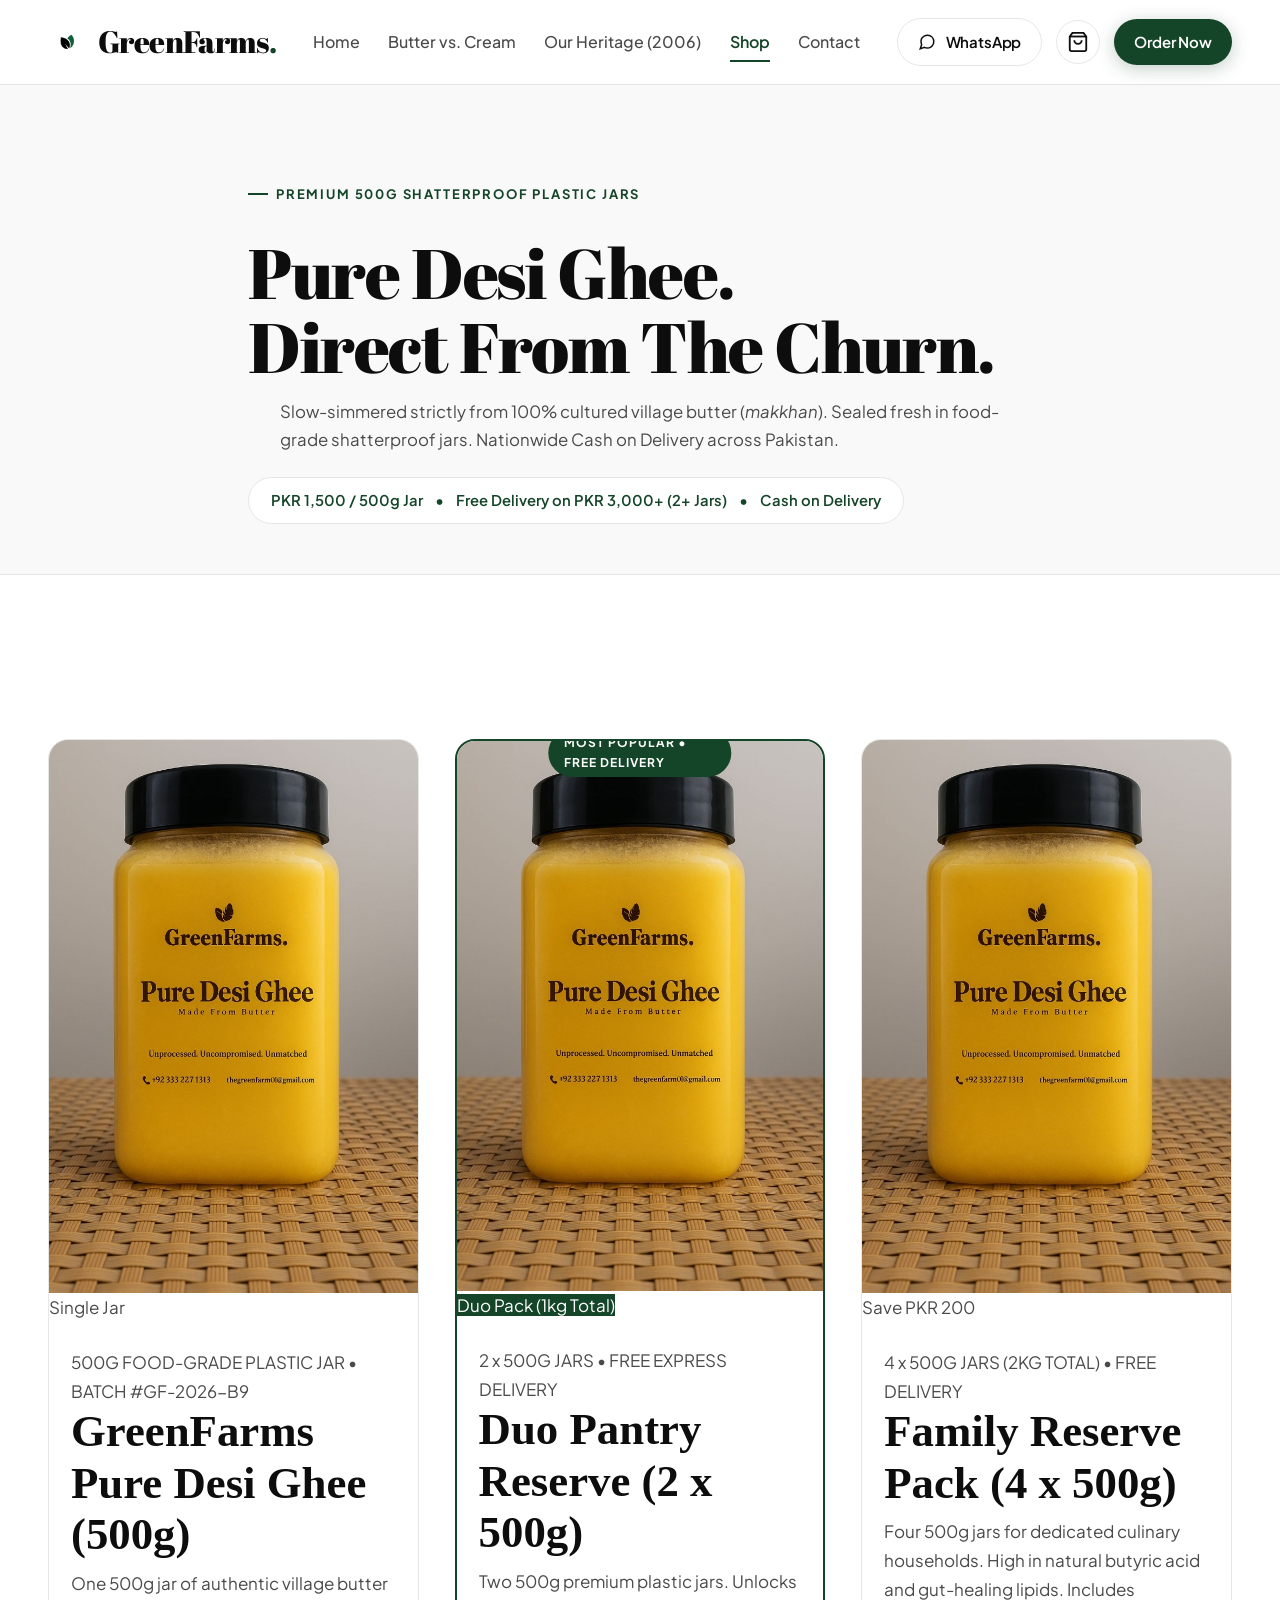
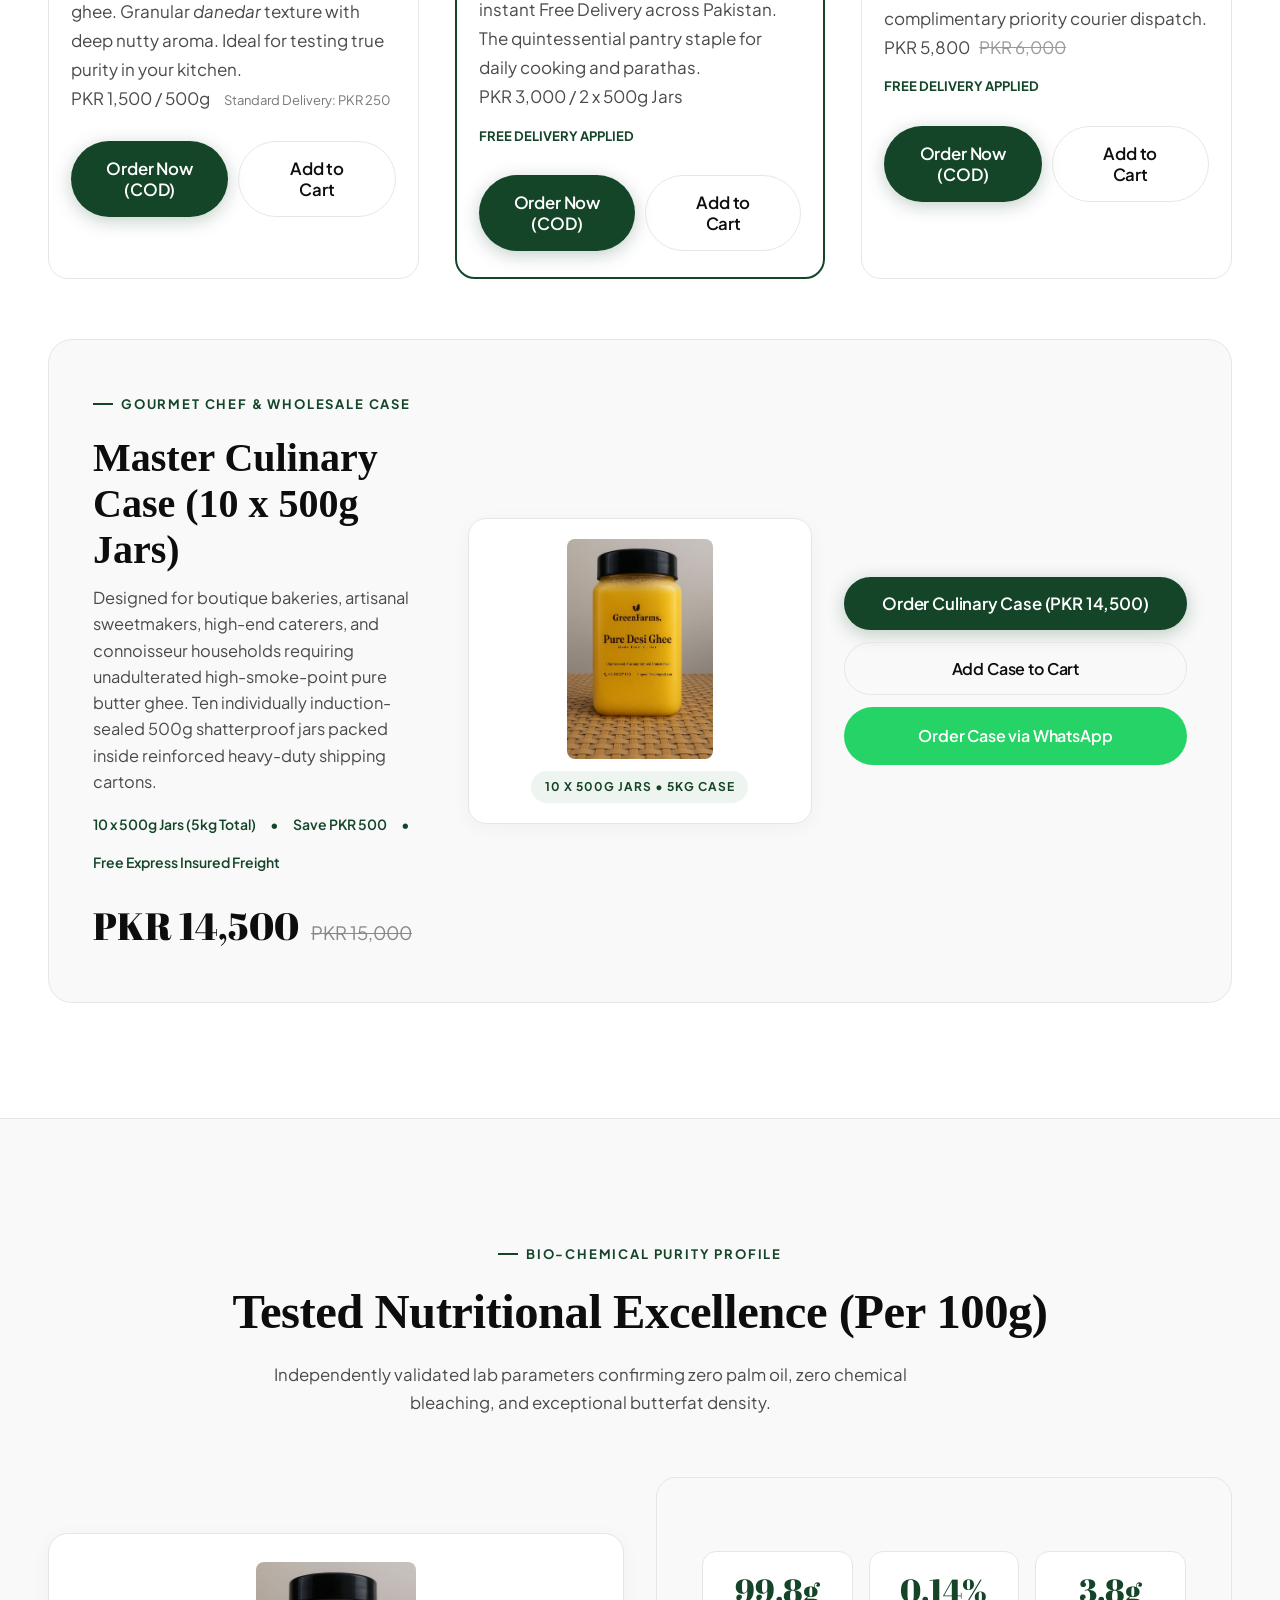
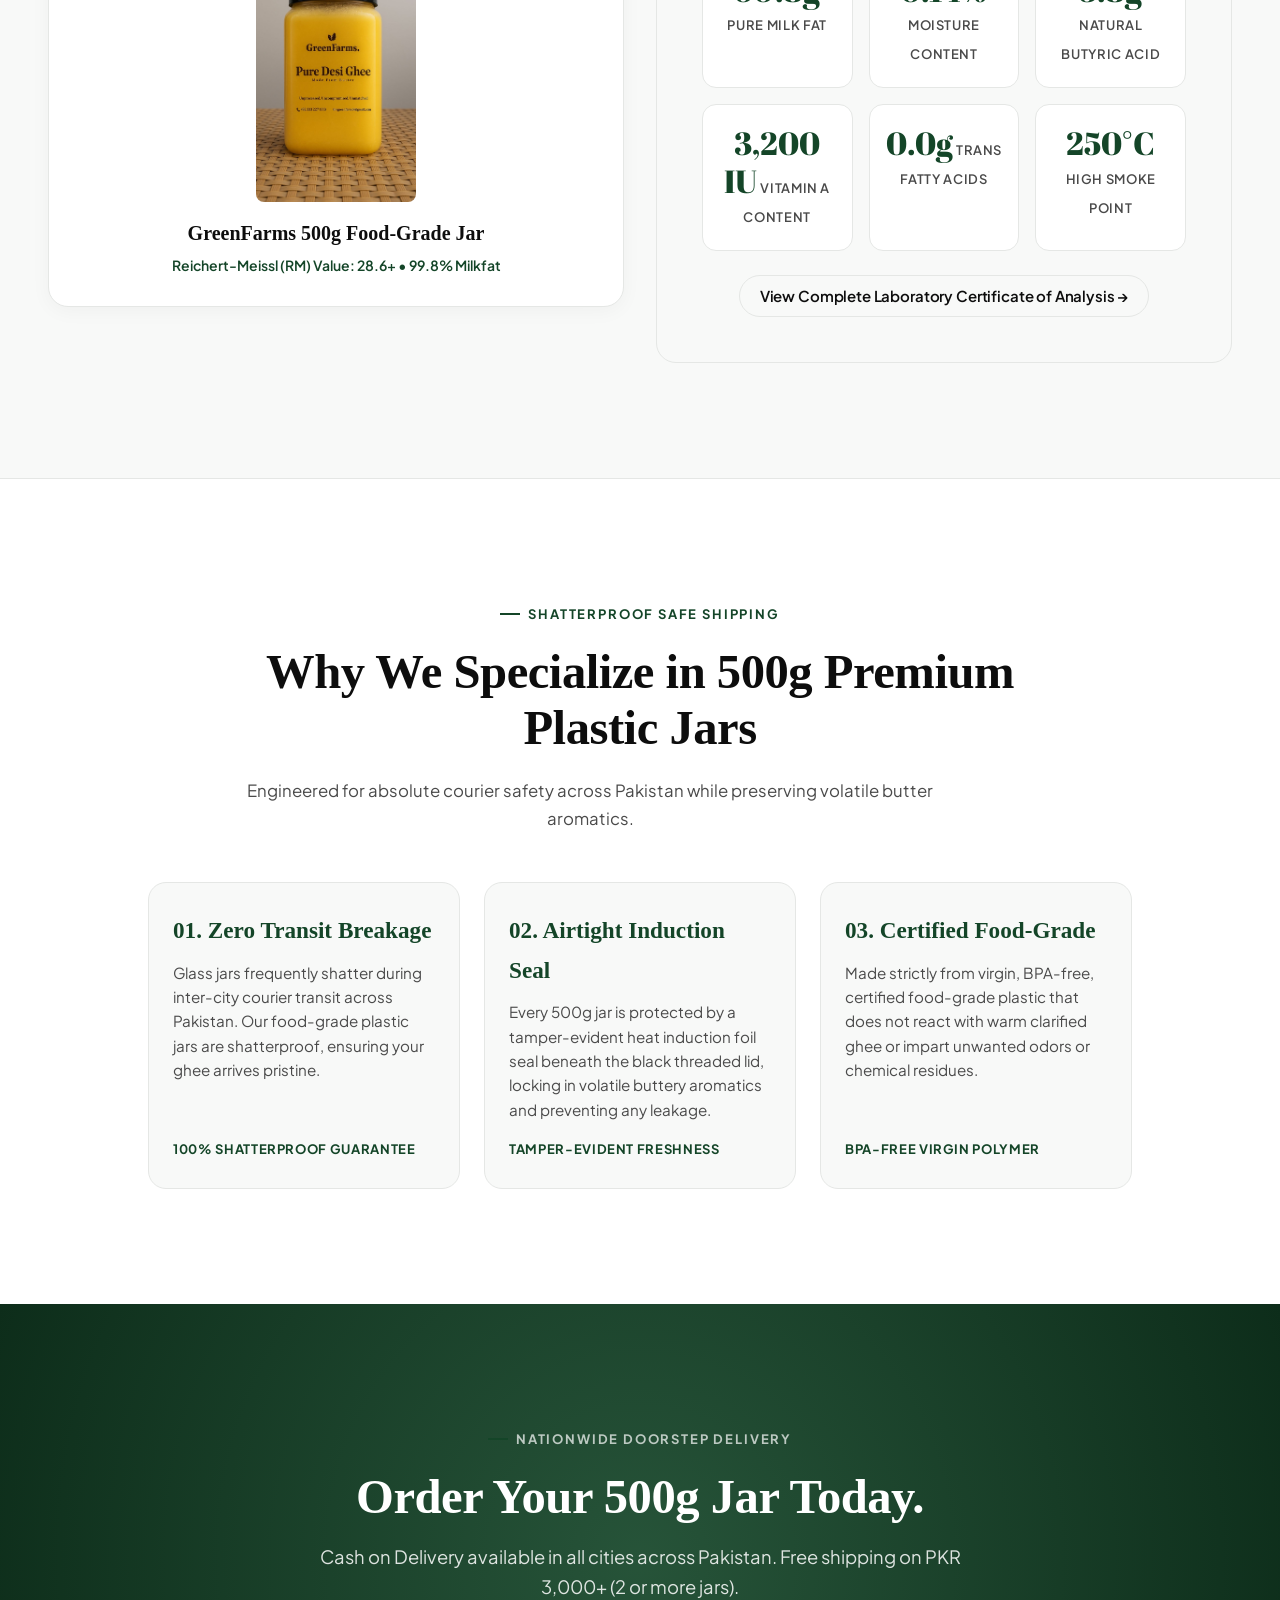
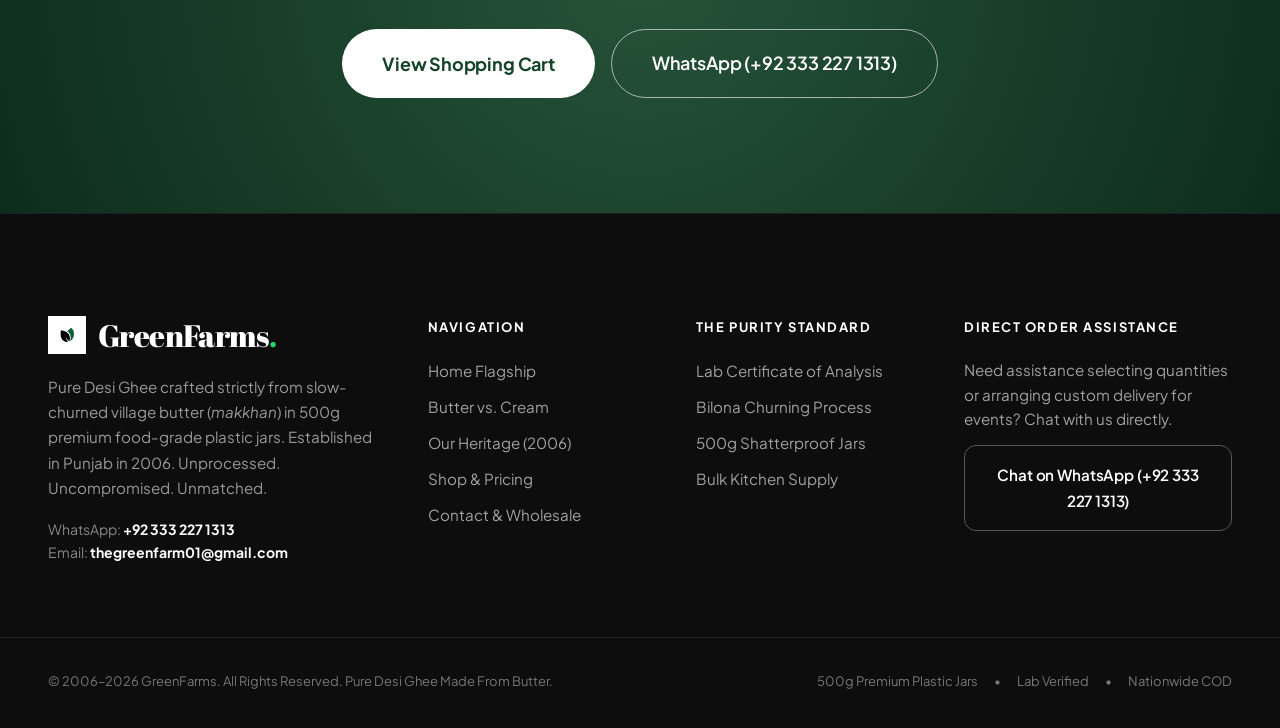
<file: shop.html>
<!DOCTYPE html>
<html lang="en">
<head>
  <meta charset="UTF-8">
  <meta name="viewport" content="width=device-width, initial-scale=1.0, maximum-scale=1.0">
  <title>Shop &amp; Pricing — GreenFarms. Pure Desi Ghee (PKR 1,500 / 500g)</title>
  <meta name="description" content="Order authentic village butter-churned Pure Desi Ghee in 500g premium plastic jars. PKR 1,500 per jar. Free express delivery across Pakistan on PKR 3,000+. Doorstep Cash on Delivery.">
  
  <!-- Favicon -->
  <link rel="icon" type="image/png" href="assets/images/Crown.png">

  <!-- Google Fonts: Abril Fatface & Plus Jakarta Sans -->
  <link rel="preconnect" href="https://fonts.googleapis.com">
  <link rel="preconnect" href="https://fonts.gstatic.com" crossorigin>
  <link href="https://fonts.googleapis.com/css2?family=Abril+Fatface&family=Plus+Jakarta+Sans:wght@300;400;500;600;700&display=swap" rel="stylesheet">

  <!-- Main Stylesheet -->
  <link rel="stylesheet" href="css/main.css">
</head>
<body>

  <!-- Sticky Luxury Header -->
  <header class="site-header">
    <div class="container nav-container">
      <a href="index.html" class="brand-logo-link" aria-label="GreenFarms Home">
        <img src="assets/images/Crown.png" alt="GreenFarms Dual Leaf Logo" class="brand-icon">
        <span class="brand-wordmark">GreenFarms<span class="dot">.</span></span>
      </a>

      <nav class="nav-menu" aria-label="Primary Navigation">
        <a href="index.html" class="nav-link">Home</a>
        <a href="butter-vs-cream.html" class="nav-link">Butter vs. Cream</a>
        <a href="heritage.html" class="nav-link">Our Heritage (2006)</a>
        <a href="shop.html" class="nav-link active">Shop</a>
        <a href="contact.html" class="nav-link">Contact</a>
      </nav>

      <div class="nav-actions">
        <a href="https://wa.me/923332271313?text=Salam%20GreenFarms.%20I%20would%20like%20to%20inquire%20about%20Pure%20Desi%20Ghee." target="_blank" rel="noopener" class="btn btn-secondary btn-pill-sm desktop-only">
          <svg width="18" height="18" viewBox="0 0 24 24" fill="none" stroke="currentColor" stroke-width="2"><path d="M21 11.5a8.38 8.38 0 0 1-.9 3.8 8.5 8.5 0 0 1-7.6 4.7 8.38 8.38 0 0 1-3.8-.9L3 21l1.9-5.7a8.38 8.38 0 0 1-.9-3.8 8.5 8.5 0 0 1 4.7-7.6 8.38 8.38 0 0 1 3.8-.9h.5a8.48 8.48 0 0 1 8 8v.5z"/></svg>
          <span>WhatsApp</span>
        </a>

        <button class="cart-toggle-btn js-cart-toggle" aria-label="Open Cart">
          <svg width="22" height="22" viewBox="0 0 24 24" fill="none" stroke="currentColor" stroke-width="2">
            <path d="M6 2L3 6v14a2 2 0 0 0 2 2h14a2 2 0 0 0 2-2V6l-3-4z"></path>
            <line x1="3" y1="6" x2="21" y2="6"></line>
            <path d="M16 10a4 4 0 0 1-8 0"></path>
          </svg>
          <span class="cart-badge" style="display:none;">0</span>
        </button>

        <a href="shop.html" class="btn btn-primary btn-pill-sm desktop-only">Order Now</a>

        <button class="mobile-menu-btn" aria-label="Open Navigation Menu">
          <svg width="22" height="22" viewBox="0 0 24 24" fill="none" stroke="currentColor" stroke-width="2.5" stroke-linecap="round">
            <line x1="3" y1="6" x2="21" y2="6"></line>
            <line x1="3" y1="12" x2="21" y2="12"></line>
            <line x1="3" y1="18" x2="21" y2="18"></line>
          </svg>
        </button>
      </div>
    </div>
  </header>

  <!-- Full-Screen Mobile Navigation Drawer -->
  <div id="mobile-nav-drawer" class="mobile-nav-fullscreen">
    <div class="mobile-nav-header">
      <div class="brand-logo-link">
        <img src="assets/images/Crown.png" alt="GreenFarms Logo" style="width:28px; height:28px;">
        <span class="brand-wordmark" style="font-size:1.25rem;">GreenFarms<span class="dot">.</span></span>
      </div>
      <button id="mobile-nav-close" class="cart-close-btn" aria-label="Close Menu">
        <svg width="18" height="18" viewBox="0 0 24 24" fill="none" stroke="currentColor" stroke-width="2"><line x1="18" y1="6" x2="6" y2="18"></line><line x1="6" y1="6" x2="18" y2="18"></line></svg>
      </button>
    </div>
    <div class="mobile-nav-body">
      <a href="index.html" class="mobile-nav-link-item">
        <span>Home</span>
        <span>&rarr;</span>
      </a>
      <a href="butter-vs-cream.html" class="mobile-nav-link-item">
        <span>Butter vs. Cream</span>
        <span>&rarr;</span>
      </a>
      <a href="heritage.html" class="mobile-nav-link-item">
        <span>Our Heritage (2006)</span>
        <span>&rarr;</span>
      </a>
      <a href="shop.html" class="mobile-nav-link-item active">
        <span>Shop &amp; Order</span>
        <span>&rarr;</span>
      </a>
      <a href="contact.html" class="mobile-nav-link-item">
        <span>Contact &amp; Wholesale</span>
        <span>&rarr;</span>
      </a>
      <div style="margin-top:auto; padding-top:28px; display:flex; flex-direction:column; gap:12px;">
        <a href="shop.html" class="btn btn-primary" style="width:100%;">
          Order Now (PKR 1,500/Jar)
        </a>
        <a href="https://wa.me/923332271313" target="_blank" rel="noopener" class="btn btn-secondary" style="width:100%;">
          WhatsApp (+92 333 227 1313)
        </a>
      </div>
    </div>
  </div>

  <main>
    <!-- SHOP PAGE HERO -->
    <section style="background:var(--color-alabaster); padding: clamp(50px, 7vw, 90px) 0 clamp(30px, 4vw, 50px); border-bottom: 1px solid var(--color-border);">
      <div class="container text-center" style="max-width:880px;">
        <span class="eyebrow">PREMIUM 500G SHATTERPROOF PLASTIC JARS</span>
        <h1 class="hero-headline" style="margin-top:10px; margin-bottom:14px;">
          Pure Desi Ghee.<br>Direct From The Churn.
        </h1>
        <p class="editorial-lead" style="margin: 0 auto 24px;">
          Slow-simmered strictly from 100% cultured village butter (<em>makkhan</em>). Sealed fresh in food-grade shatterproof jars. Nationwide Cash on Delivery across Pakistan.
        </p>
        <div style="display:inline-flex; align-items:center; gap:12px; flex-wrap:wrap; justify-content:center; background:#ffffff; padding:10px 22px; border-radius:100px; border:1px solid var(--color-border); font-size:0.925rem; font-weight:600; color:var(--color-primary);">
          <span>PKR 1,500 / 500g Jar</span>
          <span>&bull;</span>
          <span>Free Delivery on PKR 3,000+ (2+ Jars)</span>
          <span>&bull;</span>
          <span>Cash on Delivery</span>
        </div>
      </div>
    </section>

    <!-- PRODUCT CATALOGUE GRID -->
    <section style="padding: var(--section-padding-y) 0; background:var(--color-bg);">
      <div class="container">
        <div class="shop-grid">
          
          <!-- Card 1: Single Jar -->
          <div class="product-card">
            <div class="product-card-img-wrap">
              <img src="assets/images/Most-Imp.jpg" alt="GreenFarms Pure Desi Ghee 500g Jar" class="product-card-img">
              <span class="product-badge">Single Jar</span>
            </div>
            <div class="product-card-body">
              <div class="product-spec-meta">500G FOOD-GRADE PLASTIC JAR &bull; BATCH #GF-2026-B9</div>
              <h3 class="product-title">GreenFarms Pure Desi Ghee (500g)</h3>
              <p class="product-desc">
                One 500g jar of authentic village butter ghee. Granular <em>danedar</em> texture with deep nutty aroma. Ideal for testing true purity in your kitchen.
              </p>
              <div class="product-price-row">
                <div>
                  <span class="price-val">PKR 1,500</span>
                  <span class="price-unit">/ 500g</span>
                </div>
                <div style="font-size:0.8125rem; color:#777;">Standard Delivery: PKR 250</div>
              </div>
              <div class="card-action-btns">
                <button onclick="quickAddAndCheckout('Pure Desi Ghee (Single Jar)', '500g', 1500)" class="btn btn-primary">
                  Order Now (COD)
                </button>
                <button onclick="GreenFarmsCart.addItem({id:'ghee-500g', name:'Pure Desi Ghee (Single Jar)', weight:'500g', price:1500, image:'assets/images/Most-Imp.jpg'})" class="btn btn-secondary">
                  Add to Cart
                </button>
              </div>
            </div>
          </div>

          <!-- Card 2: Duo Pantry Pack (Free Delivery) -->
          <div class="product-card" style="border: 2px solid var(--color-primary); position:relative;">
            <div style="position:absolute; top:-12px; left:50%; transform:translateX(-50%); background:var(--color-primary); color:#ffffff; font-size:0.75rem; font-weight:700; letter-spacing:0.08em; text-transform:uppercase; padding:4px 16px; border-radius:100px; z-index:3;">
              MOST POPULAR &bull; FREE DELIVERY
            </div>
            <div class="product-card-img-wrap">
              <img src="assets/images/Most-Imp.jpg" alt="GreenFarms Duo Pack 2x 500g Jars" class="product-card-img">
              <span class="product-badge" style="background:var(--color-primary); color:#ffffff;">Duo Pack (1kg Total)</span>
            </div>
            <div class="product-card-body">
              <div class="product-spec-meta">2 x 500G JARS &bull; FREE EXPRESS DELIVERY</div>
              <h3 class="product-title">Duo Pantry Reserve (2 x 500g)</h3>
              <p class="product-desc">
                Two 500g premium plastic jars. Unlocks instant Free Delivery across Pakistan. The quintessential pantry staple for daily cooking and parathas.
              </p>
              <div class="product-price-row">
                <div>
                  <span class="price-val">PKR 3,000</span>
                  <span class="price-unit">/ 2 x 500g Jars</span>
                </div>
                <div style="font-size:0.8125rem; color:var(--color-primary); font-weight:700;">FREE DELIVERY APPLIED</div>
              </div>
              <div class="card-action-btns">
                <button onclick="quickAddAndCheckout('Duo Pantry Reserve', '2 x 500g', 3000)" class="btn btn-primary">
                  Order Now (COD)
                </button>
                <button onclick="GreenFarmsCart.addItem({id:'ghee-duo-1kg', name:'Duo Pantry Reserve', weight:'2 x 500g', price:3000, image:'assets/images/Most-Imp.jpg'})" class="btn btn-secondary">
                  Add to Cart
                </button>
              </div>
            </div>
          </div>

          <!-- Card 3: Family Reserve Pack -->
          <div class="product-card">
            <div class="product-card-img-wrap">
              <img src="assets/images/Most-Imp.jpg" alt="GreenFarms Family Reserve 4x 500g Jars" class="product-card-img">
              <span class="product-badge">Save PKR 200</span>
            </div>
            <div class="product-card-body">
              <div class="product-spec-meta">4 x 500G JARS (2KG TOTAL) &bull; FREE DELIVERY</div>
              <h3 class="product-title">Family Reserve Pack (4 x 500g)</h3>
              <p class="product-desc">
                Four 500g jars for dedicated culinary households. High in natural butyric acid and gut-healing lipids. Includes complimentary priority courier dispatch.
              </p>
              <div class="product-price-row">
                <div>
                  <span class="price-val">PKR 5,800</span>
                  <span class="price-unit" style="text-decoration:line-through; color:#999; margin-left:6px;">PKR 6,000</span>
                </div>
                <div style="font-size:0.8125rem; color:var(--color-primary); font-weight:700;">FREE DELIVERY APPLIED</div>
              </div>
              <div class="card-action-btns">
                <button onclick="quickAddAndCheckout('Family Reserve Pack', '4 x 500g', 5800)" class="btn btn-primary">
                  Order Now (COD)
                </button>
                <button onclick="GreenFarmsCart.addItem({id:'ghee-family-2kg', name:'Family Reserve Pack', weight:'4 x 500g', price:5800, image:'assets/images/Most-Imp.jpg'})" class="btn btn-secondary">
                  Add to Cart
                </button>
              </div>
            </div>
          </div>

        </div>

        <!-- Master Culinary Case Section -->
        <div class="bulk-case-card" style="margin-top:clamp(40px, 6vw, 60px); background:var(--color-alabaster); border:1px solid var(--color-border); border-radius:24px; padding:clamp(28px, 4vw, 44px); display:grid; grid-template-columns: repeat(auto-fit, minmax(280px, 1fr)); gap:32px; align-items:center;">
          <div>
            <div class="eyebrow">GOURMET CHEF &amp; WHOLESALE CASE</div>
            <h2 style="font-family:var(--font-serif); font-weight:700; font-size:clamp(1.85rem, 3.2vw, 2.5rem); color:var(--color-ink); line-height:1.15; margin-bottom:12px;">
              Master Culinary Case (10 x 500g Jars)
            </h2>
            <p style="color:var(--color-slate); font-size:1.025rem; line-height:1.6; margin-bottom:18px;">
              Designed for boutique bakeries, artisanal sweetmakers, high-end caterers, and connoisseur households requiring unadulterated high-smoke-point pure butter ghee. Ten individually induction-sealed 500g shatterproof jars packed inside reinforced heavy-duty shipping cartons.
            </p>
            <div style="display:flex; gap:14px; flex-wrap:wrap; font-size:0.875rem; font-weight:600; color:var(--color-primary); margin-bottom:18px;">
              <span>10 x 500g Jars (5kg Total)</span>
              <span>&bull;</span>
              <span>Save PKR 500</span>
              <span>&bull;</span>
              <span>Free Express Insured Freight</span>
            </div>
            <div style="display:flex; align-items:baseline; gap:12px;">
              <span style="font-family:var(--font-display); font-size:2.4rem; color:var(--color-ink); font-weight:400;">PKR 14,500</span>
              <span style="text-decoration:line-through; color:#888; font-size:1.15rem;">PKR 15,000</span>
            </div>
          </div>

          <div style="text-align:center; background:#ffffff; border-radius:18px; padding:20px; border:1px solid var(--color-border); box-shadow:var(--shadow-subtle);">
            <img src="assets/images/Most-Imp.jpg" alt="Master Culinary Case 10 x 500g Jars" style="max-height:220px; width:auto; margin:0 auto; display:block; border-radius:8px;">
            <div style="margin-top:12px; font-size:0.75rem; font-weight:700; letter-spacing:0.08em; text-transform:uppercase; color:var(--color-primary); background:var(--color-primary-subtle); padding:6px 14px; border-radius:100px; display:inline-block;">
              10 x 500G JARS &bull; 5KG CASE
            </div>
          </div>

          <div class="bulk-case-actions" style="display:flex; flex-direction:column; gap:12px;">
            <button onclick="quickAddAndCheckout('Master Culinary Case', '10 x 500g', 14500)" class="btn btn-primary" style="padding:16px; font-size:1.05rem; width:100%;">
              Order Culinary Case (PKR 14,500)
            </button>
            <button onclick="GreenFarmsCart.addItem({id:'ghee-case-5kg', name:'Master Culinary Case', weight:'10 x 500g', price:14500, image:'assets/images/Most-Imp.jpg'})" class="btn btn-secondary" style="padding:15px; font-size:1rem; width:100%;">
              Add Case to Cart
            </button>
            <a href="https://wa.me/923332271313?text=Salam%20GreenFarms.%20I%20am%20interested%20in%20ordering%20the%20Master%20Culinary%20Case%20(10%20x%20500g)%20for%20PKR%2014,500." target="_blank" rel="noopener" class="btn" style="background:#25D366; color:#ffffff; padding:15px; font-size:1rem; border-radius:100px; text-align:center; font-weight:600;">
              Order Case via WhatsApp
            </a>
          </div>
        </div>
      </div>
    </section>

    <!-- NUTRITION & BIO-CHEMICAL SPECIFICATIONS -->
    <section style="background:var(--color-alabaster); padding: var(--section-padding-y) 0; border-top: 1px solid var(--color-border); border-bottom: 1px solid var(--color-border);">
      <div class="container">
        <div class="section-header-centered">
          <span class="eyebrow">BIO-CHEMICAL PURITY PROFILE</span>
          <h2 class="section-title">Tested Nutritional Excellence (Per 100g)</h2>
          <p class="section-subtitle">
            Independently validated lab parameters confirming zero palm oil, zero chemical bleaching, and exceptional butterfat density.
          </p>
        </div>

        <div style="display:grid; grid-template-columns:repeat(auto-fit, minmax(280px, 1fr)); gap:32px; align-items:center; margin-top:36px;">
          <div style="text-align:center; background:#ffffff; border-radius:20px; padding:28px 20px; border:1px solid var(--color-border); box-shadow:var(--shadow-subtle);">
            <img src="assets/images/Most-Imp.jpg" alt="Pure Desi Ghee 500g Jar Nutritional Quality" style="max-height:240px; width:auto; margin:0 auto; display:block; border-radius:8px;">
            <div style="margin-top:14px; font-family:var(--font-serif); font-size:1.25rem; font-weight:700; color:var(--color-ink);">
              GreenFarms 500g Food-Grade Jar
            </div>
            <div style="font-size:0.875rem; color:var(--color-primary); font-weight:600; margin-top:4px;">
              Reichert-Meissl (RM) Value: 28.6+ &bull; 99.8% Milkfat
            </div>
          </div>

          <div class="nutrition-panel" style="margin:0;">
            <div class="nutrition-grid" style="grid-template-columns: repeat(auto-fit, minmax(130px, 1fr));">
              <div class="nutrition-stat-box">
                <span class="nutrition-stat-num">99.8g</span>
                <span class="nutrition-stat-label">Pure Milk Fat</span>
              </div>
              <div class="nutrition-stat-box">
                <span class="nutrition-stat-num">0.14%</span>
                <span class="nutrition-stat-label">Moisture Content</span>
              </div>
              <div class="nutrition-stat-box">
                <span class="nutrition-stat-num">3.8g</span>
                <span class="nutrition-stat-label">Natural Butyric Acid</span>
              </div>
              <div class="nutrition-stat-box">
                <span class="nutrition-stat-num">3,200 IU</span>
                <span class="nutrition-stat-label">Vitamin A Content</span>
              </div>
              <div class="nutrition-stat-box">
                <span class="nutrition-stat-num">0.0g</span>
                <span class="nutrition-stat-label">Trans Fatty Acids</span>
              </div>
              <div class="nutrition-stat-box">
                <span class="nutrition-stat-num">250&deg;C</span>
                <span class="nutrition-stat-label">High Smoke Point</span>
              </div>
            </div>

            <div style="margin-top:24px; text-align:center;">
              <button onclick="LabModal.open()" class="btn btn-secondary btn-pill-sm">
                View Complete Laboratory Certificate of Analysis &rarr;
              </button>
            </div>
          </div>
        </div>
      </div>
    </section>

    <!-- PACKAGING INTEGRITY EXPLAINER -->
    <section style="padding: var(--section-padding-y) 0; background:var(--color-bg);">
      <div class="container" style="max-width:1080px;">
        <div class="section-header-centered" style="margin-bottom: clamp(30px, 4vw, 50px);">
          <span class="eyebrow">SHATTERPROOF SAFE SHIPPING</span>
          <h2 class="section-title">Why We Specialize in 500g Premium Plastic Jars</h2>
          <p class="section-subtitle">Engineered for absolute courier safety across Pakistan while preserving volatile butter aromatics.</p>
        </div>

        <div style="display:grid; grid-template-columns:repeat(auto-fit, minmax(280px, 1fr)); gap:24px; align-items:stretch;">
          <div style="background:var(--color-alabaster); padding:28px 24px; border-radius:18px; border:1px solid var(--color-border); display:flex; flex-direction:column;">
            <div style="font-family:var(--font-serif); font-weight:700; font-size:1.45rem; color:var(--color-primary); margin-bottom:10px;">01. Zero Transit Breakage</div>
            <p style="font-size:0.95rem; color:var(--color-slate); line-height:1.6; margin-bottom:16px;">Glass jars frequently shatter during inter-city courier transit across Pakistan. Our food-grade plastic jars are shatterproof, ensuring your ghee arrives pristine.</p>
            <div style="margin-top:auto; font-size:0.8125rem; font-weight:700; color:var(--color-primary); letter-spacing:0.05em; text-transform:uppercase;">100% Shatterproof Guarantee</div>
          </div>
          
          <div style="background:var(--color-alabaster); padding:28px 24px; border-radius:18px; border:1px solid var(--color-border); display:flex; flex-direction:column;">
            <div style="font-family:var(--font-serif); font-weight:700; font-size:1.45rem; color:var(--color-primary); margin-bottom:10px;">02. Airtight Induction Seal</div>
            <p style="font-size:0.95rem; color:var(--color-slate); line-height:1.6; margin-bottom:16px;">Every 500g jar is protected by a tamper-evident heat induction foil seal beneath the black threaded lid, locking in volatile buttery aromatics and preventing any leakage.</p>
            <div style="margin-top:auto; font-size:0.8125rem; font-weight:700; color:var(--color-primary); letter-spacing:0.05em; text-transform:uppercase;">Tamper-Evident Freshness</div>
          </div>

          <div style="background:var(--color-alabaster); padding:28px 24px; border-radius:18px; border:1px solid var(--color-border); display:flex; flex-direction:column;">
            <div style="font-family:var(--font-serif); font-weight:700; font-size:1.45rem; color:var(--color-primary); margin-bottom:10px;">03. Certified Food-Grade</div>
            <p style="font-size:0.95rem; color:var(--color-slate); line-height:1.6; margin-bottom:16px;">Made strictly from virgin, BPA-free, certified food-grade plastic that does not react with warm clarified ghee or impart unwanted odors or chemical residues.</p>
            <div style="margin-top:auto; font-size:0.8125rem; font-weight:700; color:var(--color-primary); letter-spacing:0.05em; text-transform:uppercase;">BPA-Free Virgin Polymer</div>
          </div>
        </div>
      </div>
    </section>

    <!-- CALL TO ACTION BANNER -->
    <section class="editorial-cta-section">
      <div class="container" style="position:relative; z-index:2; text-align:center;">
        <span class="eyebrow" style="color:rgba(255,255,255,0.7);">NATIONWIDE DOORSTEP DELIVERY</span>
        <h2 class="section-title" style="color:#ffffff; margin-bottom:16px;">
          Order Your 500g Jar Today.
        </h2>
        <p style="color:rgba(255,255,255,0.85); font-size:1.15rem; max-width:680px; margin:0 auto 28px; line-height:1.6;">
          Cash on Delivery available in all cities across Pakistan. Free shipping on PKR 3,000+ (2 or more jars).
        </p>
        <div style="display:flex; justify-content:center; gap:16px; flex-wrap:wrap;">
          <button onclick="openCart()" class="btn btn-pill-lg" style="background:#ffffff; color:var(--color-primary); font-weight:700;">
            View Shopping Cart
          </button>
          <a href="https://wa.me/923332271313?text=Salam%20GreenFarms.%20I%20would%20like%20to%20place%20an%20order%20for%20Pure%20Desi%20Ghee." target="_blank" rel="noopener" class="btn btn-pill-lg" style="border:1.5px solid rgba(255,255,255,0.6); color:#ffffff; background:transparent;">
            WhatsApp (+92 333 227 1313)
          </a>
        </div>
      </div>
    </section>
  </main>

  <!-- CART SLIDE-OUT DRAWER -->
  <div id="cart-backdrop" class="cart-backdrop"></div>
  <aside id="cart-drawer" class="cart-drawer" aria-label="Shopping Cart">
    <div class="cart-drawer-header">
      <div class="cart-drawer-title">Your Pantry Cart</div>
      <button id="cart-close-btn" class="cart-close-btn" aria-label="Close cart">
        <svg width="18" height="18" viewBox="0 0 24 24" fill="none" stroke="currentColor" stroke-width="2"><line x1="18" y1="6" x2="6" y2="18"></line><line x1="6" y1="6" x2="18" y2="18"></line></svg>
      </button>
    </div>

    <div class="shipping-meter-wrap">
      <div id="shipping-meter-text">Add <strong>PKR 3,000</strong> for <strong>FREE Delivery</strong></div>
      <div class="shipping-meter-bar">
        <div id="shipping-progress" class="shipping-meter-progress"></div>
      </div>
    </div>

    <div id="cart-items-container" class="cart-items-list"></div>

    <div id="cart-empty-view" class="cart-empty-state">
      <svg width="56" height="56" viewBox="0 0 24 24" fill="none" stroke="#ccc" stroke-width="1.5" style="margin:0 auto;"><path d="M6 2L3 6v14a2 2 0 0 0 2 2h14a2 2 0 0 0 2-2V6l-3-4z"/><line x1="3" y1="6" x2="21" y2="6"/><path d="M16 10a4 4 0 0 1-8 0"/></svg>
      <div class="cart-empty-title">Your Cart is Empty</div>
      <p style="color:#777; font-size:0.9rem; margin-bottom:18px;">Experience the purity of traditional butter-churned Desi Ghee in 500g premium plastic jars.</p>
      <a href="shop.html" onclick="closeCart()" class="btn btn-primary btn-pill-sm">Explore Shop</a>
    </div>

    <div id="cart-footer-view" class="cart-drawer-footer" style="display:none;">
      <div class="cart-total-row">
        <span>Subtotal</span>
        <strong id="cart-subtotal-val">PKR 0</strong>
      </div>
      <div class="cart-total-row">
        <span>Delivery (Across Pakistan)</span>
        <strong id="cart-shipping-val">PKR 250</strong>
      </div>
      <div class="cart-total-row cart-grand-total">
        <span>Total Payable (COD):</span>
        <span id="cart-grand-total-val" class="num">PKR 0</span>
      </div>

      <div class="cart-checkout-actions">
        <button onclick="CODCheckout.open()" class="btn btn-primary" style="width:100%; border-radius:12px;">
          Cash on Delivery Checkout &rarr;
        </button>
        <button onclick="sendWhatsAppOrder()" class="btn btn-secondary" style="width:100%; border-radius:12px;">
          Quick Order via WhatsApp
        </button>
      </div>
    </div>
  </aside>

  <!-- COD CHECKOUT MODAL -->
  <div id="cod-modal" class="modal-backdrop">
    <div class="modal-box">
      <button class="modal-close-x" onclick="CODCheckout.close()" aria-label="Close Modal">
        <svg width="18" height="18" viewBox="0 0 24 24" fill="none" stroke="currentColor" stroke-width="2"><line x1="18" y1="6" x2="6" y2="18"></line><line x1="6" y1="6" x2="18" y2="18"></line></svg>
      </button>
      <div id="cod-modal-content">
        <div class="eyebrow">FAST &amp; SECURE CHECKOUT</div>
        <h2 style="font-family:var(--font-display); font-size:2rem; color:var(--color-ink); margin-bottom:10px;">
          Cash on Delivery Order
        </h2>
        <p style="color:#666; font-size:0.95rem; margin-bottom:20px;">
          Fill in your doorstep delivery details. Pay in cash when the courier arrives.
        </p>

        <div style="background:var(--color-alabaster); padding:14px 18px; border-radius:14px; margin-bottom:20px; border:1px solid var(--color-border);">
          <div id="cod-summary-list"></div>
          <div style="display:flex; justify-content:space-between; margin-top:10px; padding-top:8px; border-top:1.5px solid #0d0d0d; font-size:1.1rem; font-weight:700;">
            <span>Grand Total:</span>
            <span id="cod-total-amount" style="color:var(--color-primary); font-family:var(--font-display);">PKR 0</span>
          </div>
        </div>

        <form id="cod-form" onsubmit="CODCheckout.submit(event)">
          <div class="form-group">
            <label class="form-label" for="customer_name">Full Name *</label>
            <input type="text" id="customer_name" name="customer_name" class="form-control" placeholder="e.g. Tariq Mehmood" required>
          </div>

          <div class="form-group">
            <label class="form-label" for="customer_phone">Phone / WhatsApp Number *</label>
            <input type="tel" id="customer_phone" name="customer_phone" class="form-control" placeholder="e.g. 0333 1234567" required>
          </div>

          <div class="form-group">
            <label class="form-label" for="customer_city">Delivery City *</label>
            <input type="text" id="customer_city" name="customer_city" class="form-control" placeholder="e.g. Lahore, Karachi, Islamabad..." required>
          </div>

          <div class="form-group">
            <label class="form-label" for="customer_address">Full Street / House Address *</label>
            <textarea id="customer_address" name="customer_address" class="form-control" placeholder="House #, Street #, Sector / Colony" required></textarea>
          </div>

          <button type="submit" class="btn btn-primary" style="width:100%; border-radius:12px; padding:16px; font-size:1.05rem; margin-top:10px;">
            Confirm Cash on Delivery Order &rarr;
          </button>
        </form>
      </div>
    </div>
  </div>

  <!-- LAB CERTIFICATE MODAL -->
  <div id="lab-cert-modal" class="modal-backdrop">
    <div class="modal-box" style="max-width:680px;">
      <button class="modal-close-x" onclick="LabModal.close()" aria-label="Close Modal">
        <svg width="18" height="18" viewBox="0 0 24 24" fill="none" stroke="currentColor" stroke-width="2"><line x1="18" y1="6" x2="6" y2="18"></line><line x1="6" y1="6" x2="18" y2="18"></line></svg>
      </button>
      <div class="lab-cert-header">
        <div>
          <span style="font-size:0.75rem; letter-spacing:0.12em; text-transform:uppercase; color:var(--color-primary); font-weight:700;">OFFICIAL CERTIFICATE OF ANALYSIS</span>
          <h3 style="font-family:var(--font-display); font-size:1.75rem; color:var(--color-ink);">GreenFarms. Laboratory Verification</h3>
        </div>
        <div>
          <span class="cert-pass-pill">100% PASS</span>
          <div style="font-size:0.8125rem; color:#777; margin-top:4px;">Batch: #GF-2026-B9</div>
        </div>
      </div>

      <p style="font-size:0.95rem; color:#555; line-height:1.6; margin-bottom:16px;">
        Every single harvest of GreenFarms Pure Desi Ghee is independently analyzed for fat purity, volatile fatty acid profile (Reichert-Meissl test), and zero foreign vegetable or animal fat adulteration.
      </p>

      <table class="lab-cert-table">
        <thead>
          <tr>
            <th>Test Parameter</th>
            <th>Standard Requirement</th>
            <th>GreenFarms Tested Value</th>
            <th>Status</th>
          </tr>
        </thead>
        <tbody>
          <tr>
            <td><strong>Milk Fat Purity</strong></td>
            <td>Min 99.0%</td>
            <td style="color:var(--color-primary); font-weight:700;">99.82%</td>
            <td><span class="cert-pass-pill">Compliant</span></td>
          </tr>
          <tr>
            <td><strong>Moisture Content</strong></td>
            <td>Max 0.3%</td>
            <td style="color:var(--color-primary); font-weight:700;">0.14%</td>
            <td><span class="cert-pass-pill">Compliant</span></td>
          </tr>
          <tr>
            <td><strong>Reichert-Meissl (RM) Value</strong></td>
            <td>Min 26.0 (Butter Fat Marker)</td>
            <td style="color:var(--color-primary); font-weight:700;">28.6</td>
            <td><span class="cert-pass-pill">Pure Butter</span></td>
          </tr>
          <tr>
            <td><strong>Baudouin Test (Vanaspati Fat)</strong></td>
            <td>Negative</td>
            <td style="color:var(--color-primary); font-weight:700;">Negative (0.00%)</td>
            <td><span class="cert-pass-pill">Absence Verified</span></td>
          </tr>
          <tr>
            <td><strong>Added Colors &amp; Flavors</strong></td>
            <td>Nil</td>
            <td style="color:var(--color-primary); font-weight:700;">Zero (Natural Golden Carotene)</td>
            <td><span class="cert-pass-pill">Pure</span></td>
          </tr>
        </tbody>
      </table>

      <div style="margin-top:20px; padding:14px; background:#f0f6f2; border-radius:12px; font-size:0.875rem; color:#144528;">
        <strong>Purity Guarantee:</strong> GreenFarms guarantees 100% refund plus lab test reimbursement if any GreenFarms jar fails accredited food laboratory purity testing.
      </div>
    </div>
  </div>

  <!-- GLOBAL FOOTER -->
  <footer class="site-footer">
    <div class="container footer-grid">
      <div>
        <a href="index.html" class="brand-logo-link" style="color:#ffffff;">
          <img src="assets/images/Crown.png" alt="GreenFarms Icon" class="brand-icon">
          <span class="brand-wordmark" style="color:#ffffff;">GreenFarms<span class="dot" style="color:#25D366;">.</span></span>
        </a>
        <p class="footer-brand-bio">
          Pure Desi Ghee crafted strictly from slow-churned village butter (<em>makkhan</em>) in 500g premium food-grade plastic jars. Established in Punjab in 2006. Unprocessed. Uncompromised. Unmatched.
        </p>
        <div style="margin-top:18px; font-size:0.875rem; color:#888;">
          WhatsApp: <strong style="color:#ffffff;">+92 333 227 1313</strong><br>
          Email: <strong style="color:#ffffff;">thegreenfarm01@gmail.com</strong>
        </div>
      </div>

      <div>
        <div class="footer-col-title">Navigation</div>
        <div class="footer-links-list">
          <a href="index.html" class="footer-link">Home Flagship</a>
          <a href="butter-vs-cream.html" class="footer-link">Butter vs. Cream</a>
          <a href="heritage.html" class="footer-link">Our Heritage (2006)</a>
          <a href="shop.html" class="footer-link">Shop &amp; Pricing</a>
          <a href="contact.html" class="footer-link">Contact &amp; Wholesale</a>
        </div>
      </div>

      <div>
        <div class="footer-col-title">The Purity Standard</div>
        <div class="footer-links-list">
          <a href="javascript:void(0)" onclick="LabModal.open()" class="footer-link">Lab Certificate of Analysis</a>
          <a href="butter-vs-cream.html" class="footer-link">Bilona Churning Process</a>
          <a href="shop.html" class="footer-link">500g Shatterproof Jars</a>
          <a href="contact.html" class="footer-link">Bulk Kitchen Supply</a>
        </div>
      </div>

      <div>
        <div class="footer-col-title">Direct Order Assistance</div>
        <p style="font-size:0.95rem; color:#a0a0a0; line-height:1.6; margin-bottom:14px;">
          Need assistance selecting quantities or arranging custom delivery for events? Chat with us directly.
        </p>
        <a href="https://wa.me/923332271313" target="_blank" rel="noopener" class="btn btn-secondary" style="width:100%; border-radius:12px; font-size:0.95rem; color:#ffffff; border-color:rgba(255,255,255,0.3);">
          Chat on WhatsApp (+92 333 227 1313)
        </a>
      </div>
    </div>

    <div class="container footer-bottom-bar">
      <div>&copy; 2006&ndash;2026 GreenFarms. All Rights Reserved. Pure Desi Ghee Made From Butter.</div>
      <div style="display:flex; gap:16px; flex-wrap:wrap;">
        <span>500g Premium Plastic Jars</span>
        <span>&bull;</span>
        <span>Lab Verified</span>
        <span>&bull;</span>
        <span>Nationwide COD</span>
      </div>
    </div>
  </footer>

  <script src="js/app.js"></script>
</body>
</html>
</file>
<file: css/main.css>
/* ==========================================================================
   GREENFARMS. — ULTRA-PREMIUM EDITORIAL LUXURY DESIGN SYSTEM
   Heritage Organic Dairy • Pure Desi Ghee Made From Butter (Est. 2006)
   Strictly 500g Premium Food-Grade Plastic Jars
   Typography: Abril Fatface (Display) + Plus Jakarta Sans (Body)
   Zero Horizontal Overflow • 100% Mobile Optimized (360px–430px)
   ========================================================================== */

:root {
  /* Colors */
  --color-primary: #144528;          /* Deep Forest Dark Green matching Crown.png */
  --color-primary-dark: #0d2f1b;
  --color-primary-light: #1c5b36;
  --color-primary-subtle: #eef5f0;
  
  --color-ink: #0D0D0D;             /* Deep Charcoal Black for display titles */
  --color-slate: #4A4A4A;           /* Muted Slate for body copy */
  --color-muted: #737373;
  --color-border: #E5E7E5;
  --color-border-subtle: #F0F2F0;
  
  --color-bg: #FFFFFF;              /* Pure Crisp White */
  --color-alabaster: #F8F9F8;       /* Soft Alabaster background */
  
  --color-gold: #C88A22;            /* Golden Ghee Accents */
  --color-gold-hover: #b57a1b;
  --color-gold-light: #FBF4E8;
  --color-gold-glow: rgba(200, 138, 34, 0.15);

  /* Typography */
  --font-display: 'Abril Fatface', cursive, serif;
  --font-serif: 'Times New Roman', Times, 'Playfair Display', serif;
  --font-body: 'Plus Jakarta Sans', system-ui, -apple-system, sans-serif;

  /* Scale & Spacing */
  --site-max-width: 1440px;
  --section-padding-y: clamp(70px, 9vw, 140px);
  --container-px: clamp(16px, 4vw, 48px);

  /* Transitions */
  --transition-fast: 0.2s cubic-bezier(0.16, 1, 0.3, 1);
  --transition-smooth: 0.35s cubic-bezier(0.16, 1, 0.3, 1);
  --transition-slow: 0.6s cubic-bezier(0.16, 1, 0.3, 1);

  /* Shadows */
  --shadow-subtle: 0 4px 20px rgba(0, 0, 0, 0.04);
  --shadow-card: 0 10px 30px rgba(0, 0, 0, 0.06);
  --shadow-elevated: 0 20px 50px rgba(20, 69, 40, 0.08);
  --shadow-drawer: -10px 0 40px rgba(0, 0, 0, 0.18);
}

/* ==========================================================================
   RESET & MOBILE OVERFLOW ROOT PREVENTION
   ========================================================================== */

*, *::before, *::after {
  box-sizing: border-box;
  margin: 0;
  padding: 0;
}

html {
  font-size: 16px;
  scroll-behavior: smooth;
  -webkit-font-smoothing: antialiased;
  -moz-osx-font-smoothing: grayscale;
  overflow-x: hidden;
  max-width: 100%;
  width: 100%;
}

body {
  font-family: var(--font-body);
  font-size: 17px;
  line-height: 1.7;
  color: var(--color-slate);
  background-color: var(--color-bg);
  overflow-x: hidden;
  max-width: 100%;
  width: 100%;
  position: relative;
  padding-top: 84px;
}

::selection {
  background-color: var(--color-primary);
  color: #ffffff;
}

img, svg {
  display: block;
  max-width: 100%;
  height: auto;
}

a {
  color: inherit;
  text-decoration: none;
  transition: color var(--transition-fast);
}

button {
  font-family: inherit;
  border: none;
  background: none;
  cursor: pointer;
  outline: none;
  -webkit-tap-highlight-color: transparent;
}

ul, ol {
  list-style: none;
}

input, textarea, select {
  font-family: inherit;
  font-size: 16px; /* Prevents auto-zoom on iOS Safari */
  box-sizing: border-box;
}

/* ==========================================================================
   CONTAINER & LAYOUT SYSTEM
   ========================================================================== */

.container {
  width: 100%;
  max-width: var(--site-max-width);
  margin-left: auto;
  margin-right: auto;
  padding-left: var(--container-px);
  padding-right: var(--container-px);
  box-sizing: border-box;
}

.section-editorial {
  padding-top: var(--section-padding-y);
  padding-bottom: var(--section-padding-y);
  overflow-x: hidden;
  width: 100%;
  box-sizing: border-box;
}

.bg-alabaster {
  background-color: var(--color-alabaster);
}

.bg-white {
  background-color: var(--color-bg);
}

.bg-dark {
  background-color: #0d0d0d;
  color: #ffffff;
}

.bg-forest {
  background-color: var(--color-primary);
  color: #ffffff;
}

/* ==========================================================================
   TYPOGRAPHY SYSTEM (ABRIL FATFACE DISPLAY + PLUS JAKARTA SANS)
   ========================================================================== */

.font-display,
.font-abril {
  font-family: var(--font-display) !important;
  font-weight: 400;
  letter-spacing: -0.015em;
  color: var(--color-ink);
  overflow-wrap: break-word;
}

.font-serif,
.font-times {
  font-family: var(--font-serif) !important;
  letter-spacing: -0.01em;
  color: var(--color-ink);
  overflow-wrap: break-word;
}

/* Hero Headline (Abril Fatface) */
.hero-headline {
  font-family: var(--font-display);
  font-weight: 400;
  font-size: clamp(2.35rem, 5.5vw, 5.25rem);
  line-height: 1.06;
  letter-spacing: -0.02em;
  color: var(--color-ink);
  margin-bottom: 1.5rem;
  overflow-wrap: break-word;
  word-break: break-word;
}

/* Section Headline & Title (Times New Roman) */
.section-headline,
.section-title {
  font-family: var(--font-serif);
  font-weight: 700;
  font-size: clamp(1.85rem, 3.8vw, 3.5rem);
  line-height: 1.15;
  letter-spacing: -0.01em;
  color: var(--color-ink);
  margin-bottom: 1.25rem;
  overflow-wrap: break-word;
  word-break: break-word;
}

/* Sub-headline & Subtitle */
.editorial-lead,
.section-subtitle {
  font-family: var(--font-body);
  font-size: clamp(1.05rem, 1.3vw, 1.25rem);
  line-height: 1.65;
  color: var(--color-slate);
  max-width: 720px;
}

.section-header-centered {
  text-align: center;
  max-width: 820px;
  margin: 0 auto clamp(36px, 5vw, 60px);
}

.timeline-section {
  padding: var(--section-padding-y) 0;
  background-color: var(--color-bg);
}

/* Editorial CTA Banner Section (Deep Forest Green #144528) */
.editorial-cta-section {
  background-color: var(--color-primary);
  color: #ffffff;
  padding: clamp(70px, 9vw, 120px) 0;
  position: relative;
  overflow: hidden;
  text-align: center;
  box-sizing: border-box;
}

.editorial-cta-section::after {
  content: "";
  position: absolute;
  top: 0;
  left: 0;
  right: 0;
  bottom: 0;
  background: radial-gradient(circle at 50% 50%, rgba(255, 255, 255, 0.08) 0%, rgba(0, 0, 0, 0.35) 100%);
  pointer-events: none;
}

/* Eyebrow Label */
.eyebrow {
  display: inline-flex;
  align-items: center;
  gap: 8px;
  font-family: var(--font-body);
  font-size: 0.8125rem;
  font-weight: 700;
  letter-spacing: 0.14em;
  text-transform: uppercase;
  color: var(--color-primary);
  margin-bottom: 1.25rem;
  flex-wrap: wrap;
}

.eyebrow::before {
  content: "";
  display: inline-block;
  width: 20px;
  height: 2px;
  background-color: var(--color-primary);
  flex-shrink: 0;
}

.eyebrow-light {
  color: #e5a83b;
}

.eyebrow-light::before {
  background-color: #e5a83b;
}

/* Timeline Numerals */
.numeral-huge {
  font-family: var(--font-display);
  font-weight: 400;
  font-size: clamp(2.75rem, 6vw, 5rem);
  line-height: 0.95;
  letter-spacing: -0.02em;
  color: var(--color-primary);
}

/* ==========================================================================
   BUTTONS & TOUCH TARGETS
   ========================================================================== */

.btn {
  display: inline-flex;
  align-items: center;
  justify-content: center;
  gap: 10px;
  padding: 16px 32px;
  border-radius: 999px;
  font-family: var(--font-body);
  font-size: 1.05rem;
  font-weight: 600;
  letter-spacing: -0.01em;
  transition: all var(--transition-smooth);
  cursor: pointer;
  text-align: center;
  min-height: 48px;
  box-sizing: border-box;
}

.btn-primary {
  background-color: var(--color-primary);
  color: #ffffff;
  box-shadow: 0 4px 18px rgba(20, 69, 40, 0.25);
}

.btn-primary:hover {
  background-color: var(--color-primary-light);
  transform: translateY(-2px);
  color: #ffffff;
}

.btn-secondary {
  background-color: transparent;
  color: var(--color-ink);
  border: 1.5px solid var(--color-border);
}

.btn-secondary:hover {
  border-color: var(--color-ink);
  background-color: var(--color-ink);
  color: #ffffff;
}

.btn-white {
  background-color: #ffffff;
  color: var(--color-primary);
}

.btn-white:hover {
  background-color: var(--color-alabaster);
  transform: translateY(-2px);
}

.btn-pill-sm {
  padding: 10px 20px;
  font-size: 0.9375rem;
  min-height: 42px;
}

.btn-pill-lg {
  padding: 18px 40px;
  font-size: 1.125rem;
}

.link-arrow {
  display: inline-flex;
  align-items: center;
  gap: 8px;
  font-weight: 600;
  color: var(--color-primary);
  transition: gap var(--transition-fast);
}

.link-arrow:hover {
  gap: 14px;
}

/* ==========================================================================
   STICKY NAVBAR (RESPONSIVE & SINGLE-LINE)
   ========================================================================== */

.site-header {
  position: fixed;
  top: 0;
  left: 0;
  right: 0;
  z-index: 1000;
  background-color: rgba(255, 255, 255, 0.98);
  backdrop-filter: blur(14px);
  -webkit-backdrop-filter: blur(14px);
  border-bottom: 1px solid var(--color-border);
  transition: box-shadow var(--transition-fast);
  width: 100%;
  max-width: 100vw;
  box-sizing: border-box;
}

.site-header.is-scrolled {
  box-shadow: 0 4px 20px rgba(0, 0, 0, 0.05);
}

.nav-container {
  display: flex;
  align-items: center;
  justify-content: space-between;
  height: 84px;
  gap: 16px;
  box-sizing: border-box;
}

/* Brand Logo */
.brand-logo-link {
  display: flex;
  align-items: center;
  gap: 12px;
  text-decoration: none;
  flex-shrink: 0;
}

.brand-icon {
  width: 38px;
  height: 38px;
  object-fit: contain;
  transition: transform var(--transition-fast);
  flex-shrink: 0;
}

.brand-wordmark {
  font-family: var(--font-display);
  font-size: 1.95rem;
  letter-spacing: -0.02em;
  color: var(--color-ink);
  line-height: 1;
  white-space: nowrap;
}

.brand-wordmark span.dot {
  color: var(--color-primary);
}

/* Navigation Links */
.nav-menu {
  display: flex;
  align-items: center;
  gap: clamp(18px, 2.2vw, 32px);
}

.nav-link {
  font-family: var(--font-body);
  font-size: 1rem;
  font-weight: 500;
  color: var(--color-slate);
  position: relative;
  padding: 6px 0;
  transition: color var(--transition-fast);
  white-space: nowrap;
}

.nav-link::after {
  content: "";
  position: absolute;
  bottom: 0;
  left: 0;
  width: 0%;
  height: 2px;
  background-color: var(--color-primary);
  transition: width var(--transition-smooth);
}

.nav-link:hover {
  color: var(--color-primary);
}

.nav-link:hover::after,
.nav-link.active::after {
  width: 100%;
}

.nav-link.active {
  color: var(--color-primary);
  font-weight: 600;
}

/* Header Action Tools */
.nav-actions {
  display: flex;
  align-items: center;
  gap: 14px;
  flex-shrink: 0;
}

.cart-toggle-btn {
  position: relative;
  display: flex;
  align-items: center;
  justify-content: center;
  width: 44px;
  height: 44px;
  border-radius: 50%;
  border: 1px solid var(--color-border);
  color: var(--color-ink);
  background-color: transparent;
  transition: all var(--transition-fast);
  flex-shrink: 0;
}

.cart-toggle-btn:hover {
  border-color: var(--color-primary);
  background-color: var(--color-primary-subtle);
  color: var(--color-primary);
}

.cart-badge {
  position: absolute;
  top: -3px;
  right: -3px;
  background-color: var(--color-primary);
  color: #ffffff;
  font-size: 0.75rem;
  font-weight: 700;
  width: 20px;
  height: 20px;
  border-radius: 50%;
  display: flex;
  align-items: center;
  justify-content: center;
  border: 2px solid #ffffff;
}

.mobile-menu-btn {
  display: none;
  align-items: center;
  justify-content: center;
  width: 44px;
  height: 44px;
  border-radius: 50%;
  border: 1px solid var(--color-border);
  color: var(--color-ink);
  flex-shrink: 0;
  cursor: pointer;
  background: transparent;
}

/* ==========================================================================
   PAGE 1: HERO SECTION
   ========================================================================== */

.hero-section {
  min-height: calc(100vh - 84px);
  display: flex;
  align-items: center;
  background: radial-gradient(circle at 85% 30%, rgba(200, 138, 34, 0.05) 0%, rgba(255, 255, 255, 0) 60%),
              radial-gradient(circle at 10% 80%, rgba(20, 69, 40, 0.03) 0%, rgba(255, 255, 255, 0) 50%),
              #ffffff;
  padding-top: clamp(36px, 5vw, 70px);
  padding-bottom: clamp(50px, 7vw, 90px);
  position: relative;
  overflow: hidden;
  width: 100%;
}

.hero-grid {
  display: grid;
  grid-template-columns: 1.1fr 0.9fr;
  align-items: center;
  gap: clamp(32px, 5vw, 80px);
  width: 100%;
}

.hero-content {
  max-width: 700px;
  width: 100%;
}

.hero-tagline-quote {
  display: inline-block;
  font-family: var(--font-body);
  font-size: 1.15rem;
  font-weight: 600;
  color: var(--color-primary);
  letter-spacing: -0.01em;
  margin-bottom: 1.75rem;
  padding-left: 14px;
  border-left: 3px solid var(--color-gold);
}

.hero-cta-group {
  display: flex;
  align-items: center;
  flex-wrap: wrap;
  gap: 18px;
  margin-top: 2rem;
  margin-bottom: 2.5rem;
}

.hero-trust-row {
  display: flex;
  align-items: center;
  flex-wrap: wrap;
  gap: clamp(14px, 2vw, 28px);
  padding-top: 1.75rem;
  border-top: 1px solid var(--color-border);
}

.trust-item {
  display: flex;
  align-items: center;
  gap: 8px;
  font-size: 0.9375rem;
  font-weight: 600;
  color: var(--color-ink);
}

.trust-item svg {
  color: var(--color-primary);
  flex-shrink: 0;
}

/* Hero Showcase Image */
.hero-image-wrap {
  position: relative;
  display: flex;
  justify-content: center;
  align-items: center;
  width: 100%;
}

.hero-jar-pedestal {
  position: relative;
  width: 100%;
  max-width: 480px;
  padding: 20px;
  background: linear-gradient(145deg, #ffffff 0%, #fafafa 100%);
  border-radius: 24px;
  box-shadow: 0 20px 60px rgba(0, 0, 0, 0.08);
  border: 1px solid rgba(20, 69, 40, 0.08);
  box-sizing: border-box;
}

.hero-jar-img {
  width: 100%;
  max-height: 480px;
  height: auto;
  border-radius: 16px;
  object-fit: cover;
  box-shadow: 0 8px 24px rgba(0, 0, 0, 0.05);
}

.floating-purity-stamp {
  position: absolute;
  bottom: -15px;
  left: -15px;
  background-color: var(--color-primary);
  color: #ffffff;
  padding: 14px 20px;
  border-radius: 14px;
  box-shadow: 0 12px 30px rgba(20, 69, 40, 0.28);
  display: flex;
  align-items: center;
  gap: 12px;
}

.floating-purity-stamp .stamp-icon {
  width: 32px;
  height: 32px;
  border-radius: 50%;
  background-color: rgba(255, 255, 255, 0.15);
  display: flex;
  align-items: center;
  justify-content: center;
  color: #e5a83b;
  flex-shrink: 0;
}

.floating-purity-stamp .stamp-text-sup {
  font-size: 0.6875rem;
  letter-spacing: 0.12em;
  text-transform: uppercase;
  color: rgba(255, 255, 255, 0.7);
}

.floating-purity-stamp .stamp-text-main {
  font-family: var(--font-display);
  font-size: 1.05rem;
  letter-spacing: -0.01em;
  color: #ffffff;
}

/* ==========================================================================
   STATEMENT BANNER
   ========================================================================== */

.statement-banner {
  background-color: #ffffff;
  border-top: 1px solid var(--color-border);
  border-bottom: 1px solid var(--color-border);
  padding: clamp(60px, 8vw, 110px) 0;
  text-align: center;
  position: relative;
  overflow: hidden;
  width: 100%;
  box-sizing: border-box;
}

.statement-quote {
  font-family: var(--font-display);
  font-weight: 400;
  font-size: clamp(1.85rem, 4vw, 3.5rem);
  line-height: 1.2;
  letter-spacing: -0.02em;
  color: var(--color-ink);
  max-width: 1040px;
  margin: 0 auto;
  position: relative;
  z-index: 1;
  overflow-wrap: break-word;
  word-break: break-word;
}

.statement-quote em {
  font-style: italic;
  color: var(--color-primary);
}

.statement-sub {
  margin-top: 1.5rem;
  font-size: 0.95rem;
  color: var(--color-muted);
  letter-spacing: 0.08em;
  text-transform: uppercase;
  font-weight: 600;
  position: relative;
  z-index: 1;
}

/* ==========================================================================
   CORE DIFFERENTIATOR TRIO
   ========================================================================== */

.trio-grid {
  display: grid;
  grid-template-columns: repeat(3, 1fr);
  gap: clamp(24px, 3vw, 48px);
  width: 100%;
}

.trio-card {
  background-color: #ffffff;
  padding: clamp(28px, 3vw, 44px) clamp(22px, 2.5vw, 36px);
  border-radius: 18px;
  border: 1px solid var(--color-border);
  transition: all var(--transition-smooth);
  display: flex;
  flex-direction: column;
  box-sizing: border-box;
}

.trio-card:hover {
  transform: translateY(-6px);
  border-color: var(--color-primary);
  box-shadow: var(--shadow-card);
}

.trio-numeral {
  font-family: var(--font-display);
  font-size: 2.4rem;
  color: var(--color-primary);
  margin-bottom: 1.25rem;
  line-height: 1;
}

.trio-title {
  font-family: var(--font-display);
  font-size: 1.65rem;
  line-height: 1.2;
  color: var(--color-ink);
  margin-bottom: 1rem;
}

.trio-copy {
  font-size: 1rem;
  line-height: 1.7;
  color: var(--color-slate);
  margin-bottom: 1.75rem;
  flex-grow: 1;
}

.trio-badge-row {
  display: flex;
  align-items: center;
  gap: 8px;
  font-size: 0.8125rem;
  font-weight: 700;
  letter-spacing: 0.06em;
  text-transform: uppercase;
  color: var(--color-primary);
}

/* ==========================================================================
   GRAND PRODUCT FEATURE SECTION
   ========================================================================== */

.product-feature-grid {
  display: grid;
  grid-template-columns: 1fr 1.15fr;
  align-items: center;
  gap: clamp(32px, 5vw, 80px);
  background-color: var(--color-alabaster);
  border-radius: 28px;
  padding: clamp(28px, 4vw, 60px);
  border: 1px solid var(--color-border);
  box-sizing: border-box;
  width: 100%;
}

.product-feature-image-wrap {
  text-align: center;
  width: 100%;
}

.product-feature-img {
  width: 100%;
  max-width: 440px;
  border-radius: 20px;
  margin: 0 auto;
  box-shadow: 0 16px 48px rgba(0, 0, 0, 0.08);
}

.product-details-content {
  display: flex;
  flex-direction: column;
  width: 100%;
}

.product-title {
  font-family: var(--font-serif);
  font-weight: 700;
  font-size: clamp(2rem, 3.5vw, 3.2rem);
  line-height: 1.15;
  color: var(--color-ink);
  margin-bottom: 0.5rem;
}

.product-subtitle {
  font-size: 1.125rem;
  color: var(--color-primary);
  font-weight: 600;
  margin-bottom: 1.25rem;
}

.product-price-row {
  display: flex;
  align-items: baseline;
  gap: 14px;
  margin-bottom: 1.75rem;
  flex-wrap: wrap;
}

.product-price {
  font-family: var(--font-display);
  font-size: 2.75rem;
  color: var(--color-ink);
  line-height: 1;
}

.product-price-sub {
  font-size: 1rem;
  color: var(--color-muted);
}

/* Variant Selector Buttons */
.size-selector-label {
  font-size: 0.8125rem;
  font-weight: 700;
  text-transform: uppercase;
  letter-spacing: 0.08em;
  color: var(--color-ink);
  margin-bottom: 10px;
  display: block;
}

.size-selector-group {
  display: flex;
  gap: 10px;
  margin-bottom: 2rem;
  flex-wrap: wrap;
  width: 100%;
}

.size-btn {
  padding: 12px 20px;
  border-radius: 12px;
  border: 1.5px solid var(--color-border);
  background-color: #ffffff;
  color: var(--color-ink);
  font-weight: 600;
  font-size: 0.9375rem;
  display: flex;
  align-items: center;
  gap: 8px;
  transition: all var(--transition-fast);
  cursor: pointer;
  box-sizing: border-box;
}

.size-btn:hover {
  border-color: var(--color-primary);
}

.size-btn.active {
  border-color: var(--color-primary);
  background-color: var(--color-primary-subtle);
  color: var(--color-primary);
  font-weight: 700;
}

.product-specs-list {
  display: grid;
  grid-template-columns: repeat(2, 1fr);
  gap: 14px;
  margin-bottom: 2rem;
  padding: 18px;
  background-color: #ffffff;
  border-radius: 14px;
  border: 1px solid var(--color-border);
  box-sizing: border-box;
  width: 100%;
}

.spec-item {
  display: flex;
  flex-direction: column;
}

.spec-title {
  font-size: 0.75rem;
  text-transform: uppercase;
  letter-spacing: 0.08em;
  color: var(--color-muted);
  margin-bottom: 3px;
}

.spec-val {
  font-size: 0.95rem;
  font-weight: 600;
  color: var(--color-ink);
}

.product-actions-group {
  display: flex;
  align-items: center;
  flex-wrap: wrap;
  gap: 14px;
}

/* ==========================================================================
   PAGE 2: BUTTER VS CREAM COMPARISON
   ========================================================================== */

/* Desktop Table */
.comparison-table-wrap {
  width: 100%;
  overflow-x: auto;
  border-radius: 20px;
  border: 1px solid var(--color-border);
  background-color: #ffffff;
  box-shadow: var(--shadow-card);
  margin-top: 3rem;
  box-sizing: border-box;
}

.comparison-table {
  width: 100%;
  border-collapse: collapse;
  text-align: left;
}

.comparison-table th,
.comparison-table td {
  padding: 24px 28px;
  vertical-align: top;
  border-bottom: 1px solid var(--color-border);
}

.comparison-table thead th {
  background-color: #ffffff;
  border-bottom: 2px solid var(--color-ink);
}

.comparison-table thead th.col-feature {
  width: 25%;
  font-size: 0.8125rem;
  letter-spacing: 0.12em;
  text-transform: uppercase;
  color: var(--color-muted);
}

.comparison-table thead th.col-greenfarms {
  width: 40%;
  background-color: var(--color-primary-subtle);
  border-bottom: 2px solid var(--color-primary);
}

.comparison-table thead th.col-commercial {
  width: 35%;
  background-color: #fcfcfc;
}

.table-brand-header .title {
  font-family: var(--font-display);
  font-size: 1.65rem;
  color: var(--color-primary);
}

.table-badge-authentic {
  display: inline-block;
  background-color: var(--color-primary);
  color: #ffffff;
  font-size: 0.6875rem;
  font-weight: 700;
  padding: 3px 8px;
  border-radius: 999px;
  letter-spacing: 0.08em;
  text-transform: uppercase;
  margin-bottom: 4px;
}

.cell-highlight-title {
  font-weight: 700;
  font-size: 1.05rem;
  color: var(--color-primary);
  margin-bottom: 6px;
  display: flex;
  align-items: center;
  gap: 8px;
}

.cell-highlight-commercial-title {
  font-weight: 700;
  font-size: 1.05rem;
  color: #882222;
  margin-bottom: 6px;
  display: flex;
  align-items: center;
  gap: 8px;
}

/* Mobile Stacked Comparison Cards */
.comparison-cards-mobile {
  display: none;
  flex-direction: column;
  gap: 20px;
  margin-top: 2.5rem;
  width: 100%;
}

.mobile-comp-card {
  background: #ffffff;
  border-radius: 18px;
  border: 1px solid var(--color-border);
  padding: 22px 18px;
  box-shadow: var(--shadow-subtle);
  box-sizing: border-box;
}

.mobile-comp-dimension {
  font-size: 0.75rem;
  font-weight: 700;
  letter-spacing: 0.12em;
  text-transform: uppercase;
  color: var(--color-muted);
  margin-bottom: 14px;
  display: block;
  border-bottom: 1px solid var(--color-border);
  padding-bottom: 8px;
}

.mobile-comp-greenfarms {
  background: var(--color-primary-subtle);
  border-radius: 12px;
  padding: 14px;
  margin-bottom: 12px;
  border: 1px solid rgba(20, 69, 40, 0.15);
}

.mobile-comp-commercial {
  background: #f8f8f8;
  border-radius: 12px;
  padding: 14px;
  border: 1px solid #ebebeb;
}

.mobile-comp-badge {
  font-size: 0.6875rem;
  font-weight: 700;
  text-transform: uppercase;
  letter-spacing: 0.08em;
  color: var(--color-primary);
  margin-bottom: 4px;
  display: block;
}

/* 4-Step Craftsmanship Cards */
.craft-grid {
  display: grid;
  grid-template-columns: repeat(2, 1fr);
  gap: clamp(24px, 3.5vw, 44px);
  margin-top: 3.5rem;
  width: 100%;
}

.craft-card {
  background-color: #ffffff;
  border-radius: 20px;
  overflow: hidden;
  border: 1px solid var(--color-border);
  transition: all var(--transition-smooth);
  box-sizing: border-box;
}

.craft-card:hover {
  transform: translateY(-5px);
  box-shadow: var(--shadow-card);
  border-color: var(--color-primary);
}

.craft-media {
  width: 100%;
  aspect-ratio: 16 / 11;
  overflow: hidden;
  background-color: #111111;
}

.craft-media img {
  width: 100%;
  height: 100%;
  object-fit: cover;
}

.craft-body {
  padding: clamp(22px, 3vw, 36px);
  box-sizing: border-box;
}

.craft-step-badge {
  font-size: 0.75rem;
  font-weight: 700;
  letter-spacing: 0.12em;
  text-transform: uppercase;
  color: var(--color-primary);
  margin-bottom: 10px;
  display: block;
}

.craft-title {
  font-family: var(--font-serif);
  font-weight: 700;
  font-size: 1.75rem;
  line-height: 1.18;
  color: var(--color-ink);
  margin-bottom: 0.75rem;
}

.craft-desc {
  font-size: 0.95rem;
  line-height: 1.65;
  color: var(--color-slate);
}

/* ==========================================================================
   PAGE 3: OUR HERITAGE & TIMELINE (2006 - 2026)
   ========================================================================== */

.heritage-hero,
.monochrome-hero-section {
  background-color: #0d0d0d;
  color: #ffffff;
  padding: clamp(70px, 9vw, 130px) 0 clamp(50px, 7vw, 90px);
  position: relative;
  overflow: hidden;
  width: 100%;
  box-sizing: border-box;
}

.heritage-hero::after,
.monochrome-hero-section::after {
  content: "";
  position: absolute;
  top: 0;
  left: 0;
  right: 0;
  bottom: 0;
  background: radial-gradient(circle at 70% 50%, rgba(20, 69, 40, 0.25) 0%, rgba(0, 0, 0, 0.8) 70%);
  pointer-events: none;
}

.heritage-hero .container,
.monochrome-hero-section .container,
.heritage-hero-content {
  position: relative;
  z-index: 2;
  max-width: 860px;
}

.heritage-headline {
  font-family: var(--font-display);
  font-size: clamp(2.4rem, 5vw, 4.85rem);
  line-height: 1.08;
  color: #ffffff;
  margin-bottom: 1.5rem;
  overflow-wrap: break-word;
  word-break: break-word;
}

/* Vertical Timeline */
.timeline-wrap,
.timeline-container {
  position: relative;
  max-width: 1080px;
  margin: 0 auto;
  padding: 40px 0;
  width: 100%;
  box-sizing: border-box;
}

.timeline-wrap::before,
.timeline-container::before {
  content: "";
  position: absolute;
  top: 24px;
  bottom: 24px;
  left: 200px;
  width: 2px;
  background: linear-gradient(180deg, var(--color-primary) 0%, #cbd3cc 100%);
}

.timeline-item {
  display: grid;
  grid-template-columns: 200px 1fr;
  gap: 40px;
  margin-bottom: clamp(50px, 7vw, 80px);
  position: relative;
  width: 100%;
  box-sizing: border-box;
  align-items: flex-start;
}

.timeline-year-col {
  text-align: right;
  padding-right: 36px;
  position: relative;
  white-space: nowrap;
}

.timeline-year-col .numeral-huge {
  font-family: var(--font-display) !important;
  font-size: clamp(2.6rem, 4.2vw, 3.85rem);
  line-height: 1.05;
  letter-spacing: 0.01em;
  color: var(--color-primary);
  display: inline-block;
  font-weight: 400 !important;
  overflow: visible;
}

.timeline-year-col::after {
  content: "";
  position: absolute;
  right: -7px;
  top: 14px;
  width: 14px;
  height: 14px;
  border-radius: 50%;
  background-color: var(--color-primary);
  border: 3px solid #ffffff;
  box-shadow: 0 0 0 2px var(--color-primary);
  z-index: 2;
}

.timeline-content-card {
  background-color: #ffffff;
  border-radius: 20px;
  padding: clamp(28px, 3.5vw, 44px);
  border: 1px solid var(--color-border);
  box-shadow: var(--shadow-card);
  box-sizing: border-box;
  width: 100%;
}

.timeline-item-title {
  font-family: var(--font-serif);
  font-weight: 700;
  font-size: 1.85rem;
  line-height: 1.22;
  color: var(--color-ink);
  margin-bottom: 0.85rem;
}

.timeline-item-body {
  font-size: 1.05rem;
  line-height: 1.7;
  color: var(--color-slate);
}

.timeline-item-media {
  margin-top: 1.75rem;
  border-radius: 14px;
  overflow: hidden;
  border: 1px solid var(--color-border);
  width: 100%;
}

/* ==========================================================================
   PAGE 4: SHOPPING CARDS & VARIANT CATALOGUE
   ========================================================================== */

.shop-grid {
  display: grid;
  grid-template-columns: repeat(3, 1fr);
  gap: clamp(20px, 2.8vw, 36px);
  margin-top: 3rem;
  width: 100%;
  box-sizing: border-box;
}

.product-card {
  background-color: #ffffff;
  border-radius: 20px;
  border: 1px solid var(--color-border);
  overflow: hidden;
  display: flex;
  flex-direction: column;
  transition: all var(--transition-smooth);
  position: relative;
  box-sizing: border-box;
}

.product-card:hover {
  transform: translateY(-6px);
  box-shadow: var(--shadow-card);
  border-color: var(--color-primary);
}

.product-card.featured-card {
  border: 2px solid var(--color-primary);
  box-shadow: var(--shadow-elevated);
}

.card-top-tag {
  position: absolute;
  top: 14px;
  left: 14px;
  background-color: var(--color-primary);
  color: #ffffff;
  font-size: 0.6875rem;
  font-weight: 700;
  letter-spacing: 0.08em;
  text-transform: uppercase;
  padding: 5px 12px;
  border-radius: 999px;
  z-index: 2;
}

.product-card-media {
  position: relative;
  background-color: var(--color-alabaster);
  aspect-ratio: 1;
  display: flex;
  align-items: center;
  justify-content: center;
  padding: 24px;
  overflow: hidden;
}

.product-card-media img {
  max-height: 85%;
  object-fit: contain;
  transition: transform var(--transition-smooth);
}

.product-card:hover .product-card-media img {
  transform: scale(1.04);
}

.product-card-body {
  padding: 26px 22px;
  display: flex;
  flex-direction: column;
  flex-grow: 1;
  box-sizing: border-box;
}

.card-product-title {
  font-family: var(--font-serif);
  font-weight: 700;
  font-size: 1.65rem;
  color: var(--color-ink);
  line-height: 1.18;
  margin-bottom: 6px;
}

.card-product-weight {
  font-size: 0.875rem;
  font-weight: 600;
  color: var(--color-primary);
  margin-bottom: 0.85rem;
}

.card-product-desc {
  font-size: 0.9375rem;
  color: var(--color-slate);
  margin-bottom: 1.25rem;
  line-height: 1.6;
}

.card-price-row {
  display: flex;
  align-items: baseline;
  justify-content: space-between;
  margin-top: auto;
  padding-top: 1rem;
  border-top: 1px solid var(--color-border);
  margin-bottom: 1.25rem;
  flex-wrap: wrap;
  gap: 8px;
}

.card-price-val {
  font-family: var(--font-display);
  font-size: 1.65rem;
  color: var(--color-ink);
}

.card-action-btns {
  display: grid;
  grid-template-columns: 1fr 1fr;
  gap: 10px;
  width: 100%;
}

/* ==========================================================================
   NUTRITIONAL SPEC SHEET
   ========================================================================== */

.nutrition-panel {
  background-color: var(--color-alabaster);
  border-radius: 20px;
  padding: clamp(28px, 3.5vw, 48px);
  border: 1px solid var(--color-border);
  margin-top: 3.5rem;
  box-sizing: border-box;
  width: 100%;
}

.nutrition-grid {
  display: grid;
  grid-template-columns: repeat(4, 1fr);
  gap: 16px;
  margin-top: 1.75rem;
  width: 100%;
}

.nutrition-stat-box {
  background-color: #ffffff;
  padding: 20px 14px;
  border-radius: 14px;
  border: 1px solid var(--color-border);
  text-align: center;
  box-sizing: border-box;
}

.nutrition-stat-num {
  font-family: var(--font-display);
  font-size: 2rem;
  color: var(--color-primary);
  margin-bottom: 4px;
  line-height: 1.1;
}

.nutrition-stat-label {
  font-size: 0.8125rem;
  font-weight: 600;
  color: var(--color-slate);
  text-transform: uppercase;
  letter-spacing: 0.05em;
}

/* ==========================================================================
   PAGE 5: CONTACT & WHOLESALE
   ========================================================================== */

.contact-split-grid {
  display: grid;
  grid-template-columns: 1fr 1.2fr;
  gap: clamp(32px, 5vw, 70px);
  width: 100%;
  box-sizing: border-box;
}

.contact-direct-card {
  background-color: var(--color-primary);
  color: #ffffff;
  padding: clamp(30px, 3.5vw, 48px);
  border-radius: 24px;
  display: flex;
  flex-direction: column;
  justify-content: space-between;
  box-shadow: var(--shadow-elevated);
  box-sizing: border-box;
  width: 100%;
}

.contact-direct-title {
  font-family: var(--font-serif);
  font-weight: 700;
  font-size: 2.35rem;
  color: #ffffff;
  line-height: 1.15;
  margin-bottom: 1.25rem;
}

.contact-info-list {
  display: flex;
  flex-direction: column;
  gap: 20px;
  margin: 2rem 0;
}

.contact-info-item {
  display: flex;
  align-items: flex-start;
  gap: 14px;
}

.contact-info-item svg {
  color: #e5a83b;
  flex-shrink: 0;
  margin-top: 3px;
}

.contact-info-label {
  font-size: 0.75rem;
  letter-spacing: 0.1em;
  text-transform: uppercase;
  color: rgba(255, 255, 255, 0.6);
  margin-bottom: 2px;
}

.contact-info-val {
  font-size: 1.15rem;
  font-weight: 600;
  color: #ffffff;
  overflow-wrap: break-word;
  word-break: break-word;
}

.contact-form-card {
  background-color: #ffffff;
  border-radius: 24px;
  padding: clamp(30px, 3.5vw, 48px);
  border: 1px solid var(--color-border);
  box-shadow: var(--shadow-card);
  box-sizing: border-box;
  width: 100%;
}

.form-group {
  margin-bottom: 1.25rem;
  width: 100%;
}

.form-label {
  display: block;
  font-size: 0.875rem;
  font-weight: 600;
  color: var(--color-ink);
  margin-bottom: 6px;
}

.form-control {
  width: 100%;
  padding: 14px 18px;
  border-radius: 12px;
  border: 1.5px solid var(--color-border);
  background-color: var(--color-alabaster);
  font-family: var(--font-body);
  font-size: 16px; /* Prevents iOS auto-zoom */
  color: var(--color-ink);
  transition: all var(--transition-fast);
  outline: none;
  box-sizing: border-box;
}

.form-control:focus {
  border-color: var(--color-primary);
  background-color: #ffffff;
  box-shadow: 0 0 0 3px rgba(20, 69, 40, 0.1);
}

textarea.form-control {
  resize: vertical;
  min-height: 110px;
}

/* ==========================================================================
   FAQ ACCORDION
   ========================================================================== */

.faq-wrap {
  max-width: 840px;
  margin: 0 auto;
  width: 100%;
  box-sizing: border-box;
}

.faq-item {
  border-bottom: 1px solid var(--color-border);
  padding: 20px 0;
}

.faq-trigger,
.faq-question-btn {
  width: 100%;
  display: flex;
  align-items: center;
  justify-content: space-between;
  text-align: left;
  font-family: var(--font-serif);
  font-weight: 700;
  font-size: clamp(1.1rem, 2.2vw, 1.35rem);
  color: var(--color-ink);
  gap: 16px;
  cursor: pointer;
  background: none;
  border: none;
  padding: 12px 0;
}

.faq-icon,
.faq-toggle-icon {
  width: 28px;
  height: 28px;
  border-radius: 50%;
  border: 1px solid var(--color-border);
  display: flex;
  align-items: center;
  justify-content: center;
  flex-shrink: 0;
  transition: transform var(--transition-smooth), background-color var(--transition-fast);
  font-family: var(--font-body);
  font-weight: 700;
  font-size: 1.1rem;
}

.faq-item.is-open .faq-icon,
.faq-item.is-open .faq-toggle-icon {
  transform: rotate(45deg);
  background-color: var(--color-primary);
  color: #ffffff;
  border-color: var(--color-primary);
}

.faq-content,
.faq-answer-pane {
  max-height: 0;
  overflow: hidden;
  transition: max-height var(--transition-smooth);
  font-size: 1rem;
  color: var(--color-slate);
  line-height: 1.7;
}

.faq-item.is-open .faq-content,
.faq-item.is-open .faq-answer-pane {
  max-height: 500px;
  margin-top: 14px;
}

/* ==========================================================================
   CART DRAWER & FULL-SCREEN MOBILE MENU
   ========================================================================== */

.cart-backdrop {
  position: fixed;
  inset: 0;
  background-color: rgba(0, 0, 0, 0.5);
  backdrop-filter: blur(4px);
  -webkit-backdrop-filter: blur(4px);
  z-index: 1999;
  opacity: 0;
  visibility: hidden;
  transition: all var(--transition-smooth);
}

.cart-backdrop.is-open {
  opacity: 1;
  visibility: visible;
}

.cart-drawer {
  position: fixed;
  top: 0;
  right: 0;
  bottom: 0;
  width: 100%;
  max-width: 460px;
  background-color: #ffffff;
  z-index: 2000;
  display: flex;
  flex-direction: column;
  box-shadow: var(--shadow-drawer);
  transform: translateX(100%);
  visibility: hidden;
  transition: transform var(--transition-smooth), visibility var(--transition-smooth);
  box-sizing: border-box;
}

.cart-drawer.is-open {
  transform: translateX(0);
  visibility: visible;
}

.cart-drawer-header {
  display: flex;
  align-items: center;
  justify-content: space-between;
  padding: 20px 24px;
  border-bottom: 1px solid var(--color-border);
}

.cart-drawer-title {
  font-family: var(--font-display);
  font-size: 1.55rem;
  color: var(--color-ink);
}

.cart-close-btn {
  width: 38px;
  height: 38px;
  border-radius: 50%;
  border: 1px solid var(--color-border);
  display: flex;
  align-items: center;
  justify-content: center;
  color: var(--color-ink);
  transition: all var(--transition-fast);
  cursor: pointer;
}

.cart-close-btn:hover {
  background-color: var(--color-alabaster);
  transform: rotate(90deg);
}

/* Shipping Meter */
.shipping-meter-wrap {
  padding: 14px 24px;
  background-color: var(--color-primary-subtle);
  border-bottom: 1px solid var(--color-border);
  font-size: 0.8125rem;
  color: var(--color-primary);
}

.shipping-meter-bar {
  height: 6px;
  background-color: #dcece0;
  border-radius: 999px;
  margin-top: 6px;
  overflow: hidden;
}

.shipping-meter-progress {
  height: 100%;
  background-color: var(--color-primary);
  width: 0%;
  transition: width var(--transition-smooth);
}

.cart-items-list {
  flex-grow: 1;
  overflow-y: auto;
  padding: 20px 24px;
  display: flex;
  flex-direction: column;
  gap: 16px;
}

.cart-empty-state {
  text-align: center;
  padding: 48px 16px;
  margin: auto;
}

.cart-empty-title {
  font-family: var(--font-display);
  font-size: 1.4rem;
  margin-top: 14px;
  margin-bottom: 6px;
  color: var(--color-ink);
}

.cart-item-row {
  display: grid;
  grid-template-columns: 64px 1fr auto;
  gap: 14px;
  align-items: center;
  padding-bottom: 16px;
  border-bottom: 1px solid var(--color-border);
}

.cart-item-img {
  width: 64px;
  height: 64px;
  border-radius: 10px;
  background-color: var(--color-alabaster);
  object-fit: cover;
  border: 1px solid var(--color-border);
}

.cart-item-info h4 {
  font-family: var(--font-display);
  font-size: 1.05rem;
  color: var(--color-ink);
  line-height: 1.2;
}

.cart-item-weight {
  font-size: 0.75rem;
  color: var(--color-muted);
  margin-bottom: 4px;
}

.cart-qty-ctrls {
  display: inline-flex;
  align-items: center;
  border: 1px solid var(--color-border);
  border-radius: 6px;
}

.cart-qty-btn {
  width: 26px;
  height: 26px;
  display: flex;
  align-items: center;
  justify-content: center;
  font-size: 0.95rem;
  font-weight: 700;
  color: var(--color-ink);
}

.cart-qty-val {
  padding: 0 6px;
  font-size: 0.8125rem;
  font-weight: 600;
}

.cart-item-price {
  font-family: var(--font-display);
  font-size: 1.05rem;
  color: var(--color-ink);
  text-align: right;
}

.cart-drawer-footer {
  padding: 20px 24px;
  border-top: 1px solid var(--color-border);
  background-color: var(--color-alabaster);
}

.cart-total-row {
  display: flex;
  justify-content: space-between;
  align-items: baseline;
  margin-bottom: 6px;
  font-size: 0.9rem;
}

.cart-grand-total {
  font-size: 1.15rem;
  font-weight: 700;
  color: var(--color-ink);
  padding-top: 8px;
  border-top: 1px dashed var(--color-border);
  margin-top: 8px;
}

.cart-grand-total .num {
  font-family: var(--font-display);
  font-size: 1.45rem;
  color: var(--color-primary);
}

.cart-checkout-actions {
  display: flex;
  flex-direction: column;
  gap: 10px;
  margin-top: 16px;
}

/* Full-Screen Mobile Navigation Drawer */
.mobile-nav-fullscreen {
  position: fixed;
  inset: 0;
  width: 100vw;
  height: 100vh;
  max-width: 100vw;
  background-color: #ffffff;
  z-index: 3000;
  transform: translateX(100%);
  visibility: hidden;
  transition: transform var(--transition-smooth), visibility var(--transition-smooth);
  display: flex;
  flex-direction: column;
  box-sizing: border-box;
  overflow-y: auto;
}

.mobile-nav-fullscreen.is-open {
  transform: translateX(0);
  visibility: visible;
}

.mobile-nav-header {
  display: flex;
  align-items: center;
  justify-content: space-between;
  padding: 16px 20px;
  border-bottom: 1px solid var(--color-border);
  height: 72px;
  box-sizing: border-box;
}

.mobile-nav-body {
  padding: 28px 24px;
  display: flex;
  flex-direction: column;
  gap: 18px;
  flex-grow: 1;
}

.mobile-nav-link-item {
  font-family: var(--font-display);
  font-size: 1.65rem;
  color: var(--color-ink);
  padding: 10px 0;
  border-bottom: 1px solid var(--color-border-subtle);
  display: flex;
  align-items: center;
  justify-content: space-between;
}

.mobile-nav-link-item:hover,
.mobile-nav-link-item.active {
  color: var(--color-primary);
}

/* ==========================================================================
   MODALS (COD & LAB CERTIFICATE)
   ========================================================================== */

.modal-backdrop {
  position: fixed;
  inset: 0;
  background-color: rgba(0, 0, 0, 0.6);
  backdrop-filter: blur(6px);
  -webkit-backdrop-filter: blur(6px);
  z-index: 2100;
  opacity: 0;
  visibility: hidden;
  transition: all var(--transition-smooth);
  display: flex;
  align-items: center;
  justify-content: center;
  padding: 16px;
  box-sizing: border-box;
}

.modal-backdrop.is-open {
  opacity: 1;
  visibility: visible;
}

.modal-box {
  background-color: #ffffff;
  border-radius: 24px;
  max-width: 600px;
  width: 100%;
  max-height: 90vh;
  overflow-y: auto;
  box-shadow: 0 25px 80px rgba(0, 0, 0, 0.25);
  position: relative;
  padding: clamp(24px, 4vw, 42px);
  transform: scale(0.96);
  transition: transform var(--transition-smooth);
  box-sizing: border-box;
}

.modal-backdrop.is-open .modal-box {
  transform: scale(1);
}

.modal-close-x {
  position: absolute;
  top: 18px;
  right: 18px;
  width: 36px;
  height: 36px;
  border-radius: 50%;
  border: 1px solid var(--color-border);
  display: flex;
  align-items: center;
  justify-content: center;
  cursor: pointer;
  background: transparent;
}

.lab-cert-header {
  border-bottom: 2px solid var(--color-primary);
  padding-bottom: 14px;
  margin-bottom: 20px;
  display: flex;
  justify-content: space-between;
  align-items: flex-end;
  flex-wrap: wrap;
  gap: 12px;
}

.lab-cert-table {
  width: 100%;
  border-collapse: collapse;
  margin-top: 14px;
}

.lab-cert-table td,
.lab-cert-table th {
  padding: 10px 12px;
  border-bottom: 1px solid var(--color-border);
  font-size: 0.875rem;
}

.lab-cert-table th {
  background-color: var(--color-alabaster);
  text-align: left;
  font-weight: 700;
}

.cert-pass-pill {
  background-color: #d4edda;
  color: #155724;
  font-size: 0.6875rem;
  font-weight: 700;
  padding: 3px 8px;
  border-radius: 999px;
  text-transform: uppercase;
}

/* ==========================================================================
   GLOBAL FOOTER
   ========================================================================== */

.site-footer {
  background-color: #0d0d0d;
  color: #ffffff;
  padding-top: clamp(60px, 8vw, 110px);
  padding-bottom: 36px;
  border-top: 1px solid rgba(255, 255, 255, 0.08);
  width: 100%;
  box-sizing: border-box;
}

.footer-grid {
  display: grid;
  grid-template-columns: 1.5fr 1fr 1fr 1.2fr;
  gap: clamp(28px, 3.5vw, 56px);
  padding-bottom: clamp(48px, 6vw, 72px);
  border-bottom: 1px solid rgba(255, 255, 255, 0.1);
  width: 100%;
  box-sizing: border-box;
}

.footer-brand-bio {
  font-size: 0.95rem;
  color: #999999;
  line-height: 1.65;
  margin-top: 1.25rem;
  max-width: 360px;
}

.footer-col-title {
  font-size: 0.8125rem;
  font-weight: 700;
  letter-spacing: 0.12em;
  text-transform: uppercase;
  color: #ffffff;
  margin-bottom: 1.25rem;
}

.footer-links-list {
  display: flex;
  flex-direction: column;
  gap: 10px;
}

.footer-link {
  color: #a0a0a0;
  font-size: 0.95rem;
  transition: color var(--transition-fast);
}

.footer-link:hover {
  color: #ffffff;
}

.footer-bottom-bar {
  display: flex;
  justify-content: space-between;
  align-items: center;
  flex-wrap: wrap;
  gap: 14px;
  padding-top: 32px;
  font-size: 0.8125rem;
  color: #777777;
  width: 100%;
  box-sizing: border-box;
}

/* Toast */
.toast-notice {
  position: fixed;
  bottom: 20px;
  left: 20px;
  right: 20px;
  max-width: 380px;
  background-color: #0d0d0d;
  color: #ffffff;
  padding: 14px 20px;
  border-radius: 12px;
  border-left: 4px solid var(--color-primary);
  box-shadow: 0 10px 30px rgba(0, 0, 0, 0.25);
  display: flex;
  align-items: center;
  gap: 12px;
  z-index: 9999;
  transform: translateY(100px);
  opacity: 0;
  transition: all var(--transition-smooth);
  box-sizing: border-box;
  font-size: 0.9375rem;
}

.toast-notice.show {
  transform: translateY(0);
  opacity: 1;
}

/* ==========================================================================
   RESPONSIVE MEDIA QUERIES (DESKTOP TO MOBILE BREAKPOINTS)
   ========================================================================== */

@media (max-width: 1100px) {
  .hero-grid {
    grid-template-columns: 1fr;
    text-align: center;
  }
  .hero-content {
    margin: 0 auto;
  }
  .hero-cta-group {
    justify-content: center;
  }
  .hero-trust-row {
    justify-content: center;
  }
  .trio-grid {
    grid-template-columns: 1fr;
  }
  .product-feature-grid {
    grid-template-columns: 1fr;
  }
  .craft-grid {
    grid-template-columns: 1fr;
  }
  .shop-grid {
    grid-template-columns: 1fr 1fr;
  }
  .footer-grid {
    grid-template-columns: 1fr 1fr;
  }
  .timeline-wrap::before,
  .timeline-container::before {
    left: 190px;
  }
  .timeline-item {
    grid-template-columns: 190px 1fr;
    gap: 32px;
  }
  .timeline-year-col {
    padding-right: 32px;
  }
  .timeline-year-col .numeral-huge {
    font-size: 2.75rem !important;
    font-weight: 400 !important;
  }
  .timeline-year-col::after {
    right: -7px;
  }
  .nutrition-grid {
    grid-template-columns: repeat(2, 1fr);
  }
  .contact-split-grid {
    grid-template-columns: 1fr;
  }
}

/* ==========================================================================
   MOBILE DEVICES (360px TO 768px STRICT COMPLIANCE)
   ========================================================================== */

@media (max-width: 768px) {
  :root {
    --container-px: 18px;
    --section-padding-y: clamp(56px, 12vw, 80px);
  }

  body {
    padding-top: 70px;
  }

  /* Header Fit */
  .nav-container {
    height: 70px;
    padding-left: 18px;
    padding-right: 18px;
  }

  .nav-menu {
    display: none !important;
  }

  .desktop-only {
    display: none !important;
  }

  .mobile-menu-btn {
    display: flex !important;
  }

  .brand-icon {
    width: 30px;
    height: 30px;
  }

  .brand-wordmark {
    font-size: 1.25rem !important; /* Single-line clean fit in Abril Fatface */
    letter-spacing: -0.01em;
  }

  .cart-toggle-btn {
    width: 40px;
    height: 40px;
  }

  /* Hero Section */
  .hero-section {
    padding-top: 36px;
    padding-bottom: 50px;
    min-height: auto;
  }

  .hero-grid {
    grid-template-columns: 1fr;
    gap: 36px;
    text-align: left;
  }

  .hero-headline {
    font-size: clamp(2.25rem, 8vw, 2.75rem) !important;
    line-height: 1.1;
    margin-bottom: 1rem;
  }

  .hero-tagline-quote {
    font-size: 1.05rem;
    margin-bottom: 1.25rem;
  }

  .editorial-lead {
    font-size: 1rem;
    line-height: 1.6;
  }

  .hero-cta-group {
    flex-direction: column;
    align-items: stretch;
    width: 100%;
    gap: 12px;
  }

  .hero-cta-group .btn {
    width: 100%;
  }

  .hero-trust-row {
    flex-direction: column;
    align-items: flex-start;
    gap: 10px;
  }

  .hero-jar-pedestal {
    max-width: 320px;
    padding: 16px;
    border-radius: 20px;
    margin: 0 auto;
  }

  .hero-jar-img {
    max-height: 340px;
    width: auto;
    max-width: 100%;
    margin: 0 auto;
  }

  /* Floating Purity Stamp - Contained inside mobile bounds */
  .floating-purity-stamp {
    position: static;
    margin-top: 14px;
    width: 100%;
    justify-content: center;
    border-radius: 12px;
    padding: 10px 16px;
    box-shadow: none;
    box-sizing: border-box;
  }

  /* Statement Banner */
  .statement-banner {
    padding: 50px 0;
  }

  .statement-quote {
    font-size: clamp(1.65rem, 5.8vw, 2.15rem);
    line-height: 1.25;
    padding: 0 12px;
  }

  .statement-sub {
    font-size: 0.8125rem;
    margin-top: 1.1rem;
  }

  /* Core Differentiator Trio */
  .trio-grid {
    grid-template-columns: 1fr;
    gap: 20px;
  }

  .trio-card {
    padding: 26px 18px;
    border-radius: 16px;
  }

  .trio-numeral {
    font-size: 2rem;
    margin-bottom: 0.85rem;
  }

  .trio-title {
    font-size: 1.45rem;
  }

  /* Grand Product Feature Section */
  .product-feature-grid {
    grid-template-columns: 1fr;
    padding: 24px 18px;
    border-radius: 20px;
    gap: 28px;
  }

  .product-feature-img {
    max-height: 300px;
    width: auto;
    max-width: 100%;
  }

  .product-title {
    font-size: 2.15rem;
  }

  .product-price {
    font-size: 2.25rem;
  }

  .size-selector-group {
    flex-direction: column;
    width: 100%;
  }

  .size-btn {
    width: 100%;
    justify-content: space-between;
    padding: 12px 16px;
  }

  .product-specs-list {
    grid-template-columns: 1fr;
    gap: 12px;
    padding: 14px;
  }

  .product-actions-group {
    flex-direction: column;
    width: 100%;
    gap: 12px;
  }

  .product-actions-group .btn {
    width: 100%;
  }

  /* Comparison: Hide side-by-side table on phone, show clean stacked comparison cards */
  .comparison-table-wrap {
    display: none !important;
  }

  .comparison-cards-mobile {
    display: flex !important;
  }

  /* 4-Step Craftsmanship Cards */
  .craft-grid {
    grid-template-columns: 1fr;
    gap: 24px;
    margin-top: 2.5rem;
  }

  .craft-body {
    padding: 22px 18px;
  }

  .craft-title {
    font-size: 1.55rem;
  }

  /* Timeline */
  .timeline-wrap::before,
  .timeline-container::before {
    display: none;
  }

  .timeline-item {
    grid-template-columns: 1fr;
    gap: 12px;
    margin-bottom: 40px;
  }

  .timeline-year-col {
    display: flex;
    align-items: center;
    gap: 12px;
    text-align: left;
    padding: 0;
  }

  .timeline-year-col::before {
    content: "";
    display: inline-block;
    width: 14px;
    height: 14px;
    border-radius: 50%;
    background-color: var(--color-primary);
    border: 3px solid #ffffff;
    box-shadow: 0 0 0 2px var(--color-primary);
    flex-shrink: 0;
  }

  .timeline-year-col::after {
    display: none;
  }

  .timeline-year-col .numeral-huge {
    font-size: 2.75rem !important; /* Scaled cleanly for mobile */
    font-weight: 400 !important;
    line-height: 1 !important;
  }

  .timeline-content-card {
    padding: 24px 18px;
    border-radius: 16px;
  }

  .timeline-item-title {
    font-size: 1.6rem;
  }

  /* Shop Grid */
  .shop-grid {
    grid-template-columns: 1fr;
    gap: 22px;
  }

  .product-card-body {
    padding: 22px 18px;
  }

  .card-action-btns {
    grid-template-columns: 1fr;
    gap: 10px;
  }

  .card-action-btns .btn {
    width: 100%;
  }

  /* Culinary Case Container */
  .bulk-case-card {
    grid-template-columns: 1fr !important;
    padding: 24px 18px !important;
    gap: 20px !important;
  }

  .bulk-case-actions {
    width: 100%;
  }

  .bulk-case-actions .btn {
    width: 100%;
  }

  /* Nutrition Grid */
  .nutrition-panel {
    padding: 24px 16px;
    margin-top: 2.5rem;
  }

  .nutrition-grid {
    grid-template-columns: repeat(2, 1fr);
    gap: 10px;
  }

  .nutrition-stat-box {
    padding: 16px 10px;
  }

  .nutrition-stat-num {
    font-size: 1.65rem;
  }

  /* Contact & Wholesale */
  .contact-split-grid {
    grid-template-columns: 1fr;
    gap: 26px;
  }

  .contact-direct-card {
    padding: 26px 18px;
    border-radius: 20px;
  }

  .contact-direct-title {
    font-size: 2rem;
  }

  .contact-form-card {
    padding: 26px 18px;
    border-radius: 20px;
  }

  .form-row-split {
    grid-template-columns: 1fr !important;
    gap: 0 !important;
  }

  /* Modal Responsiveness */
  .modal-box {
    padding: 24px 16px !important;
    max-height: 92vh !important;
    margin: 12px;
    width: calc(100% - 24px) !important;
    box-sizing: border-box !important;
  }

  .lab-cert-table {
    display: block;
    overflow-x: auto;
    -webkit-overflow-scrolling: touch;
    width: 100%;
    white-space: nowrap;
  }

  /* Cart Drawer Full-Width on Mobile */
  .cart-drawer {
    width: 100vw;
    max-width: 100vw;
  }

  /* Footer */
  .footer-grid {
    grid-template-columns: 1fr;
    gap: 36px;
    padding-bottom: 40px;
  }

  .footer-bottom-bar {
    flex-direction: column;
    align-items: flex-start;
    gap: 12px;
  }
}
</file>
